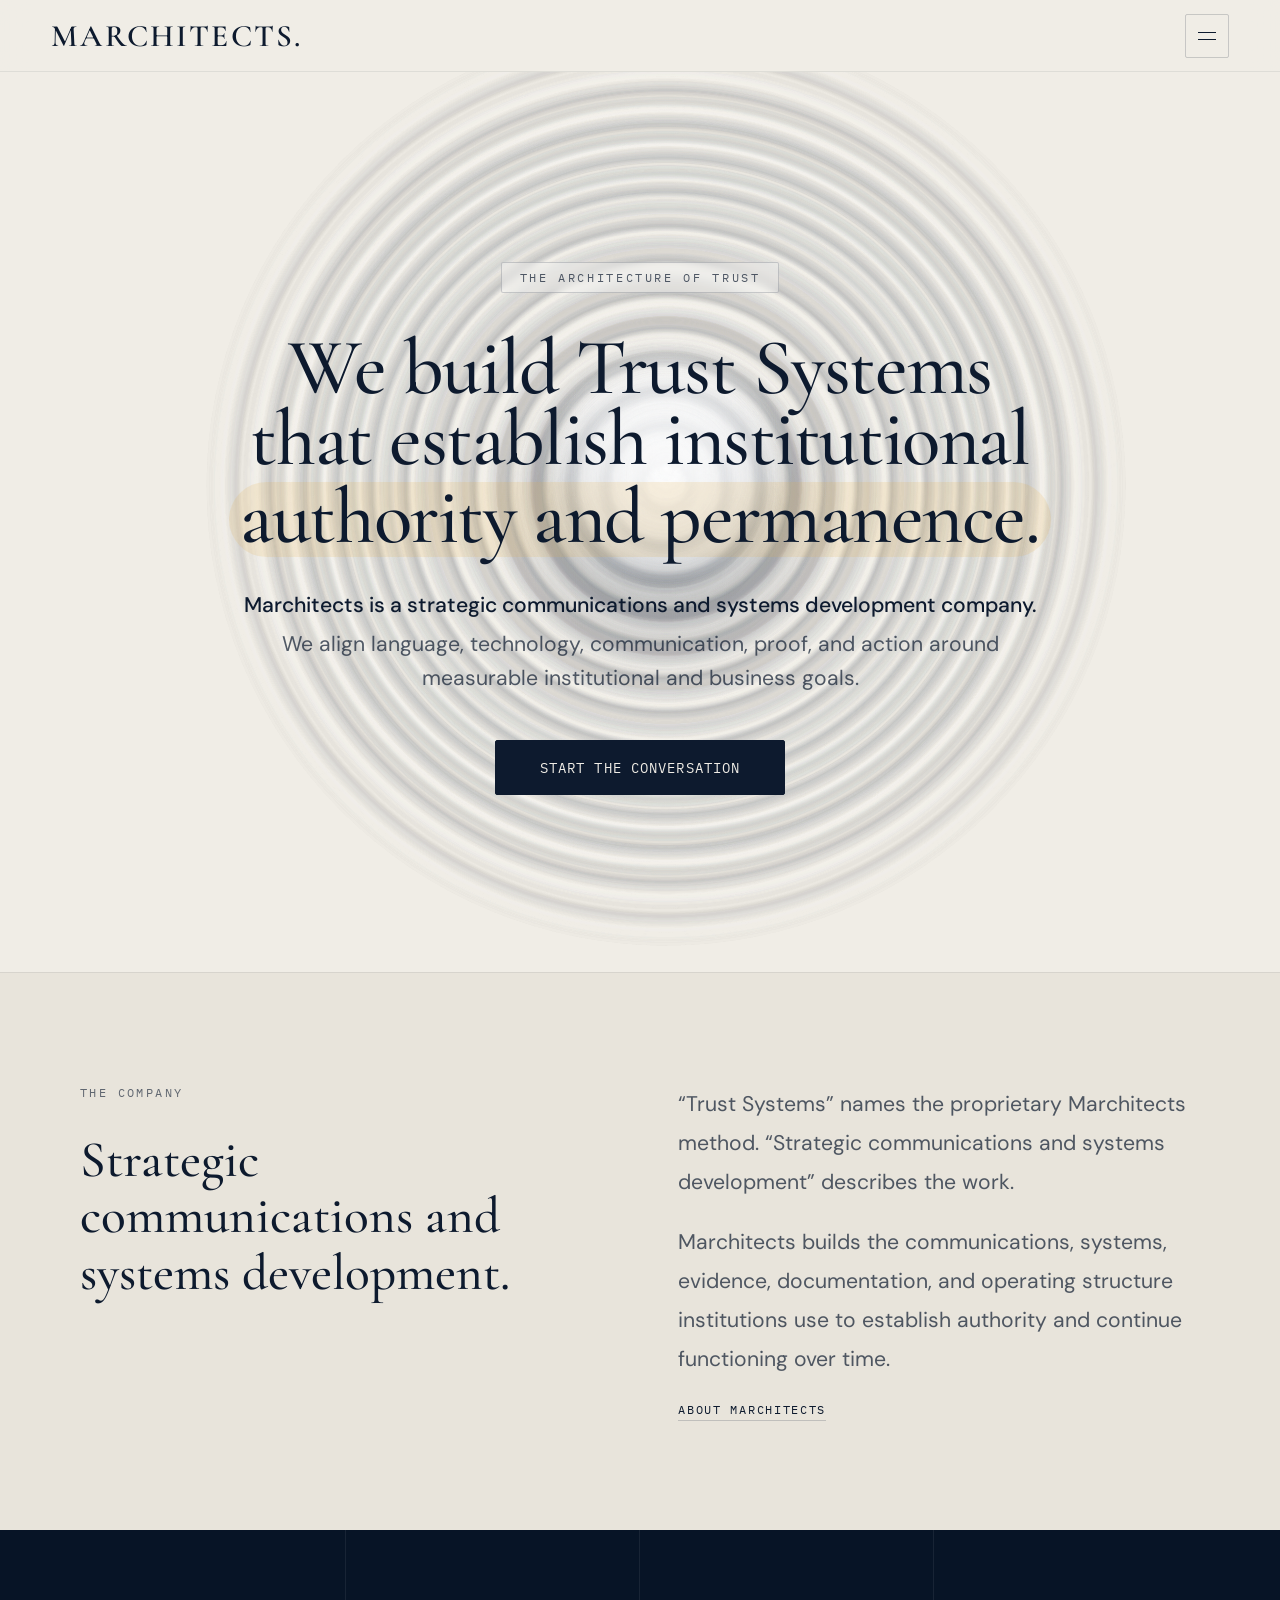
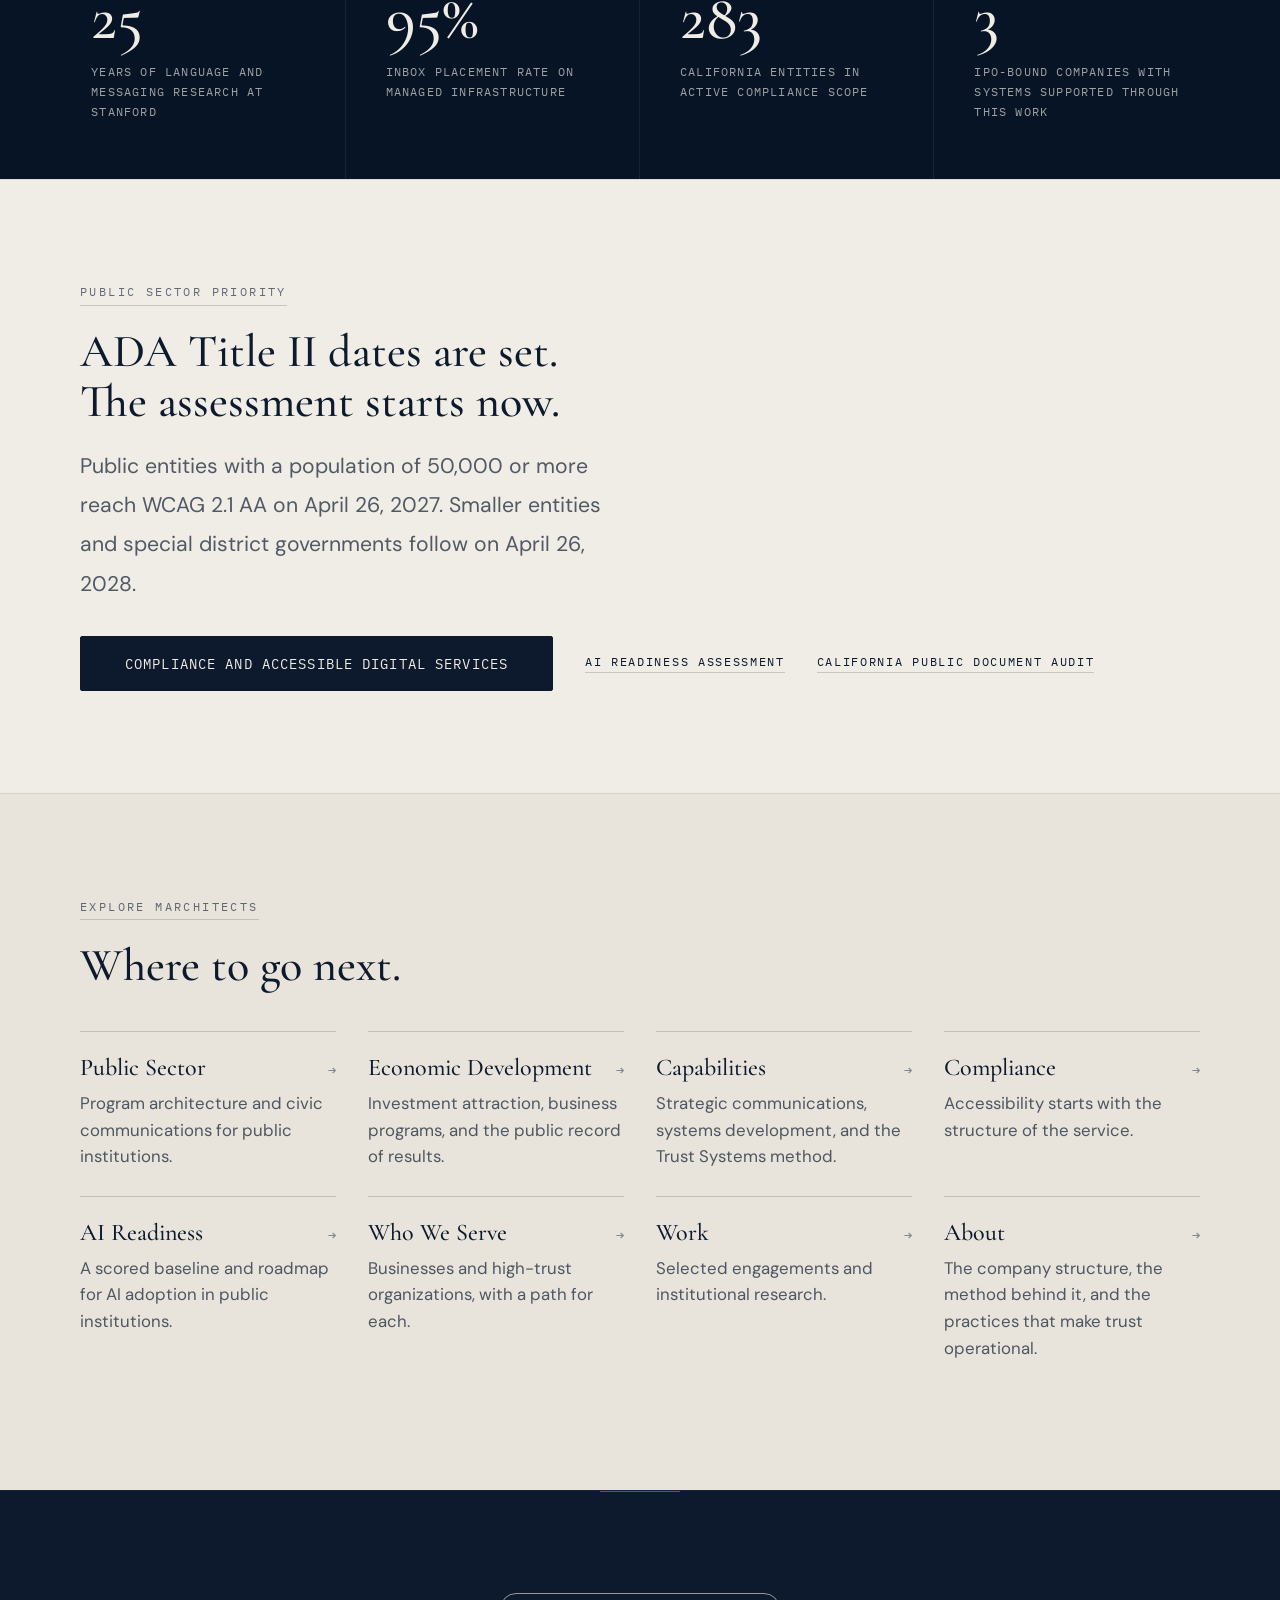
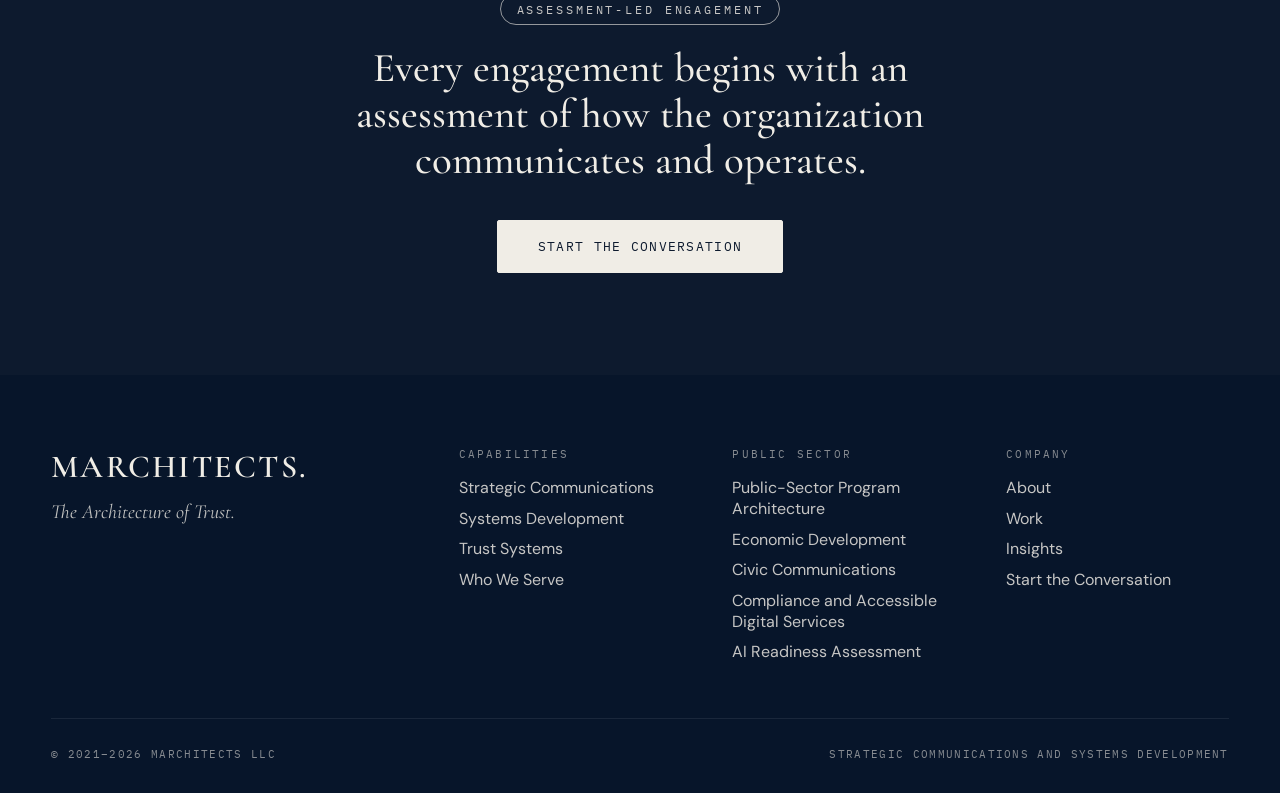
<file: index.html>
<!doctype html><html><head><meta charset=utf8><meta name=viewport content="width=device-width,initial-scale=1"><style>:root{color-scheme:light}body{margin:0;padding:0;font:14px -apple-system,BlinkMacSystemFont,sans-serif;background:#faf9f5;color:#141413}img{max-width:100%}[hidden]:not([hidden=until-found i]){display:none!important}</style></head><body>
<!DOCTYPE html>
<html lang="en" class="no-js">
<head>
<meta charset="UTF-8">
<meta name="viewport" content="width=device-width, initial-scale=1.0">
<title>Marchitects | The Architecture of Trust</title>
<meta name="description" content="We build Trust Systems that establish institutional authority and permanence. Marchitects is a strategic communications and systems development company.">
<link rel="canonical" href="https://www.marchitects.builders/">
<meta property="og:type" content="website">
<meta property="og:site_name" content="Marchitects">
<meta property="og:title" content="Marchitects | The Architecture of Trust">
<meta property="og:description" content="We build Trust Systems that establish institutional authority and permanence.">
<meta property="og:url" content="https://www.marchitects.builders/">
<link rel="icon" href="favicon.svg" type="image/svg+xml">
<link rel="icon" href="favicon.png" type="image/png">
<link rel="apple-touch-icon" href="apple-touch-icon.png">

<link rel="preconnect" href="https://fonts.googleapis.com">
<link rel="preconnect" href="https://fonts.gstatic.com" crossorigin>
<link href="https://fonts.googleapis.com/css2?family=Cormorant+Garamond:ital,wght@0,400;0,500;0,600;1,400;1,500&family=IBM+Plex+Mono:wght@400;500&family=DM+Sans:wght@300;400;500&display=swap" rel="stylesheet">
<link rel="stylesheet" href="assets/site.css">
<style>
/* ── Reset ─────────────────────────── */
*{box-sizing:border-box;margin:0;padding:0;}
html{scroll-behavior:smooth;font-size:16px;}
body{
  font-family:'DM Sans',sans-serif;
  background:#f0ede6;
  color:#0d1a2e;
  -webkit-font-smoothing:antialiased;
}

/* ── Design tokens ──────────────────── */
:root{
  --ink:       #0d1a2e;
  --ink-70:    rgba(13,26,46,.70);
  --ink-45:    rgba(13,26,46,.45);
  --ink-18:    rgba(13,26,46,.18);
  --ink-08:    rgba(13,26,46,.08);
  --paper:     #f0ede6;
  --paper-alt: #e8e4db;
  --white:     #ffffff;
  --gold:      #a8834a;
  --gold-lt:   rgba(168,131,74,.22);
  --max:       1120px;
  --pad:       clamp(1.25rem,4vw,4rem);

  /* ripple */
  --ripple-size:920px;
  --ripple-contrast:0.85;
  --ripple-soft:0.75;
}

/* ── Ripple ─────────────────────────── */
.water-ripple-css{
  position:absolute;
  top:46%;left:52%;
  width:var(--ripple-size);height:var(--ripple-size);
  transform:translate(-50%,-50%);
  border-radius:9999px;
  filter:blur(.2px);opacity:.9;
  pointer-events:none;z-index:0;
  will-change:transform,opacity;
  background:
    radial-gradient(circle at 50% 48%, rgba(255,255,255,.95) 0%, rgba(255,255,255,.55) 10%, transparent 18%),
    radial-gradient(circle at 50% 52%, rgba(13,26,46,.08) 0%, transparent 26%),
    repeating-radial-gradient(circle at 50% 50%,
      rgba(255,255,255,calc(.16*var(--ripple-contrast))) 0px, transparent 16px,
      rgba(13,26,46,calc(.10*var(--ripple-contrast))) 22px, transparent 34px);
  mask-image:radial-gradient(circle,#000 0%,#000 55%,transparent 78%);
  -webkit-mask-image:radial-gradient(circle,#000 0%,#000 55%,transparent 78%);
}
.water-ripple-css::before,.water-ripple-css::after{content:"";position:absolute;inset:0;border-radius:inherit;opacity:.9;}
.water-ripple-css::before{
  background:
    radial-gradient(circle at 50% 50%, rgba(255,255,255,.70) 0%, rgba(255,255,255,.10) 12%, transparent 22%),
    radial-gradient(circle at 50% 56%, rgba(13,26,46,.12) 0%, transparent 30%),
    repeating-radial-gradient(circle at 50% 50%,
      rgba(255,255,255,calc(.10*var(--ripple-contrast))) 0px, transparent 20px,
      rgba(13,26,46,calc(.07*var(--ripple-contrast))) 28px, transparent 42px);
  transform:scale(.86);opacity:calc(.72*var(--ripple-soft));filter:blur(.4px);
}
.water-ripple-css::after{transform:scale(1.06);opacity:calc(.40*var(--ripple-soft));filter:blur(.8px);background:inherit;}
@keyframes waterPulse{0%{transform:translate(-50%,-50%) scale(.84);opacity:0}18%{opacity:.95}60%{opacity:.55}100%{transform:translate(-50%,-50%) scale(1.06);opacity:0}}
@keyframes waterPulse2{0%{transform:translate(-50%,-50%) scale(.88);opacity:0}26%{opacity:.55}100%{transform:translate(-50%,-50%) scale(1.10);opacity:0}}
@keyframes waterPulse3{0%{transform:translate(-50%,-50%) scale(.92);opacity:0}34%{opacity:.35}100%{transform:translate(-50%,-50%) scale(1.14);opacity:0}}
.water-ripple-css.l1{animation:waterPulse  6.8s cubic-bezier(.16,1,.3,1) infinite;}
.water-ripple-css.l2{animation:waterPulse2 6.8s cubic-bezier(.16,1,.3,1) infinite;}
.water-ripple-css.l3{animation:waterPulse3 6.8s cubic-bezier(.16,1,.3,1) infinite;}

/* ── Hero ───────────────────────────── */
.hero{
  position:relative;overflow:hidden;
  min-height:100svh;
  display:flex;align-items:center;justify-content:center;
  text-align:center;
  padding:clamp(4.5rem,8vw,7rem) var(--pad) clamp(4rem,7vw,6rem);
  background:var(--paper);
}
.hero-inner{position:relative;z-index:1;max-width:var(--max);margin:0 auto;}
.hero-eyebrow{
  display:inline-block;
  font-family:'IBM Plex Mono',monospace;
  font-size:12px;letter-spacing:.22em;text-transform:uppercase;
  color:var(--ink-70);
  border:1px solid var(--ink-18);
  border-radius:2px;
  padding:.45rem 1.1rem;
  margin-bottom:2.5rem;
  background:rgba(255,255,255,.30);
  backdrop-filter:blur(4px);
  -webkit-backdrop-filter:blur(4px);
}
.hero-h1{
  font-family:'Cormorant Garamond',serif;
  font-size:clamp(4.9rem,7.1vw,8rem);
  font-weight:500;color:var(--ink);
  line-height:.84;margin-bottom:.25rem;
  letter-spacing:-.018em;
  text-align:center;
}
.hero-h1 span{display:block;}
.hero-highlight{
  display:inline-block;
  width:fit-content;
  margin-left:auto;
  margin-right:auto;
  padding:0 .14em .04em;
  border-radius:999px;
  background:rgba(227,172,69,.16);
}
.hero-subline{
  font-family:'Cormorant Garamond',serif;
  font-size:clamp(4.9rem,7.1vw,8rem);
  line-height:.84;
  margin-top:0;
  margin-bottom:.85rem;
  color:var(--ink);
  font-style:italic;
  font-weight:500;
  letter-spacing:-.018em;
  text-align:center;
}
.hero-sub{
  font-size:clamp(1.325rem,1.65vw,1.475rem);
  font-weight:400;color:var(--ink-70);
  line-height:1.6;max-width:52rem;
  margin:0 auto 2.75rem;
}
.hero-cta{
  display:inline-block;
  font-family:'IBM Plex Mono',monospace;
  font-size:.875rem;letter-spacing:.08em;text-transform:uppercase;
  background:var(--ink);color:var(--paper);
  padding:1.1rem 2.75rem;
  border:1px solid var(--ink);
  border-radius:2px;
  text-decoration:none;
  transition:background .22s,color .22s;
}
.hero-cta:hover{background:transparent;color:var(--ink);}


@media(max-width:900px){
  .hero{padding:7.5rem clamp(1rem,4vw,1.5rem) 4.5rem;}
  .hero-inner{max-width:960px;}
  .hero-h1{font-size:clamp(3rem,11.5vw,5.2rem);line-height:.9;}
  .hero-subline{font-size:clamp(3rem,11.5vw,5.2rem);line-height:.9;margin-bottom:.75rem;}
}
/* ── Is This You ────────────────────── */
.ity{
  background:var(--paper-alt);
  padding:7rem var(--pad);
  border-top:1px solid var(--ink-08);
}
.ity-inner{
  max-width:var(--max);margin:0 auto;
  display:grid;grid-template-columns:1fr 1fr;gap:clamp(3rem,6vw,6rem);
  align-items:start;text-align:left;
}
.ity-label{
  font-family:'IBM Plex Mono',monospace;
  font-size:12px;letter-spacing:.2em;text-transform:uppercase;
  color:rgba(13,26,46,.62);margin-bottom:2rem;
}
.ity-h{
  font-family:'Cormorant Garamond',serif;
  font-size:clamp(2.8rem,4vw,4.2rem);
  font-weight:500;color:var(--ink);line-height:1.1;
  margin-bottom:2.5rem;
}
.ity-body{
  font-size:1.325rem;font-weight:400;
  color:var(--ink-70);line-height:1.85;margin-bottom:1.25rem;
}
.ity-close{
  font-family:'Cormorant Garamond',serif;
  font-size:clamp(1.5rem,2vw,1.9rem);font-weight:500;font-style:italic;color:var(--ink);
  margin-top:2rem;display:block;
}

/* ── Proof Bar ──────────────────────── */
.proof-bar{
  display:grid;grid-template-columns:repeat(4,1fr);
  background:#071426;
  padding:0 var(--pad);
}
.proof-cell{
  padding:3.5rem 2.5rem;
  border-right:1px solid rgba(255,255,255,.07);
}
.proof-cell:last-child{border-right:none;}
.proof-num{
  font-family:'Cormorant Garamond',serif;
  font-size:clamp(3.6rem,5vw,5rem);font-weight:500;
  color:var(--paper);line-height:1;margin-bottom:.75rem;
}
.proof-label{
  font-family:'IBM Plex Mono',monospace;
  font-size:12px;letter-spacing:.1em;text-transform:uppercase;
  color:rgba(240,237,230,.65);line-height:1.7;
}

/* ── Section shell ──────────────────── */
.section{
  padding:clamp(4rem,8vw,7rem) var(--pad);
  border-top:1px solid var(--ink-08);
}
.section.alt{background:var(--paper-alt);}
.sec-inner{max-width:var(--max);margin:0 auto;}

.sec-tag{
  display:inline-block;
  font-family:'IBM Plex Mono',monospace;
  font-size:12px;letter-spacing:.2em;text-transform:uppercase;
  color:rgba(13,26,46,.62);
  padding-bottom:.35rem;
  border-bottom:1px solid var(--ink-18);
  margin-bottom:1.25rem;
}
.sec-h{
  font-family:'Cormorant Garamond',serif;
  font-size:clamp(2.4rem,3.6vw,3.6rem);
  font-weight:500;color:var(--ink);
  line-height:1.1;margin-bottom:1.25rem;max-width:680px;
}
.sec-b{
  font-size:1.325rem;font-weight:400;
  color:var(--ink-70);line-height:1.85;
  max-width:560px;margin-bottom:1.25rem;
}
.tm-mark{font-size:.48em;vertical-align:super;letter-spacing:0;font-style:normal;}

/* ── Two-col intro grid ─────────────── */
.intro-grid{
  display:grid;grid-template-columns:1fr 1fr;gap:4rem;align-items:center;
}
@media(max-width:860px){.intro-grid{grid-template-columns:1fr;gap:2.5rem;}}

/* ── Premium cards ──────────────────── */
/* Framework steps — full-width list */
.framework-list{margin-top:3.5rem;display:grid;grid-template-columns:repeat(3,1fr);gap:clamp(2.5rem,5vw,5rem);}
.framework-step{
  display:block;
  padding:0;
  border-top:1px solid var(--ink-08);
  transition:background .22s;
}
.framework-step:last-child{border-bottom:none;}
.step-num{
  font-family:'IBM Plex Mono',monospace;
  font-size:12px;letter-spacing:.1em;color:rgba(13,26,46,.62);
  margin-bottom:.75rem;
}
.step-title{
  font-family:'Cormorant Garamond',serif;
  font-size:clamp(1.6rem,2vw,2.1rem);font-weight:500;color:var(--ink);margin-bottom:.65rem;
}
.step-body{
  font-size:1.125rem;font-weight:400;
  color:var(--ink-70);line-height:1.75;
  margin-bottom:1.1rem;max-width:600px;
}
.outcome-row{
  display:inline-flex;align-items:baseline;gap:.75rem;
  padding:.55rem 1rem;
  background:var(--paper);
  border:1px solid var(--ink-08);
  border-radius:2px;
}
.section.alt .outcome-row{background:var(--white);}
.outcome-label{
  font-family:'IBM Plex Mono',monospace;
  font-size:12px;letter-spacing:.14em;text-transform:uppercase;
  color:rgba(13,26,46,.62);
}
.outcome-text{font-size:1.05rem;font-weight:500;color:var(--ink);}

/* Case cards — editorial, 3-col */
.cases-grid{
  display:grid;grid-template-columns:repeat(3,1fr);
  margin-top:3rem;
  border:1px solid var(--ink-18);
}
.case-card{
  padding:3rem 2.5rem;
  border-right:1px solid var(--ink-18);
  position:relative;
  background:var(--paper);
  transition:background .25s;
  /* Top gold accent — the McKinsey/consulting signal */
  border-top:2px solid var(--gold);
}
.case-card:last-child{border-right:none;}
.case-card:hover{background:var(--white);}
.case-industry{
  font-family:'IBM Plex Mono',monospace;
  font-size:12px;letter-spacing:.14em;text-transform:uppercase;
  color:rgba(13,26,46,.62);margin-bottom:.65rem;
}
.case-name{
  font-family:'Cormorant Garamond',serif;
  font-size:1.95rem;font-weight:500;color:var(--ink);
  line-height:1.15;margin-bottom:.7rem;white-space:nowrap;
}
.case-status{
  font-family:'IBM Plex Mono',monospace;
  font-size:12px;letter-spacing:.1em;text-transform:uppercase;
  color:rgba(13,26,46,.62);margin-bottom:1.1rem;
}
.case-body{
  font-size:1.105rem;font-weight:400;
  color:var(--ink-70);line-height:1.7;
}

/* Testimonial cards — white, left-rail accent */
.tgrid{
  display:grid;grid-template-columns:repeat(3,1fr);
  gap:1.5rem;margin-top:3rem;
}
#testimonials{background:#071426;}
#testimonials .sec-tag,#testimonials .sec-h{color:var(--paper);}
#testimonials .sec-tag{border-bottom-color:rgba(255,255,255,.24);}
.tcard{
  background:var(--white);
  border:1px solid var(--ink-08);
  /* Left navy rail — editorial signal */
  border-left:3px solid var(--ink);
  padding:2.25rem 2rem;
  display:flex;flex-direction:column;
  transition:box-shadow .25s,transform .25s;
}
.tcard:hover{
  box-shadow:0 12px 40px rgba(13,26,46,.08);
  transform:translateY(-3px);
}
.tquote{
  font-family:'Cormorant Garamond',serif;
  font-size:1.18rem;font-style:italic;
  color:var(--ink);line-height:1.7;
  flex:1;margin:1.2rem 0 1.35rem;
  padding-top:1rem;border-top:1px solid var(--ink-08);
}
.t-divider{height:1px;background:var(--ink-08);margin-bottom:1.25rem;}
.tattrib-name{font-size:1.05rem;font-weight:500;color:var(--ink);margin-bottom:.2rem;}
.tattrib-co{
  font-family:'IBM Plex Mono',monospace;
  font-size:12px;letter-spacing:.1em;text-transform:uppercase;color:rgba(13,26,46,.62);
}

/* FAQ */
.faq-list{margin-top:2.5rem;max-width:780px;}
.faq-item{
  border-top:1px solid var(--ink-08);
  padding:1.35rem 0;
}
.faq-item:last-child{border-bottom:1px solid var(--ink-08);}
.faq-question{
  list-style:none;
  cursor:pointer;
  display:flex;
  align-items:center;
  justify-content:space-between;
  gap:2rem;
}
.faq-question::-webkit-details-marker{display:none;}
.faq-question::marker{content:"";}
.faq-q{
  font-family:'Cormorant Garamond',serif;
  font-size:1.12rem;font-weight:500;color:var(--ink);
  line-height:1.45;
}
.faq-icon{
  font-size:1.5rem;
  line-height:1;
  color:var(--ink);
  transition:transform 180ms ease;
  flex-shrink:0;
}
.faq-item[open] .faq-icon{transform:rotate(45deg);}
.faq-answer{margin-top:1rem;max-width:52rem;}
.faq-a{font-size:1.125rem;font-weight:400;color:var(--ink-70);line-height:1.75;}


.faq-section .faq-header{
  text-align:center;
  margin-left:auto;
  margin-right:auto;
  max-width:56rem;
}
.faq-section .section-label,
.faq-label{
  display:block;
  text-align:center;
  color:rgba(10,20,35,.72);
  font-size:.78rem;
  letter-spacing:.32em;
  font-weight:500;
  text-transform:uppercase;
  margin-bottom:1.25rem;
}
.faq-section .section-h2,
.faq-title{
  text-align:center;
  margin-left:auto;
  margin-right:auto;
  margin-bottom:2.5rem;
}
.faq-list,
.faq-accordion{
  max-width:68rem;
  margin-left:auto;
  margin-right:auto;
  width:100%;
}
.faq-item{width:100%;}
.faq-question{
  display:flex;
  justify-content:space-between;
  align-items:center;
  text-align:left;
}
.faq-answer,
.faq-a{
  text-align:left;
  max-width:52rem;
}

/* ── Closing ────────────────────────── */
.closing{
  background:var(--ink);
  padding:clamp(4rem,8vw,7rem) var(--pad);
  text-align:center;
  border-top:1px solid rgba(255,255,255,.04);
  position:relative;overflow:hidden;
}
/* Subtle top gold line on closing */
.closing::before{
  content:"";
  position:absolute;top:0;left:50%;transform:translateX(-50%);
  width:80px;height:1px;
  background:var(--gold);
  opacity:.6;
}
.closing-inner{max-width:600px;margin:0 auto;position:relative;z-index:1;}
.closing-eyebrow{
  display:inline-block;
  font-family:'IBM Plex Mono',monospace;
  font-size:12px;letter-spacing:.24em;text-transform:uppercase;
  color:rgba(240,237,230,.82);margin-bottom:1.35rem;
  border:1px solid rgba(240,237,230,.6);
  border-radius:999px;
  padding:.45rem .95rem;
}
.closing-h{
  font-family:'Cormorant Garamond',serif;
  font-size:clamp(2rem,3.2vw,2.9rem);
  font-weight:500;color:var(--paper);
  line-height:1.12;margin-bottom:1rem;max-width:700px;margin-left:auto;margin-right:auto;
}
.closing-sub{
  font-size:1.325rem;font-weight:400;
  color:rgba(240,237,230,.70);
  line-height:1.85;margin-bottom:2.75rem;
}
.btn-light{
  display:inline-block;
  font-family:'IBM Plex Mono',monospace;
  font-size:.8rem;letter-spacing:.1em;text-transform:uppercase;
  background:var(--paper);color:var(--ink);
  padding:1.05rem 2.5rem;
  border:1px solid var(--paper);
  border-radius:2px;text-decoration:none;
  transition:background .22s,color .22s;
}
.btn-light:hover{background:transparent;color:var(--paper);}

/* ── Fade on scroll ──────────────────── */
.fade{opacity:0;transform:translateY(22px);transition:opacity .75s ease,transform .75s ease;}
.fade.up{opacity:1;transform:translateY(0);}
/* ensure grid parents don't clip the lift */
.ity-inner,.intro-grid,.framework-grid,.case-grid,.tcard-grid{overflow:visible;}

/* ── Mobile ──────────────────────────── */
@media(max-width:860px){
  .ity-inner,.intro-grid{grid-template-columns:1fr;gap:2.5rem;}
  .framework-list{grid-template-columns:1fr;}
  .proof-bar{grid-template-columns:1fr 1fr;}
  .cases-grid{grid-template-columns:1fr;border-right:none;}
  .case-card{border-right:none;border-bottom:1px solid var(--ink-18);}
  .case-card:last-child{border-bottom:none;}
  .tgrid{grid-template-columns:1fr;}
}
@media(max-width:600px){
  .proof-bar{grid-template-columns:1fr;}
}

/* ── Hero copy: approved headline sizing (text only; ripple rules above unchanged) ── */
.hero-h1{font-size:clamp(4.2rem,6.2vw,7rem);line-height:.9;margin-bottom:2rem;}
.hero-h1 .hero-highlight{margin-top:.08em;}
.hero-sub strong{display:block;text-wrap:balance;font-weight:500;color:var(--ink);margin-bottom:.35rem;}
@media(max-width:900px){
  .hero-h1{font-size:clamp(2.6rem,9.6vw,4.4rem);line-height:.95;margin-bottom:1.5rem;}
}
@media(max-width:600px){
  .hero-h1{text-wrap:balance;}
  .hero-h1 span{display:inline;}
  .hero-h1 .hero-highlight{display:inline-block;margin-top:.12em;}
}

/* ── Home closing spacing ─────────────── */
.closing-inner{max-width:720px;}
.closing-h{margin-bottom:2.25rem;}

/* ── Home site index ─────────────────── */
.site-index{list-style:none;display:grid;grid-template-columns:repeat(4,minmax(0,1fr));column-gap:clamp(1.5rem,3vw,3rem);margin-top:2.5rem;}
.site-index li{border-top:1px solid var(--ink-18);}
.site-index a{display:block;padding:1.35rem 0 1.6rem;text-decoration:none;color:inherit;}
.site-index .si-title{display:flex;justify-content:space-between;align-items:baseline;gap:1rem;font-family:'Cormorant Garamond',serif;font-size:clamp(1.6rem,2vw,1.95rem);font-weight:500;color:var(--ink);line-height:1.2;}
.site-index .si-title::after{content:"\2192";font-family:'IBM Plex Mono',monospace;font-size:.9rem;color:var(--ink-45);transition:transform .25s ease,color .25s ease;}
.site-index a:hover .si-title{font-style:italic;}
.site-index a:hover .si-title::after{transform:translateX(4px);color:var(--ink);}
.site-index .si-desc{display:block;margin-top:.45rem;font-size:1.05rem;color:var(--ink-70);line-height:1.6;max-width:22rem;}
@media(min-width:1280px){.site-index{column-gap:2rem;}.site-index .si-title{font-size:1.5rem;white-space:nowrap;}}
@media(max-width:1279px){.site-index{grid-template-columns:repeat(2,minmax(0,1fr));}.site-index .si-desc{max-width:28rem;}}
@media(max-width:600px){.site-index{grid-template-columns:1fr;}.site-index a{padding:1.1rem 0 1.25rem;}.site-index .si-desc{font-size:1rem;}}
</style>
</head>
<body>

<!-- ── Navigation ─────────────────────────────────────── -->
<a class="skip-link" href="#main">Skip to content</a>
<header class="site-nav" id="navbar">
  <a href="index.html" class="nav-brand" aria-label="Marchitects home">Marchitects.</a>
  <nav aria-label="Primary">
  <ul class="nav-links">
    <li><a href="capabilities/index.html">Capabilities</a></li>
    <li><a href="who-we-serve/index.html">Who We Serve</a></li>
    <li><a href="public-sector/index.html">Public Sector</a></li>
    <li><a href="compliance/index.html">Compliance</a></li>
    <li><a href="ai-readiness/index.html">AI Readiness</a></li>
    <li><a href="work/index.html">Work</a></li>
    <li><a href="insights/index.html">Insights</a></li>
    <li><a href="about/index.html">About</a></li>
  </ul>
  </nav>
  <a href="contact/index.html" class="nav-cta">Start the Conversation</a>
  <button class="nav-toggle" type="button" aria-expanded="false" aria-controls="mobile-menu" aria-label="Open menu"><span></span><span></span></button>
</header>
<div class="mobile-menu" id="mobile-menu">
  <nav aria-label="Mobile">
  <ul>
    <li><a href="capabilities/index.html">Capabilities<span class="mm-num">01</span></a></li>
    <li><a href="who-we-serve/index.html">Who We Serve<span class="mm-num">02</span></a></li>
    <li><a href="public-sector/index.html">Public Sector<span class="mm-num">03</span></a></li>
    <li><a href="compliance/index.html">Compliance<span class="mm-num">04</span></a></li>
    <li><a href="ai-readiness/index.html">AI Readiness<span class="mm-num">05</span></a></li>
    <li><a href="work/index.html">Work<span class="mm-num">06</span></a></li>
    <li><a href="insights/index.html">Insights<span class="mm-num">07</span></a></li>
    <li><a href="about/index.html">About<span class="mm-num">08</span></a></li>
  </ul>
  <a class="mm-cta" href="contact/index.html">Start the Conversation</a>
  </nav>
</div>

<main id="main">
<!-- ── Hero ───────────────────────────────────────────── -->
<section class="hero">
  <div class="water-ripple-css l1" aria-hidden="true"></div>
  <div class="water-ripple-css l2" style="animation-delay:1.7s" aria-hidden="true"></div>
  <div class="water-ripple-css l3" style="animation-delay:3.4s" aria-hidden="true"></div>
  <div class="hero-inner">
    <span class="hero-eyebrow">The Architecture of Trust</span>
    <h1 class="hero-h1">
      <span>We build Trust Systems</span>
      <span>that establish institutional</span>
      <span class="hero-highlight">authority and permanence.</span>
    </h1>
    <p class="hero-sub"><strong>Marchitects is a strategic communications and systems development company.</strong> We align language, technology, communication, proof, and action around measurable institutional and business goals.</p>
    <a href="contact/index.html" class="hero-cta">Start the Conversation</a>
  </div>
</section>

<!-- ── Company definition ───────────────────────────────── -->
<section class="ity">
  <div class="ity-inner" style="overflow:visible">
    <div class="fade" style="overflow:visible">
      <p class="ity-label">The company</p>
      <h2 class="ity-h">Strategic communications and systems development.</h2>
    </div>
    <div class="fade" style="overflow:visible;transition-delay:.18s">
      <p class="ity-body">&ldquo;Trust Systems&rdquo; names the proprietary Marchitects method. &ldquo;Strategic communications and systems development&rdquo; describes the work.</p>
      <p class="ity-body">Marchitects builds the communications, systems, evidence, documentation, and operating structure institutions use to establish authority and continue functioning over time.</p>
      <a class="text-link ity-link" href="about/index.html">About Marchitects</a>
    </div>
  </div>
</section>

<!-- ── Proof Bar ───────────────────────────────────────── -->
<div class="proof-bar">
  <div class="proof-cell fade">
    <div class="proof-num">25</div>
    <div class="proof-label">Years of language and messaging research at Stanford</div>
  </div>
  <div class="proof-cell fade">
    <div class="proof-num">95%</div>
    <div class="proof-label">Inbox placement rate on managed infrastructure</div>
  </div>
  <div class="proof-cell fade">
    <div class="proof-num">283</div>
    <div class="proof-label">California entities in active compliance scope</div>
  </div>
  <div class="proof-cell fade">
    <div class="proof-num">3</div>
    <div class="proof-label">IPO-bound companies with systems supported through this work</div>
  </div>
</div>

<!-- ── Public sector priority ───────────────────────────── -->
<section class="section" id="public-sector-priority">
  <div class="sec-inner">
    <span class="sec-tag fade">Public sector priority</span>
    <h2 class="sec-h fade">ADA Title II dates are set. The assessment starts now.</h2>
    <p class="sec-b fade">Public entities with a population of 50,000 or more reach WCAG 2.1 AA on April 26, 2027. Smaller entities and special district governments follow on April 26, 2028.</p>
    <div class="fade" style="display:flex;flex-wrap:wrap;gap:1.25rem 2rem;align-items:center;margin-top:2rem">
      <a class="hero-cta" href="compliance/index.html">Compliance and Accessible Digital Services</a>
      <a class="text-link" href="ai-readiness/index.html">AI Readiness Assessment</a>
      <a class="text-link" href="work/index.html#public-sector">California Public Document Audit</a>
    </div>
  </div>
</section>

<!-- ── Site index ───────────────────────────────────────── -->
<section class="section alt site-index-section" id="explore">
  <div class="sec-inner">
    <span class="sec-tag fade">Explore Marchitects</span>
    <h2 class="sec-h fade">Where to go next.</h2>
    <ul class="site-index fade">
      <li><a href="public-sector/index.html"><span class="si-title">Public Sector</span><span class="si-desc">Program architecture and civic communications for public institutions.</span></a></li>
      <li><a href="economic-development/index.html"><span class="si-title">Economic Development</span><span class="si-desc">Investment attraction, business programs, and the public record of results.</span></a></li>
      <li><a href="capabilities/index.html"><span class="si-title">Capabilities</span><span class="si-desc">Strategic communications, systems development, and the Trust Systems method.</span></a></li>
      <li><a href="compliance/index.html"><span class="si-title">Compliance</span><span class="si-desc">Accessibility starts with the structure of the service.</span></a></li>
      <li><a href="ai-readiness/index.html"><span class="si-title">AI Readiness</span><span class="si-desc">A scored baseline and roadmap for AI adoption in public institutions.</span></a></li>
      <li><a href="who-we-serve/index.html"><span class="si-title">Who We Serve</span><span class="si-desc">Businesses and high-trust organizations, with a path for each.</span></a></li>
      <li><a href="work/index.html"><span class="si-title">Work</span><span class="si-desc">Selected engagements and institutional research.</span></a></li>
      <li><a href="about/index.html"><span class="si-title">About</span><span class="si-desc">The company structure, the method behind it, and the practices that make trust operational.</span></a></li>
    </ul>
  </div>
</section>

<!-- ── Closing CTA ─────────────────────────────────────── -->
<section class="closing">
  <div class="closing-inner fade">
    <span class="closing-eyebrow">Assessment-led engagement</span>
    <h2 class="closing-h">Every engagement begins with an assessment of how the organization communicates and operates.</h2>
    <a href="contact/index.html" class="btn-light">Start the Conversation</a>
  </div>
</section>

</main>

<!-- ── Footer ──────────────────────────────────────────── -->
<footer class="site-footer">
  <div class="footer-inner">
    <div class="footer-grid">
      <div>
        <a href="index.html" class="footer-mark">Marchitects.</a>
        <p class="footer-tag">The Architecture of Trust.</p>
      </div>
      <div class="footer-col">
        <h2>Capabilities</h2>
        <ul>
          <li><a href="capabilities/index.html#strategic-communications">Strategic Communications</a></li>
          <li><a href="capabilities/index.html#systems-development">Systems Development</a></li>
          <li><a href="capabilities/index.html#trust-systems">Trust Systems</a></li>
          <li><a href="who-we-serve/index.html">Who We Serve</a></li>
        </ul>
      </div>
      <div class="footer-col">
        <h2>Public Sector</h2>
        <ul>
          <li><a href="public-sector/index.html">Public-Sector Program Architecture</a></li>
          <li><a href="economic-development/index.html">Economic Development</a></li>
          <li><a href="public-sector/index.html#civic-communications">Civic Communications</a></li>
          <li><a href="compliance/index.html">Compliance and Accessible Digital Services</a></li>
          <li><a href="ai-readiness/index.html">AI Readiness Assessment</a></li>
        </ul>
      </div>
      <div class="footer-col">
        <h2>Company</h2>
        <ul>
          <li><a href="about/index.html">About</a></li>
          <li><a href="work/index.html">Work</a></li>
          <li><a href="insights/index.html">Insights</a></li>
          <li><a href="contact/index.html">Start the Conversation</a></li>
        </ul>
      </div>
    </div>
    <div class="footer-base">
      <span>&copy; 2021&ndash;2026 Marchitects LLC</span>
      <span>Strategic communications and systems development</span>
    </div>
  </div>
</footer>
<script src="assets/site.js" defer></script>
</body>
</html>

</body></html>
</file>
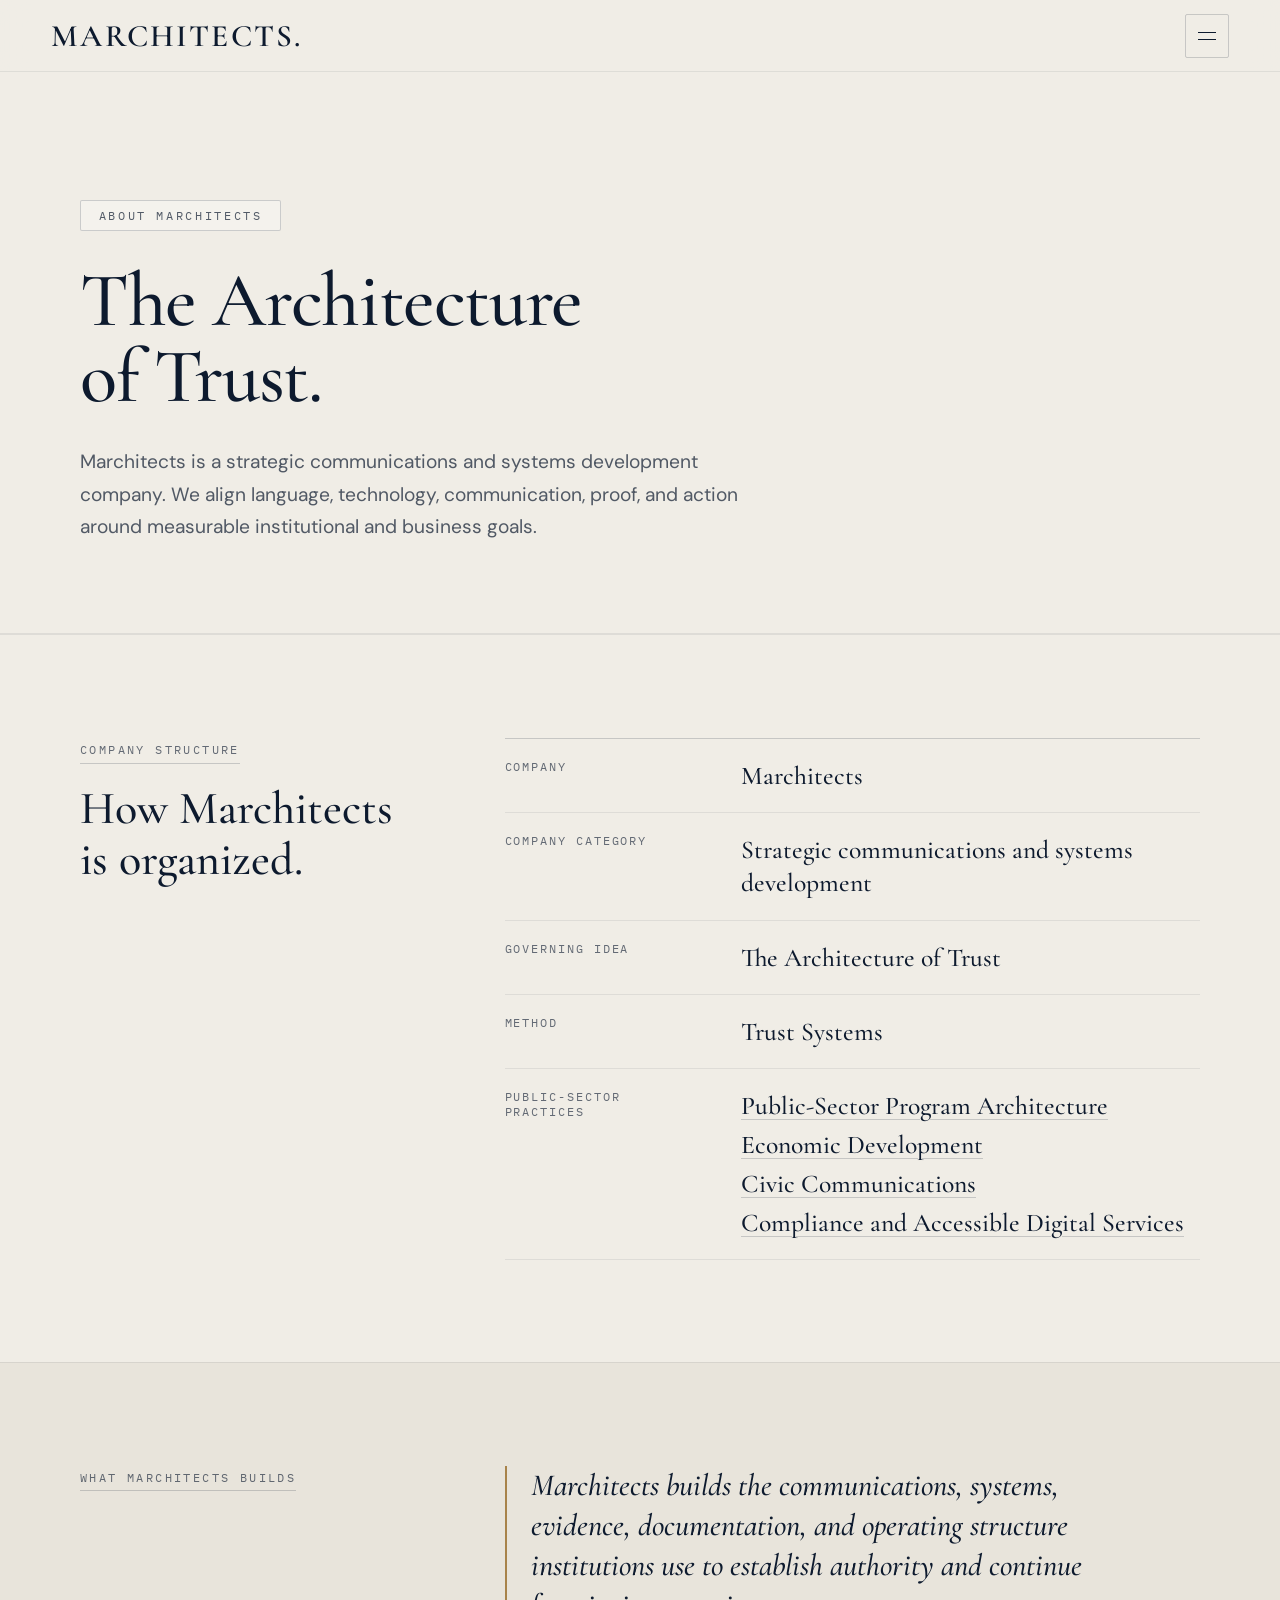
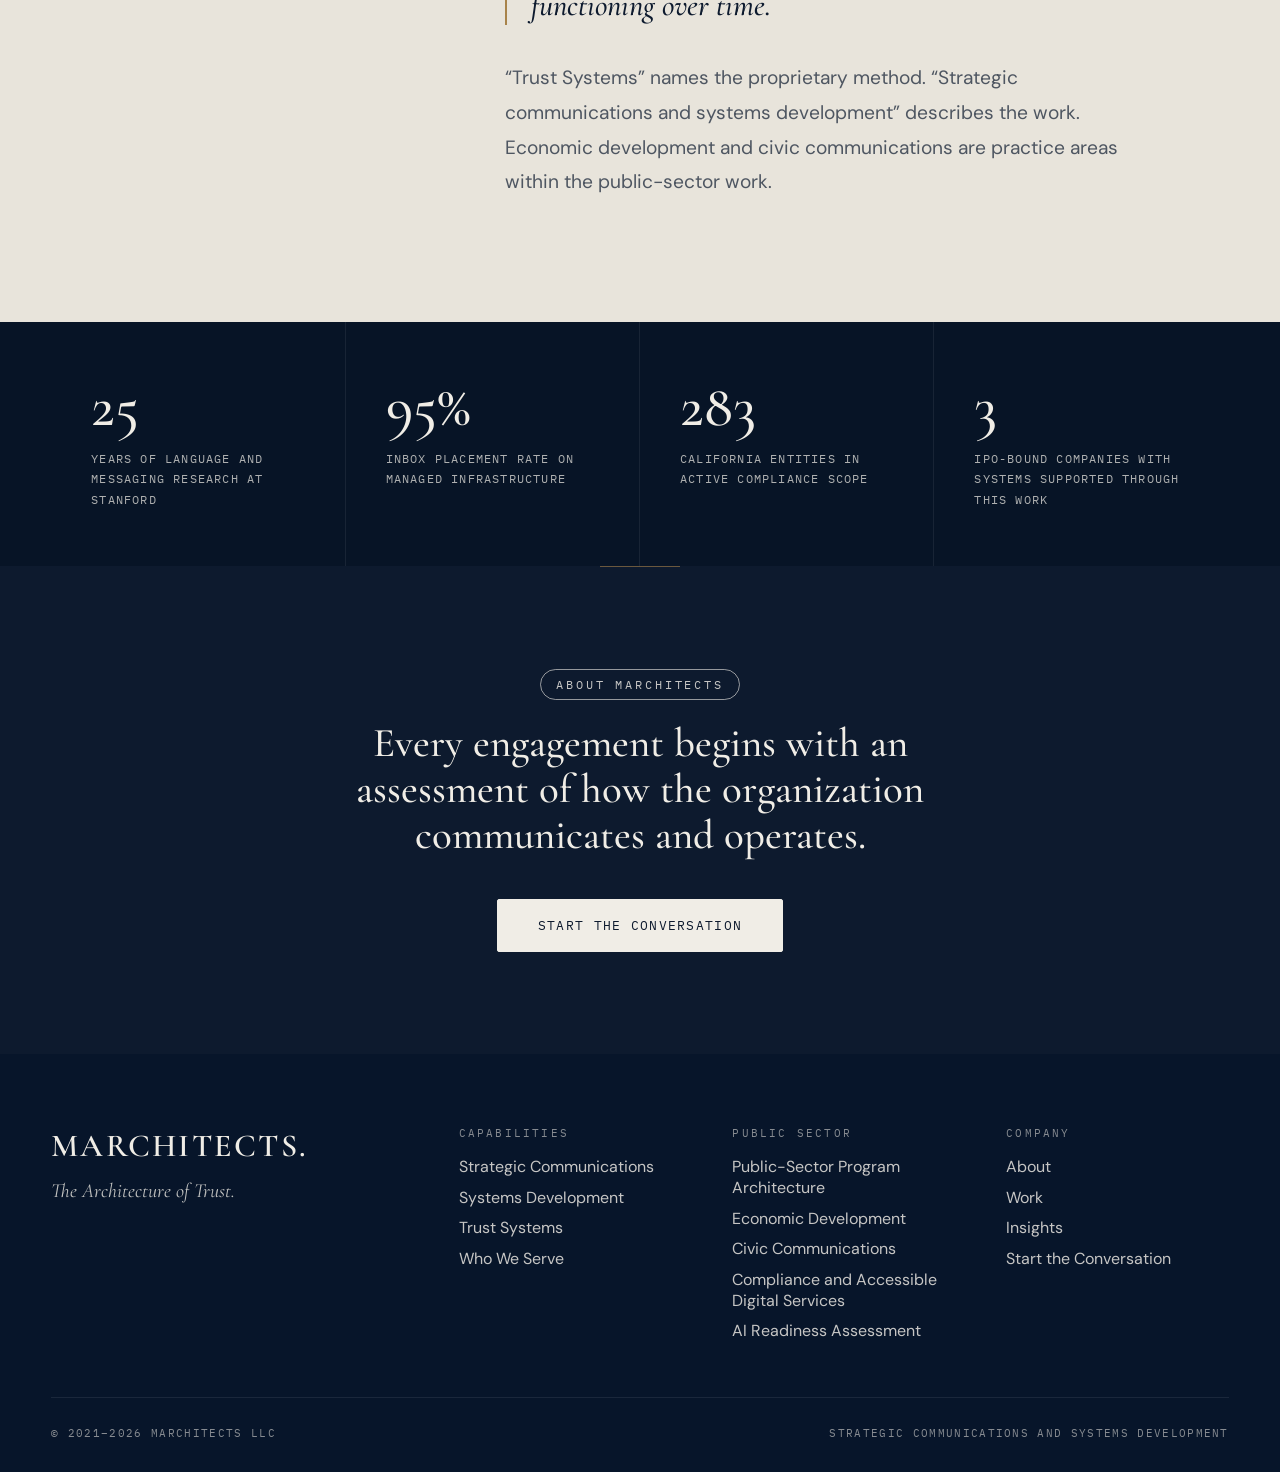
<file: about/index.html>
<!DOCTYPE html>
<html lang="en" class="no-js">
<head>
<meta charset="UTF-8">
<meta name="viewport" content="width=device-width, initial-scale=1.0">
<title>About | Marchitects</title>
<meta name="description" content="Marchitects is a strategic communications and systems development company. The governing idea is the Architecture of Trust. The method is Trust Systems.">
<meta name="robots" content="index,follow">
<link rel="canonical" href="https://www.marchitects.builders/about/">
<meta property="og:type" content="website">
<meta property="og:site_name" content="Marchitects">
<meta property="og:title" content="About | Marchitects">
<meta property="og:description" content="Marchitects is a strategic communications and systems development company. The governing idea is the Architecture of Trust. The method is Trust Systems.">
<meta property="og:url" content="https://www.marchitects.builders/about/">
<link rel="icon" href="../favicon.svg" type="image/svg+xml">
<link rel="icon" href="../favicon.png" type="image/png">
<link rel="apple-touch-icon" href="../apple-touch-icon.png">

<link rel="preconnect" href="https://fonts.googleapis.com">
<link rel="preconnect" href="https://fonts.gstatic.com" crossorigin>
<link href="https://fonts.googleapis.com/css2?family=Cormorant+Garamond:ital,wght@0,400;0,500;0,600;1,400;1,500&family=IBM+Plex+Mono:wght@400;500&family=DM+Sans:wght@300;400;500&display=swap" rel="stylesheet">
<link rel="stylesheet" href="../assets/site.css">
</head>
<body>
<a class="skip-link" href="#main">Skip to content</a>
<header class="site-nav" id="navbar">
  <a href="../index.html" class="nav-brand" aria-label="Marchitects home">Marchitects.</a>
  <nav aria-label="Primary">
  <ul class="nav-links">
    <li><a href="../capabilities/index.html">Capabilities</a></li>
    <li><a href="../who-we-serve/index.html">Who We Serve</a></li>
    <li><a href="../public-sector/index.html">Public Sector</a></li>
    <li><a href="../compliance/index.html">Compliance</a></li>
    <li><a href="../ai-readiness/index.html">AI Readiness</a></li>
    <li><a href="../work/index.html">Work</a></li>
    <li><a href="../insights/index.html">Insights</a></li>
    <li><a href="../about/index.html" aria-current="page">About</a></li>
  </ul>
  </nav>
  <a href="../contact/index.html" class="nav-cta">Start the Conversation</a>
  <button class="nav-toggle" type="button" aria-expanded="false" aria-controls="mobile-menu" aria-label="Open menu"><span></span><span></span></button>
</header>
<div class="mobile-menu" id="mobile-menu">
  <nav aria-label="Mobile">
  <ul>
    <li><a href="../capabilities/index.html">Capabilities<span class="mm-num">01</span></a></li>
    <li><a href="../who-we-serve/index.html">Who We Serve<span class="mm-num">02</span></a></li>
    <li><a href="../public-sector/index.html">Public Sector<span class="mm-num">03</span></a></li>
    <li><a href="../compliance/index.html">Compliance<span class="mm-num">04</span></a></li>
    <li><a href="../ai-readiness/index.html">AI Readiness<span class="mm-num">05</span></a></li>
    <li><a href="../work/index.html">Work<span class="mm-num">06</span></a></li>
    <li><a href="../insights/index.html">Insights<span class="mm-num">07</span></a></li>
    <li><a href="../about/index.html" aria-current="page">About<span class="mm-num">08</span></a></li>
  </ul>
  <a class="mm-cta" href="../contact/index.html">Start the Conversation</a>
  </nav>
</div>
<main id="main">
<section class="page-hero">
  <div class="page-hero-inner">
    <div class="fade">
      <span class="eyebrow">About Marchitects</span>
      <h1 class="page-h1">The Architecture of Trust.</h1>
      <p class="page-lede">Marchitects is a strategic communications and systems development company. We align language, technology, communication, proof, and action around measurable institutional and business goals.</p>
    </div>
  </div>
</section>

<section class="section">
  <div class="sec-inner split">
    <div class="split-head fade">
      <span class="sec-tag">Company structure</span>
      <h2 class="sec-h">How Marchitects is organized.</h2>
    </div>
    <div class="fade">
      <table class="def-table">
        <tr><th scope="row">Company</th><td>Marchitects</td></tr>
        <tr><th scope="row">Company category</th><td>Strategic communications and systems development</td></tr>
        <tr><th scope="row">Governing idea</th><td>The Architecture of Trust</td></tr>
        <tr><th scope="row">Method</th><td>Trust Systems</td></tr>
        <tr><th scope="row">Public-sector practices</th><td><ul>
          <li><a class="def-link" href="../public-sector/index.html#program-architecture">Public-Sector Program Architecture</a></li>
          <li><a class="def-link" href="../economic-development/index.html">Economic Development</a></li>
          <li><a class="def-link" href="../public-sector/index.html#civic-communications">Civic Communications</a></li>
          <li><a class="def-link" href="../compliance/index.html">Compliance and Accessible Digital Services</a></li>
        </ul></td></tr>
      </table>
    </div>
  </div>
</section>

<section class="section alt">
  <div class="sec-inner split">
    <div class="split-head fade">
      <span class="sec-tag">What Marchitects builds</span>
    </div>
    <div class="fade">
      <p class="pull" style="margin-top:0">Marchitects builds the communications, systems, evidence, documentation, and operating structure institutions use to establish authority and continue functioning over time.</p>
      <div class="prose">
        <p>&ldquo;Trust Systems&rdquo; names the proprietary method. &ldquo;Strategic communications and systems development&rdquo; describes the work. Economic development and civic communications are practice areas within the public-sector work.</p>
      </div>
    </div>
  </div>
</section>

<div class="proof-bar">
  <div class="proof-cell fade">
    <div class="proof-num">25</div>
    <div class="proof-label">Years of language and messaging research at Stanford</div>
  </div>
  <div class="proof-cell fade">
    <div class="proof-num">95%</div>
    <div class="proof-label">Inbox placement rate on managed infrastructure</div>
  </div>
  <div class="proof-cell fade">
    <div class="proof-num">283</div>
    <div class="proof-label">California entities in active compliance scope</div>
  </div>
  <div class="proof-cell fade">
    <div class="proof-num">3</div>
    <div class="proof-label">IPO-bound companies with systems supported through this work</div>
  </div>
</div>
<section class="closing">
  <div class="closing-inner fade">
    <span class="closing-eyebrow">About Marchitects</span>
    <h2 class="closing-h">Every engagement begins with an assessment of how the organization communicates and operates.</h2>
    <a href="../contact/index.html" class="btn-light">Start the Conversation</a>
  </div>
</section>
</main>
<footer class="site-footer">
  <div class="footer-inner">
    <div class="footer-grid">
      <div>
        <a href="../index.html" class="footer-mark">Marchitects.</a>
        <p class="footer-tag">The Architecture of Trust.</p>
      </div>
      <div class="footer-col">
        <h2>Capabilities</h2>
        <ul>
          <li><a href="../capabilities/index.html#strategic-communications">Strategic Communications</a></li>
          <li><a href="../capabilities/index.html#systems-development">Systems Development</a></li>
          <li><a href="../capabilities/index.html#trust-systems">Trust Systems</a></li>
          <li><a href="../who-we-serve/index.html">Who We Serve</a></li>
        </ul>
      </div>
      <div class="footer-col">
        <h2>Public Sector</h2>
        <ul>
          <li><a href="../public-sector/index.html">Public-Sector Program Architecture</a></li>
          <li><a href="../economic-development/index.html">Economic Development</a></li>
          <li><a href="../public-sector/index.html#civic-communications">Civic Communications</a></li>
          <li><a href="../compliance/index.html">Compliance and Accessible Digital Services</a></li>
          <li><a href="../ai-readiness/index.html">AI Readiness Assessment</a></li>
        </ul>
      </div>
      <div class="footer-col">
        <h2>Company</h2>
        <ul>
          <li><a href="../about/index.html">About</a></li>
          <li><a href="../work/index.html">Work</a></li>
          <li><a href="../insights/index.html">Insights</a></li>
          <li><a href="../contact/index.html">Start the Conversation</a></li>
        </ul>
      </div>
    </div>
    <div class="footer-base">
      <span>&copy; 2021&ndash;2026 Marchitects LLC</span>
      <span>Strategic communications and systems development</span>
    </div>
  </div>
</footer>
<script src="../assets/site.js" defer></script>
</body>
</html>
</file>
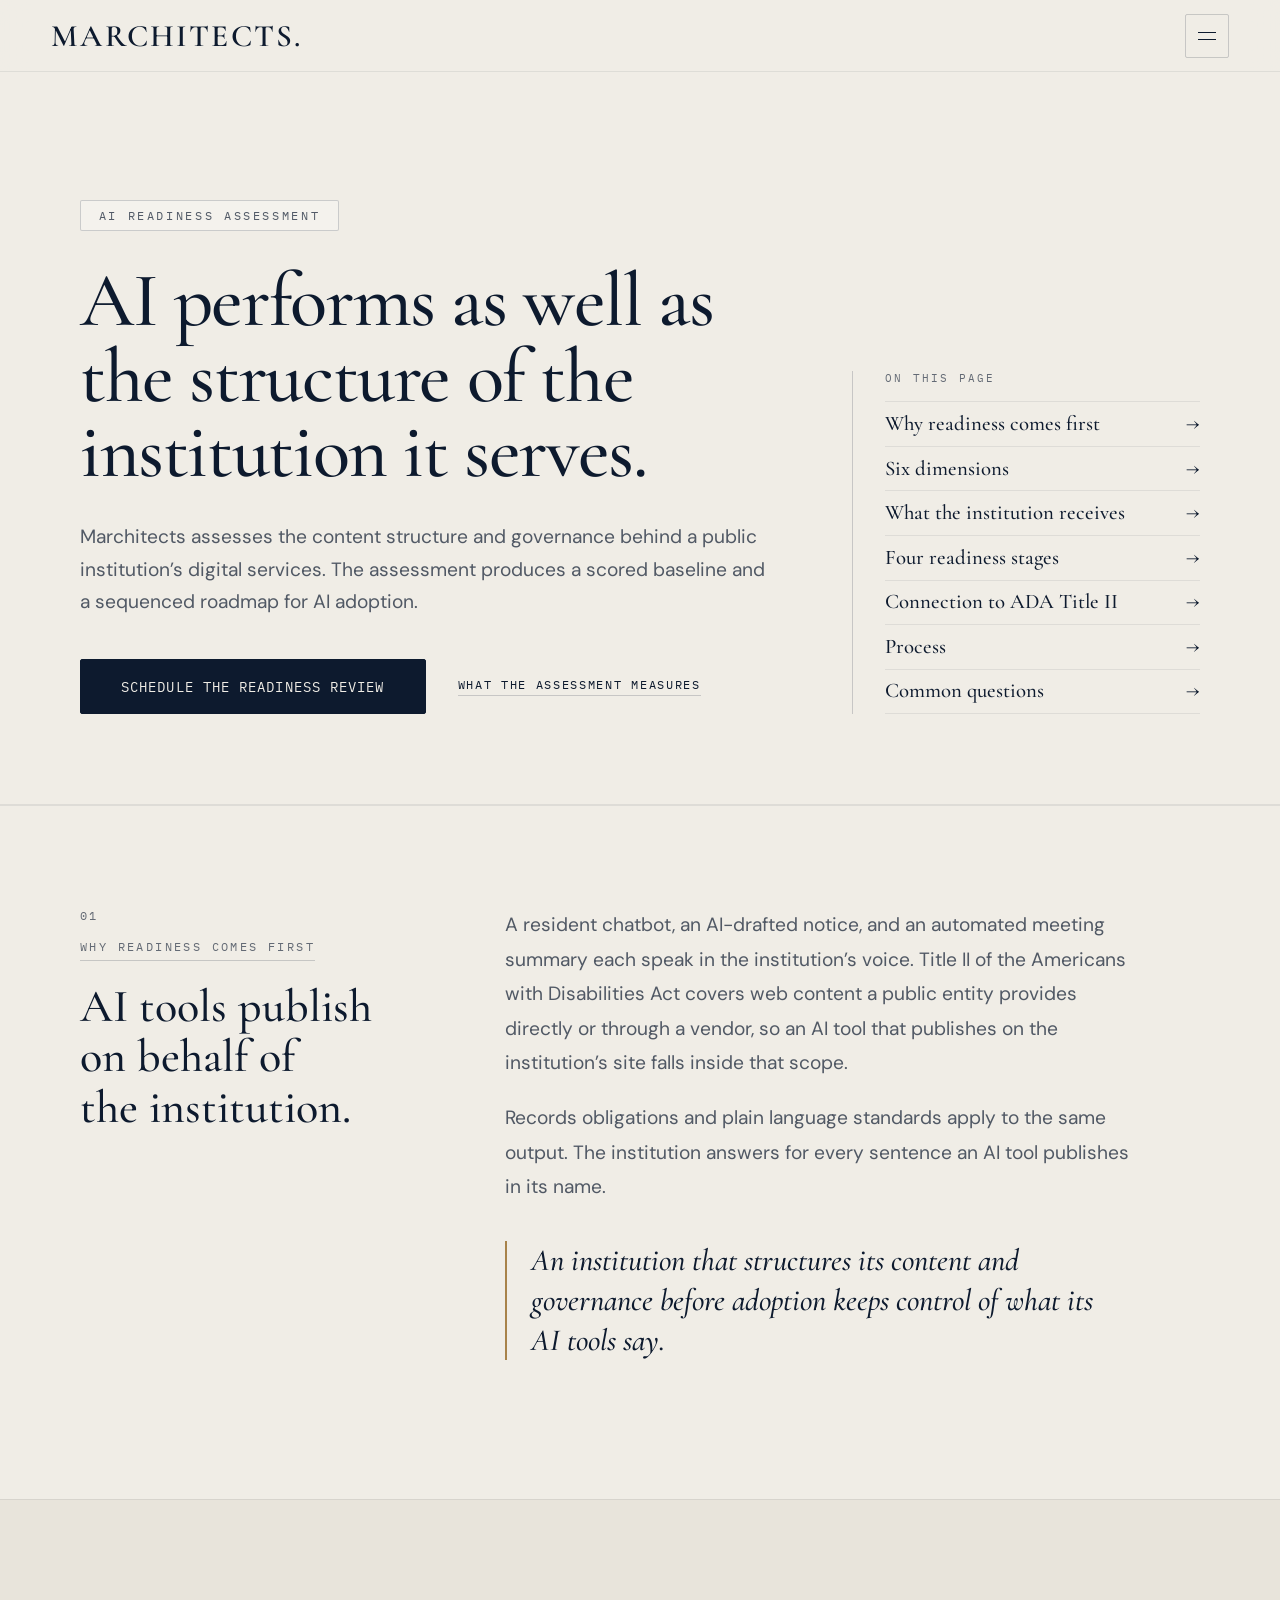
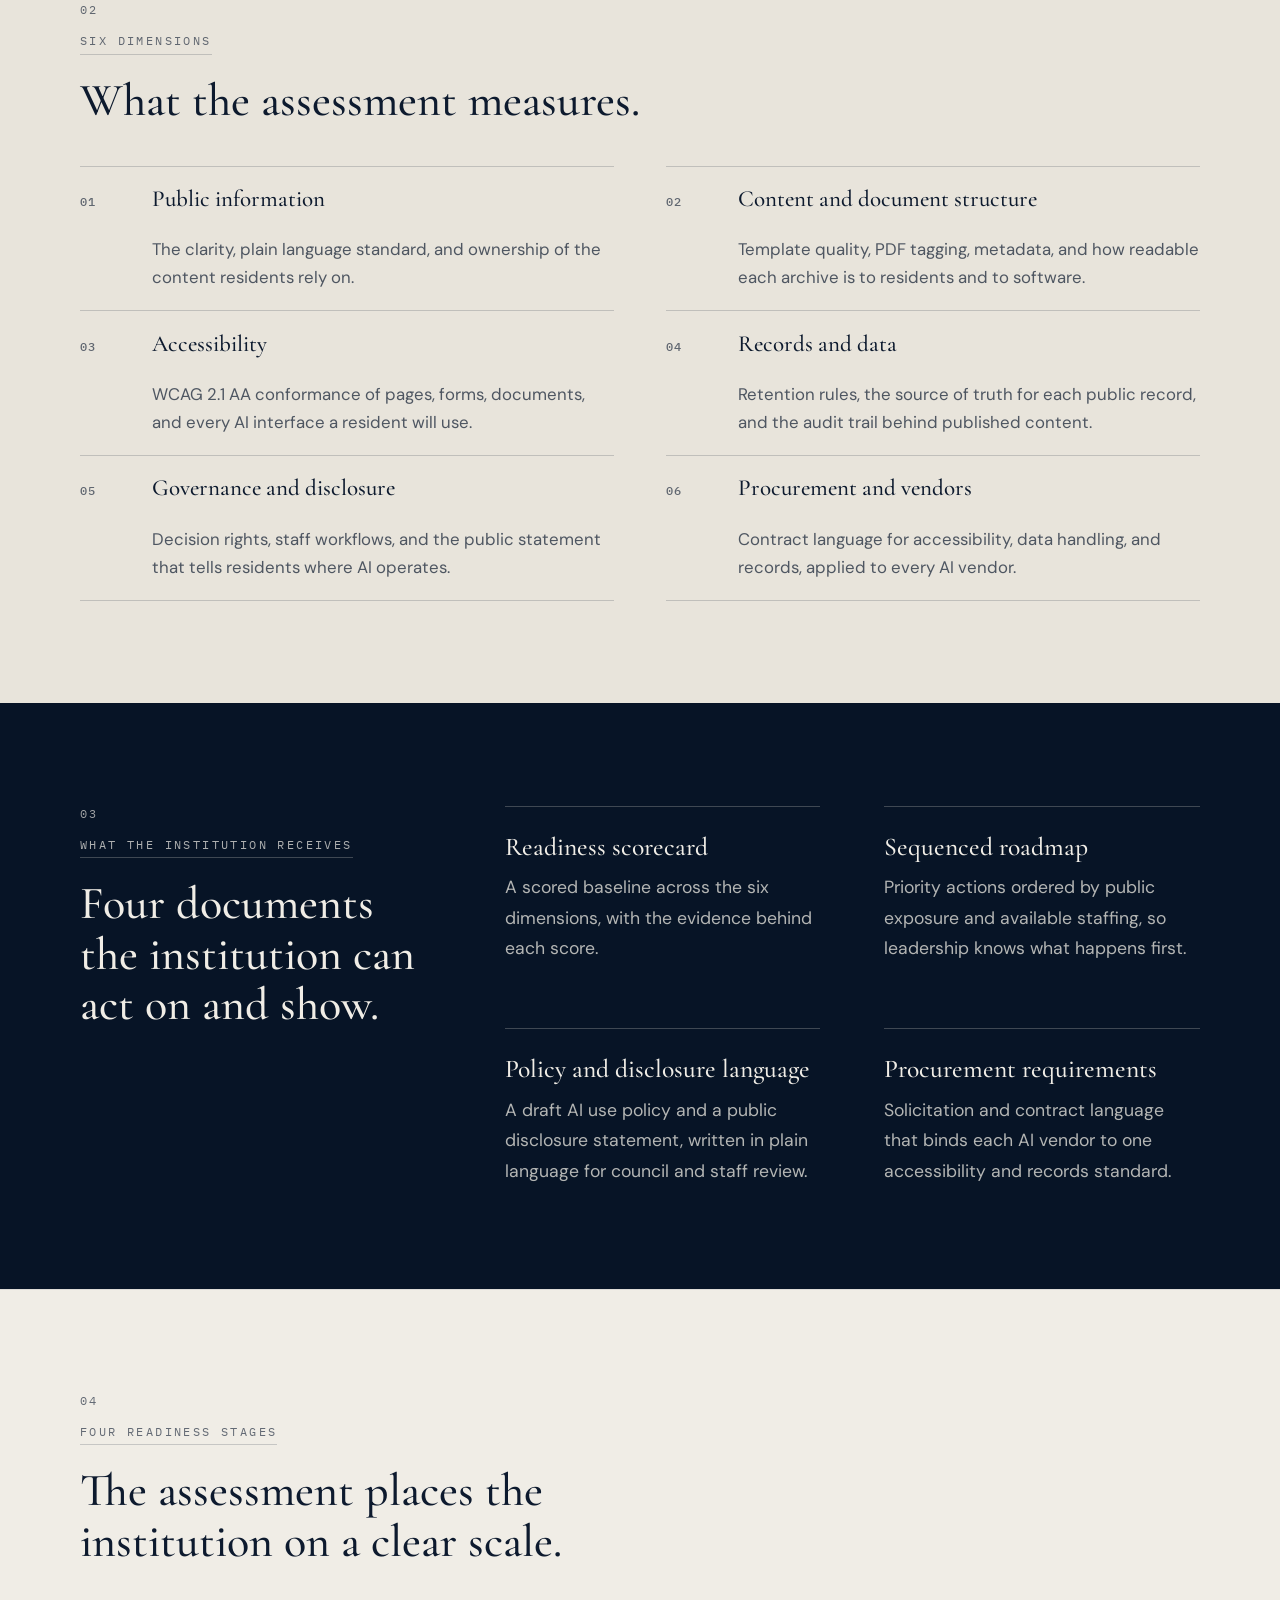
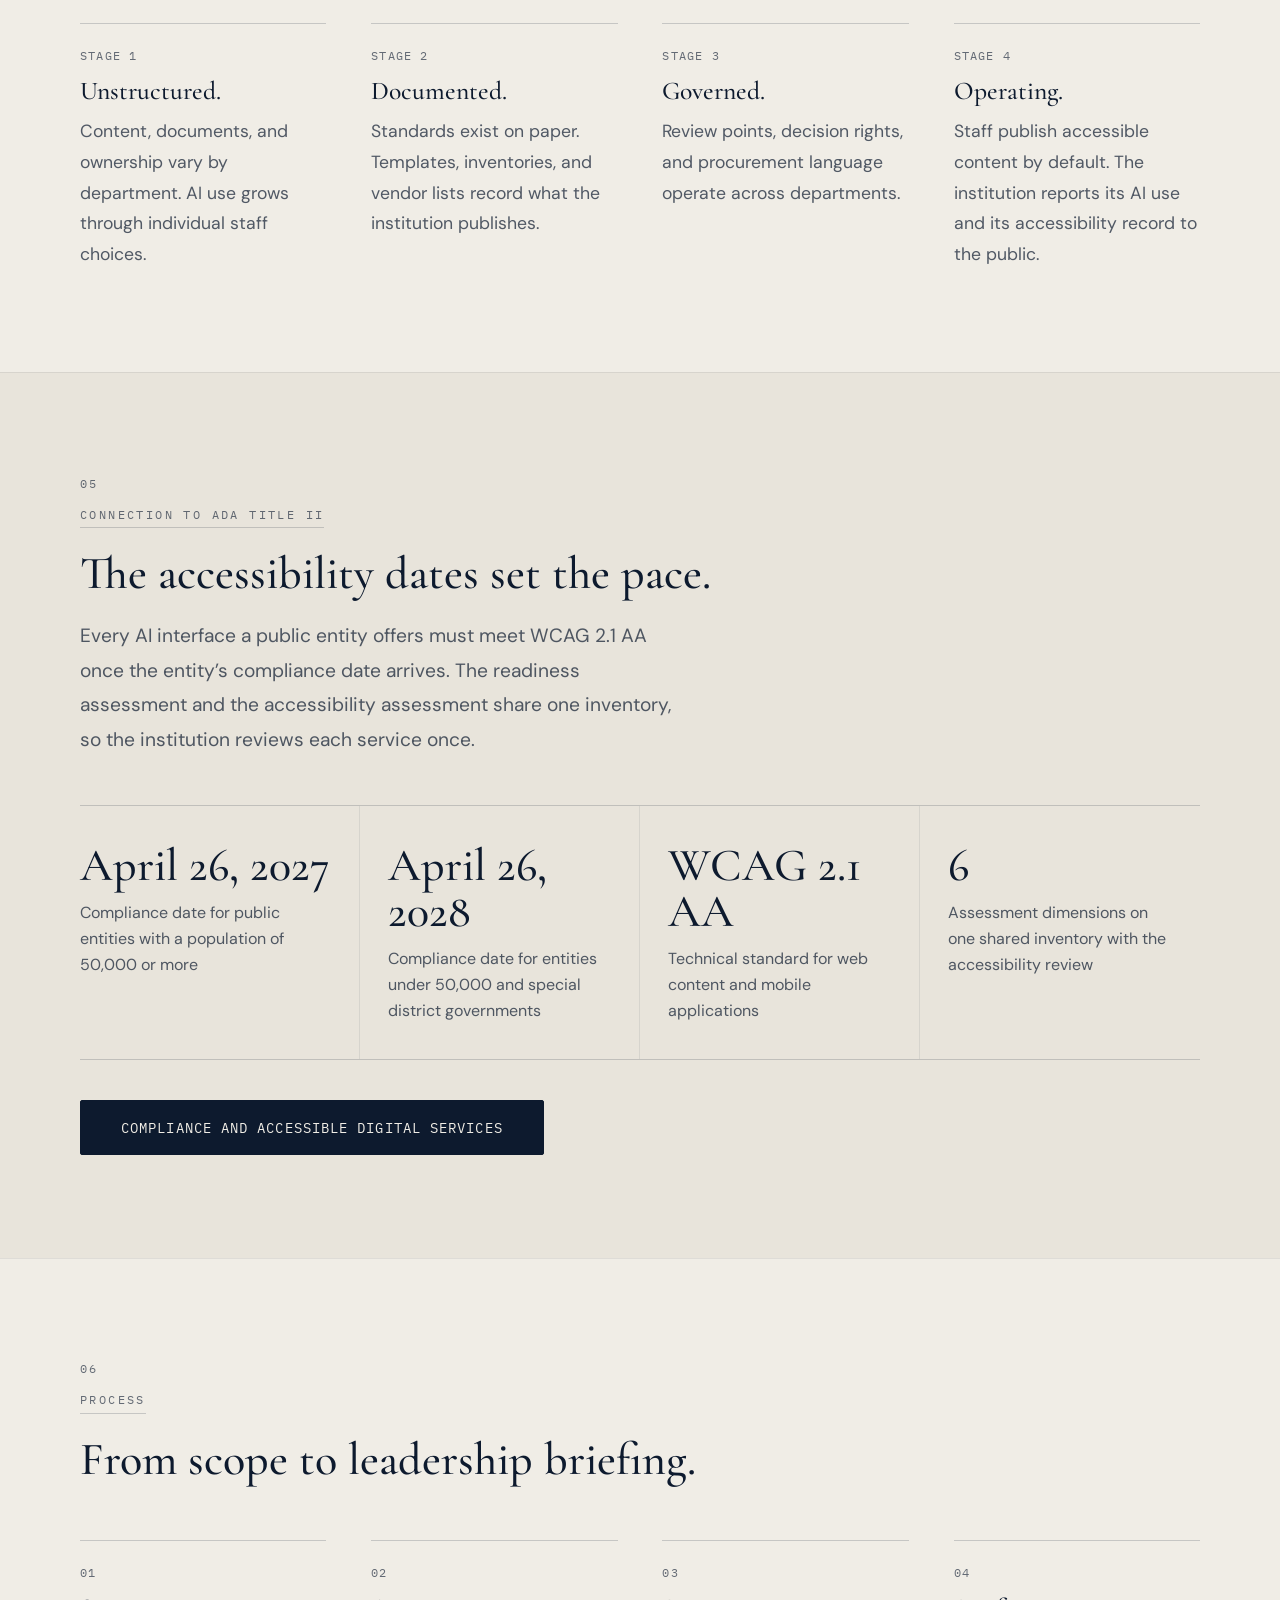
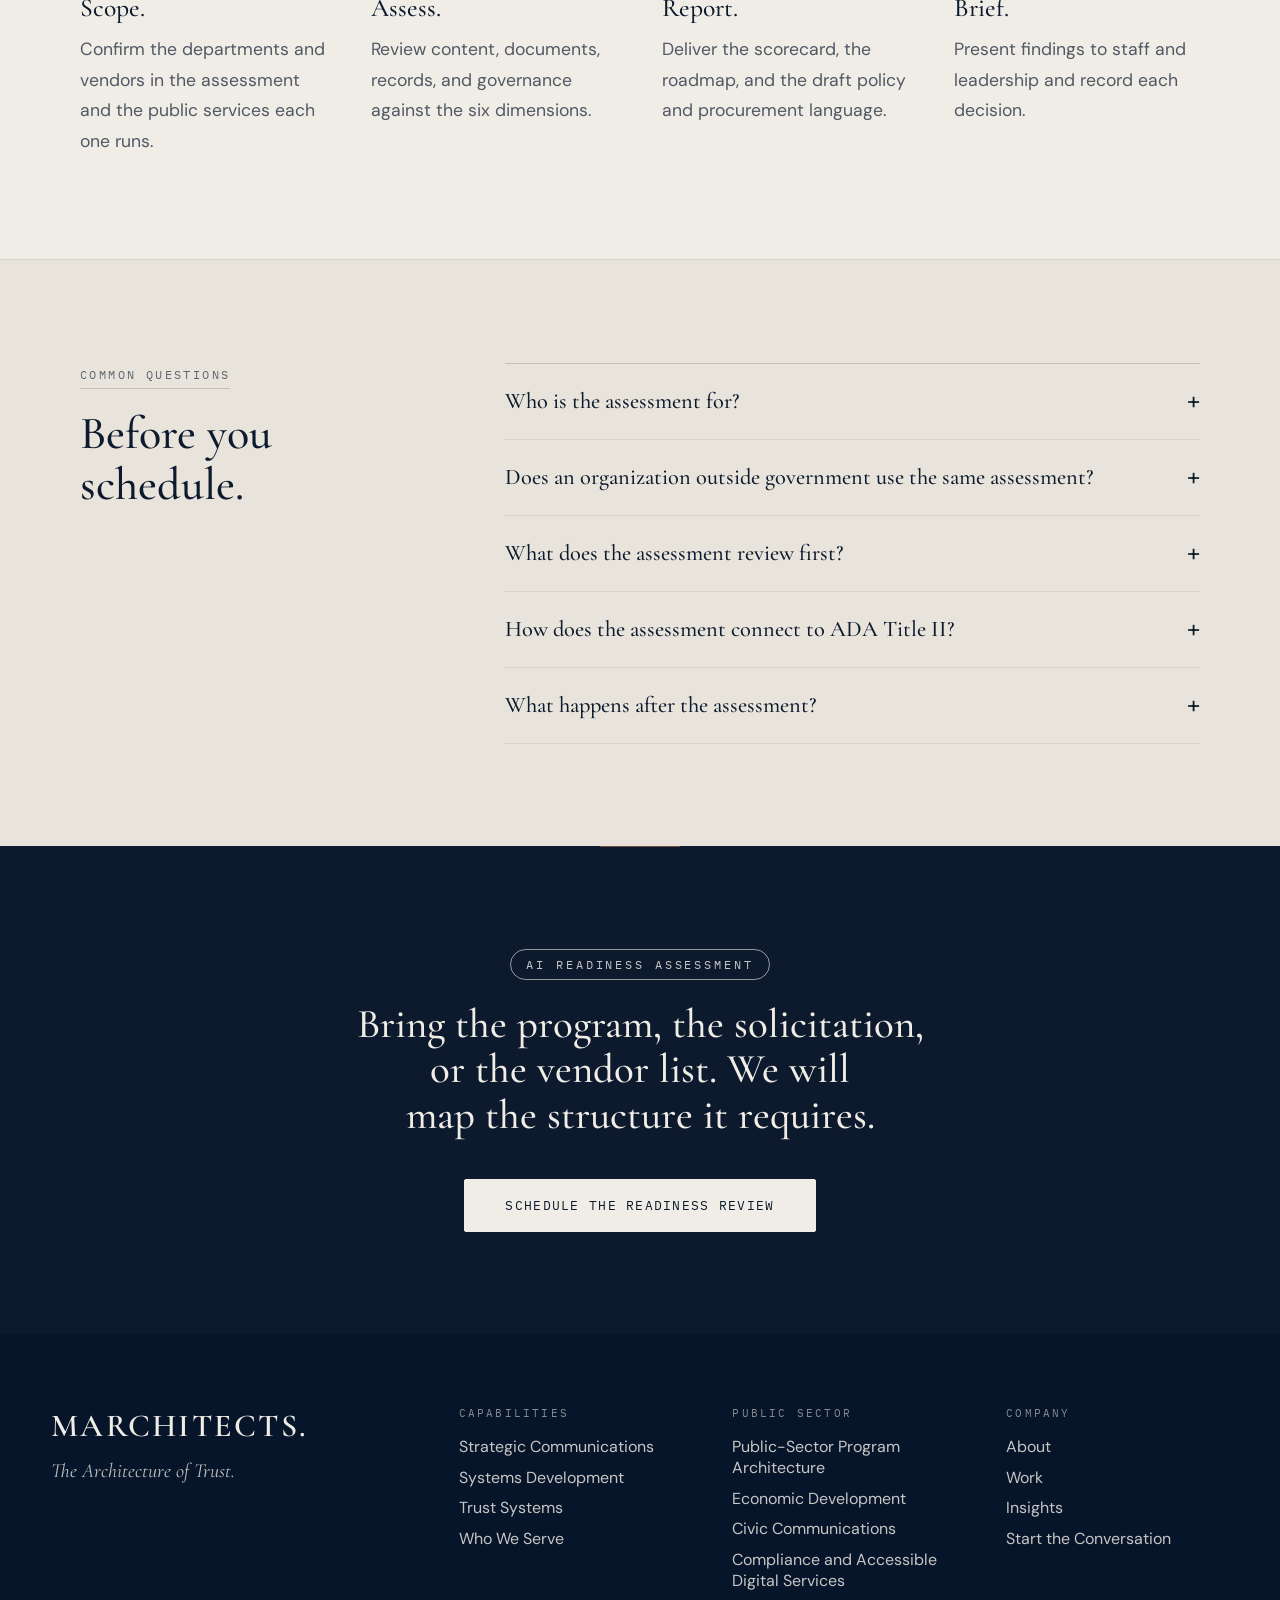
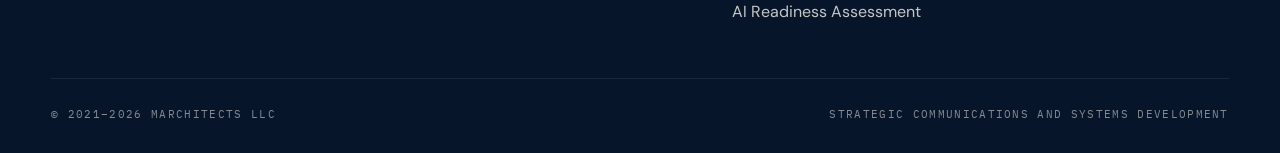
<file: ai-readiness/index.html>
<!DOCTYPE html>
<html lang="en" class="no-js">
<head>
<meta charset="UTF-8">
<meta name="viewport" content="width=device-width, initial-scale=1.0">
<title>AI Readiness Assessment for Public Institutions | Marchitects</title>
<meta name="description" content="Marchitects assesses the content structure, records, accessibility, and governance behind a public institution's digital services, then delivers a scored baseline and a sequenced roadmap for AI adoption.">
<meta name="robots" content="index,follow">
<link rel="canonical" href="https://www.marchitects.builders/ai-readiness/">
<meta property="og:type" content="website">
<meta property="og:site_name" content="Marchitects">
<meta property="og:title" content="AI Readiness Assessment for Public Institutions | Marchitects">
<meta property="og:description" content="A scored baseline and a sequenced roadmap for AI adoption, built on content structure, records, accessibility, and governance.">
<meta property="og:url" content="https://www.marchitects.builders/ai-readiness/">
<link rel="icon" href="../favicon.svg" type="image/svg+xml">
<link rel="icon" href="../favicon.png" type="image/png">
<link rel="apple-touch-icon" href="../apple-touch-icon.png">

<link rel="preconnect" href="https://fonts.googleapis.com">
<link rel="preconnect" href="https://fonts.gstatic.com" crossorigin>
<link href="https://fonts.googleapis.com/css2?family=Cormorant+Garamond:ital,wght@0,400;0,500;0,600;1,400;1,500&family=IBM+Plex+Mono:wght@400;500&family=DM+Sans:wght@300;400;500&display=swap" rel="stylesheet">
<link rel="stylesheet" href="../assets/site.css">
<script type="application/ld+json">
{
  "@context": "https://schema.org",
  "@type": "Service",
  "name": "AI Readiness Assessment for Public Institutions",
  "provider": {"@type": "Organization", "name": "Marchitects LLC", "url": "https://www.marchitects.builders/"},
  "serviceType": "AI readiness assessment",
  "audience": {"@type": "Audience", "audienceType": "Local governments, special districts, public agencies, and organizations with public contracts"},
  "url": "https://www.marchitects.builders/ai-readiness/"
}
</script>
</head>
<body>
<a class="skip-link" href="#main">Skip to content</a>
<header class="site-nav" id="navbar">
  <a href="../index.html" class="nav-brand" aria-label="Marchitects home">Marchitects.</a>
  <nav aria-label="Primary">
  <ul class="nav-links">
    <li><a href="../capabilities/index.html">Capabilities</a></li>
    <li><a href="../who-we-serve/index.html">Who We Serve</a></li>
    <li><a href="../public-sector/index.html">Public Sector</a></li>
    <li><a href="../compliance/index.html">Compliance</a></li>
    <li><a href="../ai-readiness/index.html" aria-current="page">AI Readiness</a></li>
    <li><a href="../work/index.html">Work</a></li>
    <li><a href="../insights/index.html">Insights</a></li>
    <li><a href="../about/index.html">About</a></li>
  </ul>
  </nav>
  <a href="../contact/index.html" class="nav-cta">Start the Conversation</a>
  <button class="nav-toggle" type="button" aria-expanded="false" aria-controls="mobile-menu" aria-label="Open menu"><span></span><span></span></button>
</header>
<div class="mobile-menu" id="mobile-menu">
  <nav aria-label="Mobile">
  <ul>
    <li><a href="../capabilities/index.html">Capabilities<span class="mm-num">01</span></a></li>
    <li><a href="../who-we-serve/index.html">Who We Serve<span class="mm-num">02</span></a></li>
    <li><a href="../public-sector/index.html">Public Sector<span class="mm-num">03</span></a></li>
    <li><a href="../compliance/index.html">Compliance<span class="mm-num">04</span></a></li>
    <li><a href="../ai-readiness/index.html" aria-current="page">AI Readiness<span class="mm-num">05</span></a></li>
    <li><a href="../work/index.html">Work<span class="mm-num">06</span></a></li>
    <li><a href="../insights/index.html">Insights<span class="mm-num">07</span></a></li>
    <li><a href="../about/index.html">About<span class="mm-num">08</span></a></li>
  </ul>
  <a class="mm-cta" href="../contact/index.html">Start the Conversation</a>
  </nav>
</div>
<main id="main">
<section class="page-hero">
  <div class="page-hero-inner">
    <div class="fade">
      <span class="eyebrow">AI Readiness Assessment</span>
      <h1 class="page-h1">AI performs as well as the structure of the institution it serves.</h1>
      <p class="page-lede">Marchitects assesses the content structure and governance behind a public institution&rsquo;s digital services. The assessment produces a scored baseline and a sequenced roadmap for AI adoption.</p>
      <div class="page-hero-actions">
        <a class="btn-dark" href="https://cal.com/marchitectsbuilders/comp">Schedule the Readiness Review</a>
        <a class="text-link" href="#dimensions">What the assessment measures</a>
      </div>
    </div>
    <div class="page-hero-aside fade">
      <span class="aside-label">On this page</span>
      <ul class="aside-list">
        <li><a href="#why"><span>Why readiness comes first</span><span aria-hidden="true">&rarr;</span></a></li>
        <li><a href="#dimensions"><span>Six dimensions</span><span aria-hidden="true">&rarr;</span></a></li>
        <li><a href="#deliverables"><span>What the institution receives</span><span aria-hidden="true">&rarr;</span></a></li>
        <li><a href="#stages"><span>Four readiness stages</span><span aria-hidden="true">&rarr;</span></a></li>
        <li><a href="#ada"><span>Connection to ADA Title II</span><span aria-hidden="true">&rarr;</span></a></li>
        <li><a href="#process"><span>Process</span><span aria-hidden="true">&rarr;</span></a></li>
        <li><a href="#questions"><span>Common questions</span><span aria-hidden="true">&rarr;</span></a></li>
      </ul>
    </div>
  </div>
</section>

<section class="section" id="why">
  <div class="sec-inner split">
    <div class="split-head fade">
      <span class="split-num">01</span>
      <span class="sec-tag">Why readiness comes first</span>
      <h2 class="sec-h">AI tools publish on behalf of the institution.</h2>
    </div>
    <div class="fade">
      <div class="prose">
        <p>A resident chatbot, an AI-drafted notice, and an automated meeting summary each speak in the institution&rsquo;s voice. Title II of the Americans with Disabilities Act covers web content a public entity provides directly or through a vendor, so an AI tool that publishes on the institution&rsquo;s site falls inside that scope.</p>
        <p>Records obligations and plain language standards apply to the same output. The institution answers for every sentence an AI tool publishes in its name.</p>
      </div>
      <p class="pull">An institution that structures its content and governance before adoption keeps control of what its AI tools say.</p>
    </div>
  </div>
</section>

<section class="section alt" id="dimensions">
  <div class="sec-inner">
    <span class="split-num fade">02</span>
    <span class="sec-tag fade">Six dimensions</span>
    <h2 class="sec-h fade">What the assessment measures.</h2>
    <ul class="ledger two-col fade" style="margin-top:2.5rem">
      <li>Public information<span>The clarity, plain language standard, and ownership of the content residents rely on.</span></li>
      <li>Content and document structure<span>Template quality, PDF tagging, metadata, and how readable each archive is to residents and to software.</span></li>
      <li>Accessibility<span>WCAG 2.1 AA conformance of pages, forms, documents, and every AI interface a resident will use.</span></li>
      <li>Records and data<span>Retention rules, the source of truth for each public record, and the audit trail behind published content.</span></li>
      <li>Governance and disclosure<span>Decision rights, staff workflows, and the public statement that tells residents where AI operates.</span></li>
      <li>Procurement and vendors<span>Contract language for accessibility, data handling, and records, applied to every AI vendor.</span></li>
    </ul>
  </div>
</section>

<section class="section dark on-dark" id="deliverables">
  <div class="sec-inner split">
    <div class="split-head fade">
      <span class="split-num" style="color:rgba(240,237,230,.66)">03</span>
      <span class="sec-tag">What the institution receives</span>
      <h2 class="sec-h">Four documents the institution can act on and show.</h2>
    </div>
    <div class="fade">
      <div class="steps" style="margin-top:0;grid-template-columns:1fr 1fr">
        <div class="step">
          <div class="step-title">Readiness scorecard</div>
          <p class="step-body">A scored baseline across the six dimensions, with the evidence behind each score.</p>
        </div>
        <div class="step">
          <div class="step-title">Sequenced roadmap</div>
          <p class="step-body">Priority actions ordered by public exposure and available staffing, so leadership knows what happens first.</p>
        </div>
        <div class="step">
          <div class="step-title">Policy and disclosure language</div>
          <p class="step-body">A draft AI use policy and a public disclosure statement, written in plain language for council and staff review.</p>
        </div>
        <div class="step">
          <div class="step-title">Procurement requirements</div>
          <p class="step-body">Solicitation and contract language that binds each AI vendor to one accessibility and records standard.</p>
        </div>
      </div>
    </div>
  </div>
</section>

<section class="section" id="stages">
  <div class="sec-inner">
    <span class="split-num fade">04</span>
    <span class="sec-tag fade">Four readiness stages</span>
    <h2 class="sec-h fade">The assessment places the institution on a clear scale.</h2>
    <div class="steps cols-4">
      <div class="step fade">
        <div class="step-num">STAGE 1</div>
        <div class="step-title">Unstructured.</div>
        <p class="step-body">Content, documents, and ownership vary by department. AI use grows through individual staff choices.</p>
      </div>
      <div class="step fade">
        <div class="step-num">STAGE 2</div>
        <div class="step-title">Documented.</div>
        <p class="step-body">Standards exist on paper. Templates, inventories, and vendor lists record what the institution publishes.</p>
      </div>
      <div class="step fade">
        <div class="step-num">STAGE 3</div>
        <div class="step-title">Governed.</div>
        <p class="step-body">Review points, decision rights, and procurement language operate across departments.</p>
      </div>
      <div class="step fade">
        <div class="step-num">STAGE 4</div>
        <div class="step-title">Operating.</div>
        <p class="step-body">Staff publish accessible content by default. The institution reports its AI use and its accessibility record to the public.</p>
      </div>
    </div>
  </div>
</section>

<section class="section alt" id="ada">
  <div class="sec-inner">
    <span class="split-num fade">05</span>
    <span class="sec-tag fade">Connection to ADA Title II</span>
    <h2 class="sec-h fade">The accessibility dates set the pace.</h2>
    <p class="sec-b fade">Every AI interface a public entity offers must meet WCAG 2.1 AA once the entity&rsquo;s compliance date arrives. The readiness assessment and the accessibility assessment share one inventory, so the institution reviews each service once.</p>
    <div class="stat-strip fade">
      <div class="stat"><span class="stat-num">April 26, 2027</span><span class="stat-label">Compliance date for public entities with a population of 50,000 or more</span></div>
      <div class="stat"><span class="stat-num">April 26, 2028</span><span class="stat-label">Compliance date for entities under 50,000 and special district governments</span></div>
      <div class="stat"><span class="stat-num">WCAG 2.1 AA</span><span class="stat-label">Technical standard for web content and mobile applications</span></div>
      <div class="stat"><span class="stat-num">6</span><span class="stat-label">Assessment dimensions on one shared inventory with the accessibility review</span></div>
    </div>
    <div class="page-hero-actions" style="margin-top:2.5rem">
      <a class="btn-dark" href="../compliance/index.html">Compliance and Accessible Digital Services</a>
    </div>
  </div>
</section>

<section class="section" id="process">
  <div class="sec-inner">
    <span class="split-num fade">06</span>
    <span class="sec-tag fade">Process</span>
    <h2 class="sec-h fade">From scope to leadership briefing.</h2>
    <div class="steps cols-4">
      <div class="step fade">
        <div class="step-num">01</div>
        <div class="step-title">Scope.</div>
        <p class="step-body">Confirm the departments and vendors in the assessment and the public services each one runs.</p>
      </div>
      <div class="step fade">
        <div class="step-num">02</div>
        <div class="step-title">Assess.</div>
        <p class="step-body">Review content, documents, records, and governance against the six dimensions.</p>
      </div>
      <div class="step fade">
        <div class="step-num">03</div>
        <div class="step-title">Report.</div>
        <p class="step-body">Deliver the scorecard, the roadmap, and the draft policy and procurement language.</p>
      </div>
      <div class="step fade">
        <div class="step-num">04</div>
        <div class="step-title">Brief.</div>
        <p class="step-body">Present findings to staff and leadership and record each decision.</p>
      </div>
    </div>
  </div>
</section>

<section class="section alt" id="questions">
  <div class="sec-inner split">
    <div class="split-head fade">
      <span class="sec-tag">Common questions</span>
      <h2 class="sec-h">Before you schedule.</h2>
    </div>
    <div class="faq-list fade">
      <details class="faq-item">
        <summary class="faq-question"><span class="faq-q">Who is the assessment for?</span><span class="faq-icon" aria-hidden="true">+</span></summary>
        <p class="faq-a">Local governments, special districts, public agencies, and nonprofit service providers that carry public contracts. Any institution that publishes content residents rely on fits the scope.</p>
      </details>
      <details class="faq-item">
        <summary class="faq-question"><span class="faq-q">Does an organization outside government use the same assessment?</span><span class="faq-icon" aria-hidden="true">+</span></summary>
        <p class="faq-a">Yes. Healthcare providers, associations, regulated businesses, and universities run the same six dimensions. The procurement dimension covers customer contracts for those organizations, and the disclosure dimension covers customer notices.</p>
      </details>
      <details class="faq-item">
        <summary class="faq-question"><span class="faq-q">What does the assessment review first?</span><span class="faq-icon" aria-hidden="true">+</span></summary>
        <p class="faq-a">Public content and published documents come first. Internal records and vendor contracts follow in a scope the institution approves.</p>
      </details>
      <details class="faq-item">
        <summary class="faq-question"><span class="faq-q">How does the assessment connect to ADA Title II?</span><span class="faq-icon" aria-hidden="true">+</span></summary>
        <p class="faq-a">Title II requires state and local government web content and mobile applications to meet WCAG 2.1 AA. The accessibility dimension of the assessment measures that standard, and the roadmap sequences remediation against the institution&rsquo;s compliance date.</p>
      </details>
      <details class="faq-item">
        <summary class="faq-question"><span class="faq-q">What happens after the assessment?</span><span class="faq-icon" aria-hidden="true">+</span></summary>
        <p class="faq-a">The institution owns the scorecard, the roadmap, and the draft language. Marchitects builds the roadmap through the Assess, Architect, Build, and Commission process on the Compliance page when the institution commissions that work.</p>
      </details>
    </div>
  </div>
</section>

<section class="closing">
  <div class="closing-inner fade">
    <span class="closing-eyebrow">AI Readiness Assessment</span>
    <h2 class="closing-h">Bring the program, the solicitation, or the vendor list. We will map the structure it requires.</h2>
    <a href="https://cal.com/marchitectsbuilders/comp" class="btn-light">Schedule the Readiness Review</a>
  </div>
</section>
</main>
<footer class="site-footer">
  <div class="footer-inner">
    <div class="footer-grid">
      <div>
        <a href="../index.html" class="footer-mark">Marchitects.</a>
        <p class="footer-tag">The Architecture of Trust.</p>
      </div>
      <div class="footer-col">
        <h2>Capabilities</h2>
        <ul>
          <li><a href="../capabilities/index.html#strategic-communications">Strategic Communications</a></li>
          <li><a href="../capabilities/index.html#systems-development">Systems Development</a></li>
          <li><a href="../capabilities/index.html#trust-systems">Trust Systems</a></li>
          <li><a href="../who-we-serve/index.html">Who We Serve</a></li>
        </ul>
      </div>
      <div class="footer-col">
        <h2>Public Sector</h2>
        <ul>
          <li><a href="../public-sector/index.html">Public-Sector Program Architecture</a></li>
          <li><a href="../economic-development/index.html">Economic Development</a></li>
          <li><a href="../public-sector/index.html#civic-communications">Civic Communications</a></li>
          <li><a href="../compliance/index.html">Compliance and Accessible Digital Services</a></li>
          <li><a href="../ai-readiness/index.html">AI Readiness Assessment</a></li>
        </ul>
      </div>
      <div class="footer-col">
        <h2>Company</h2>
        <ul>
          <li><a href="../about/index.html">About</a></li>
          <li><a href="../work/index.html">Work</a></li>
          <li><a href="../insights/index.html">Insights</a></li>
          <li><a href="../contact/index.html">Start the Conversation</a></li>
        </ul>
      </div>
    </div>
    <div class="footer-base">
      <span>&copy; 2021&ndash;2026 Marchitects LLC</span>
      <span>Strategic communications and systems development</span>
    </div>
  </div>
</footer>
<script src="../assets/site.js" defer></script>
</body>
</html>
</file>
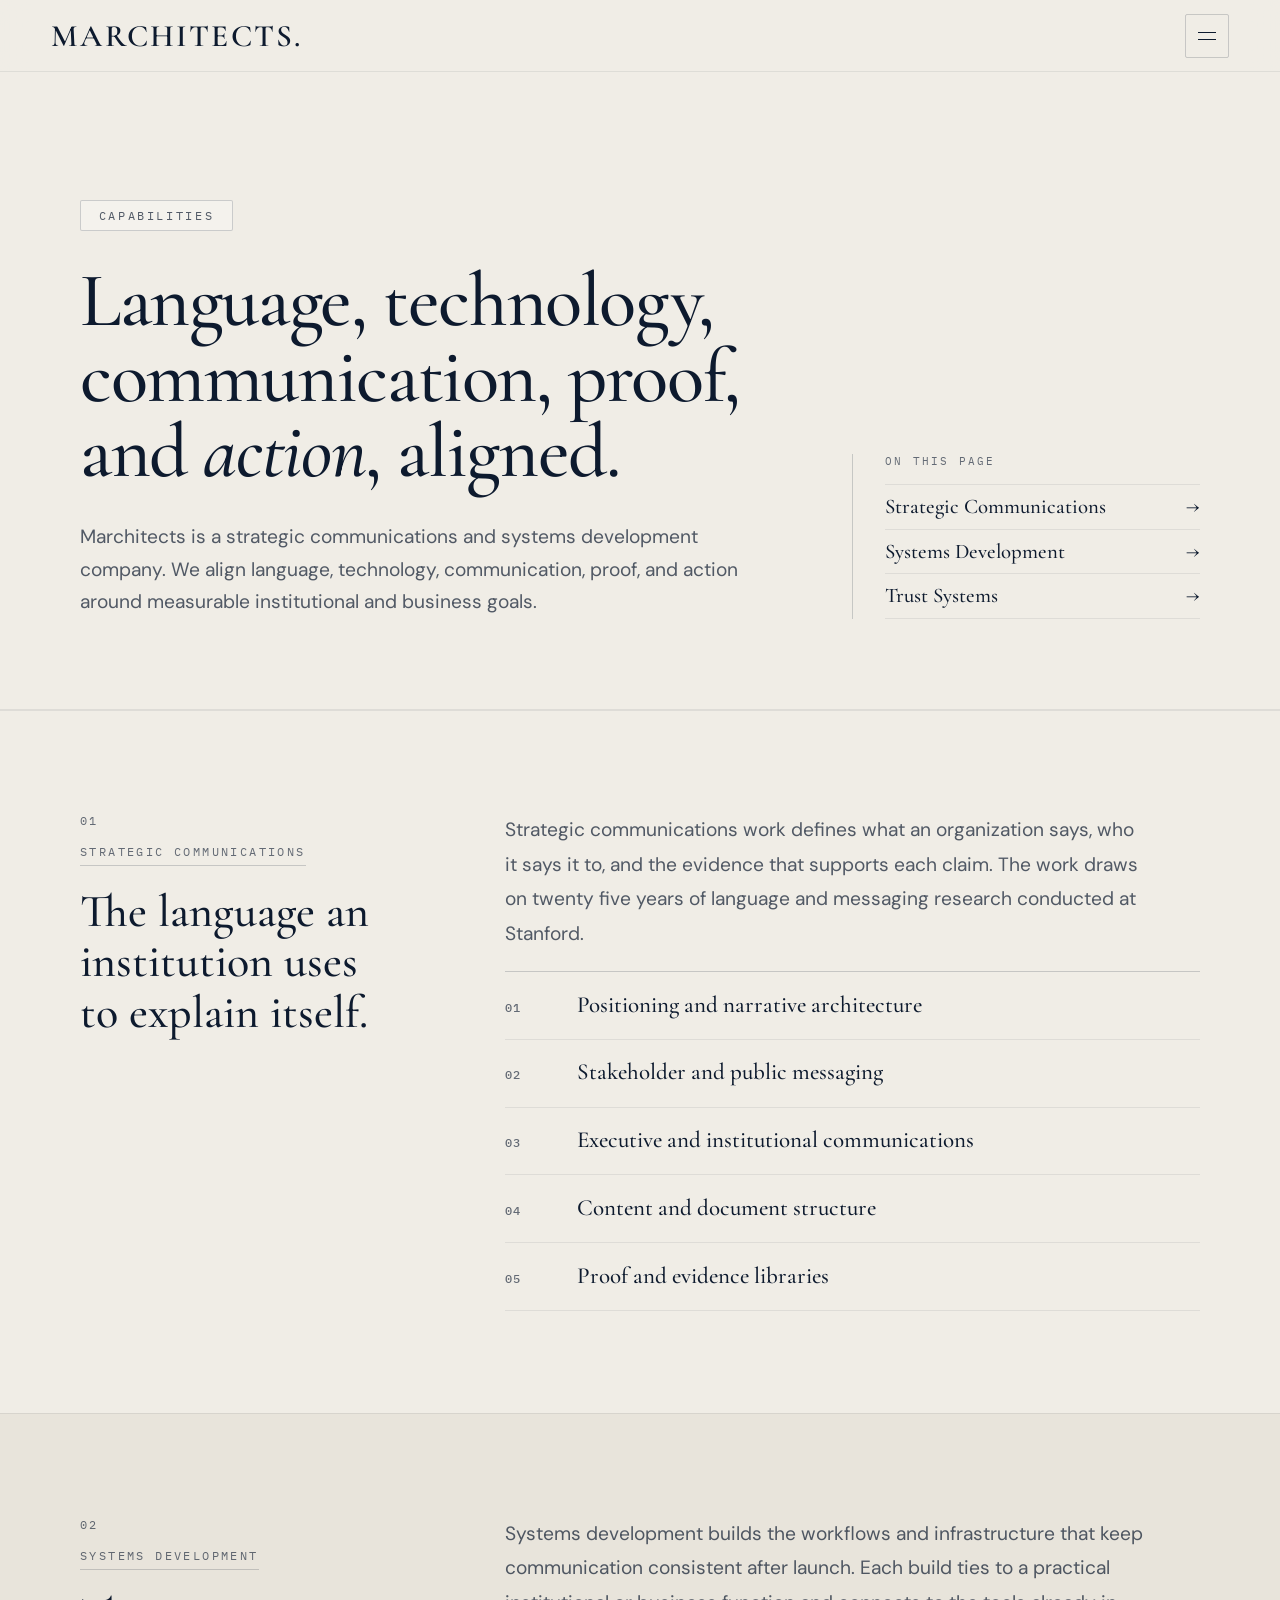
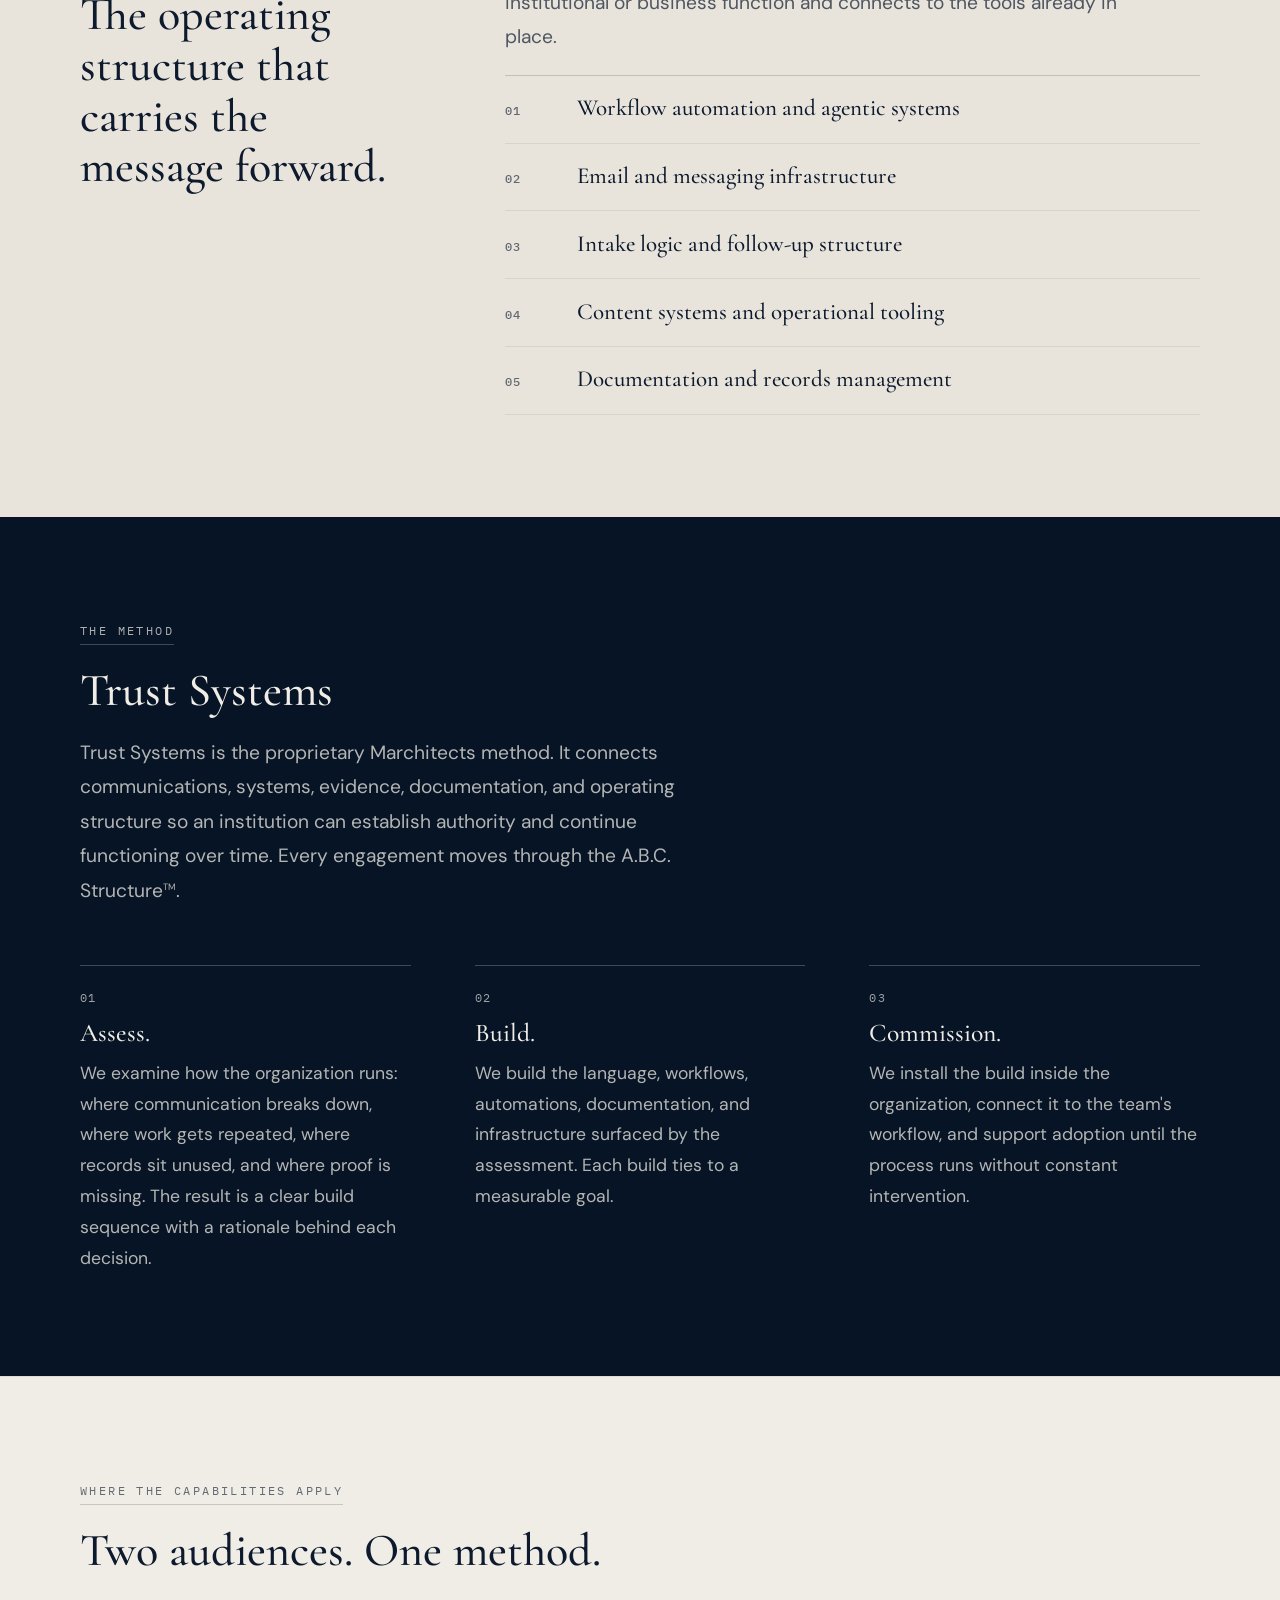
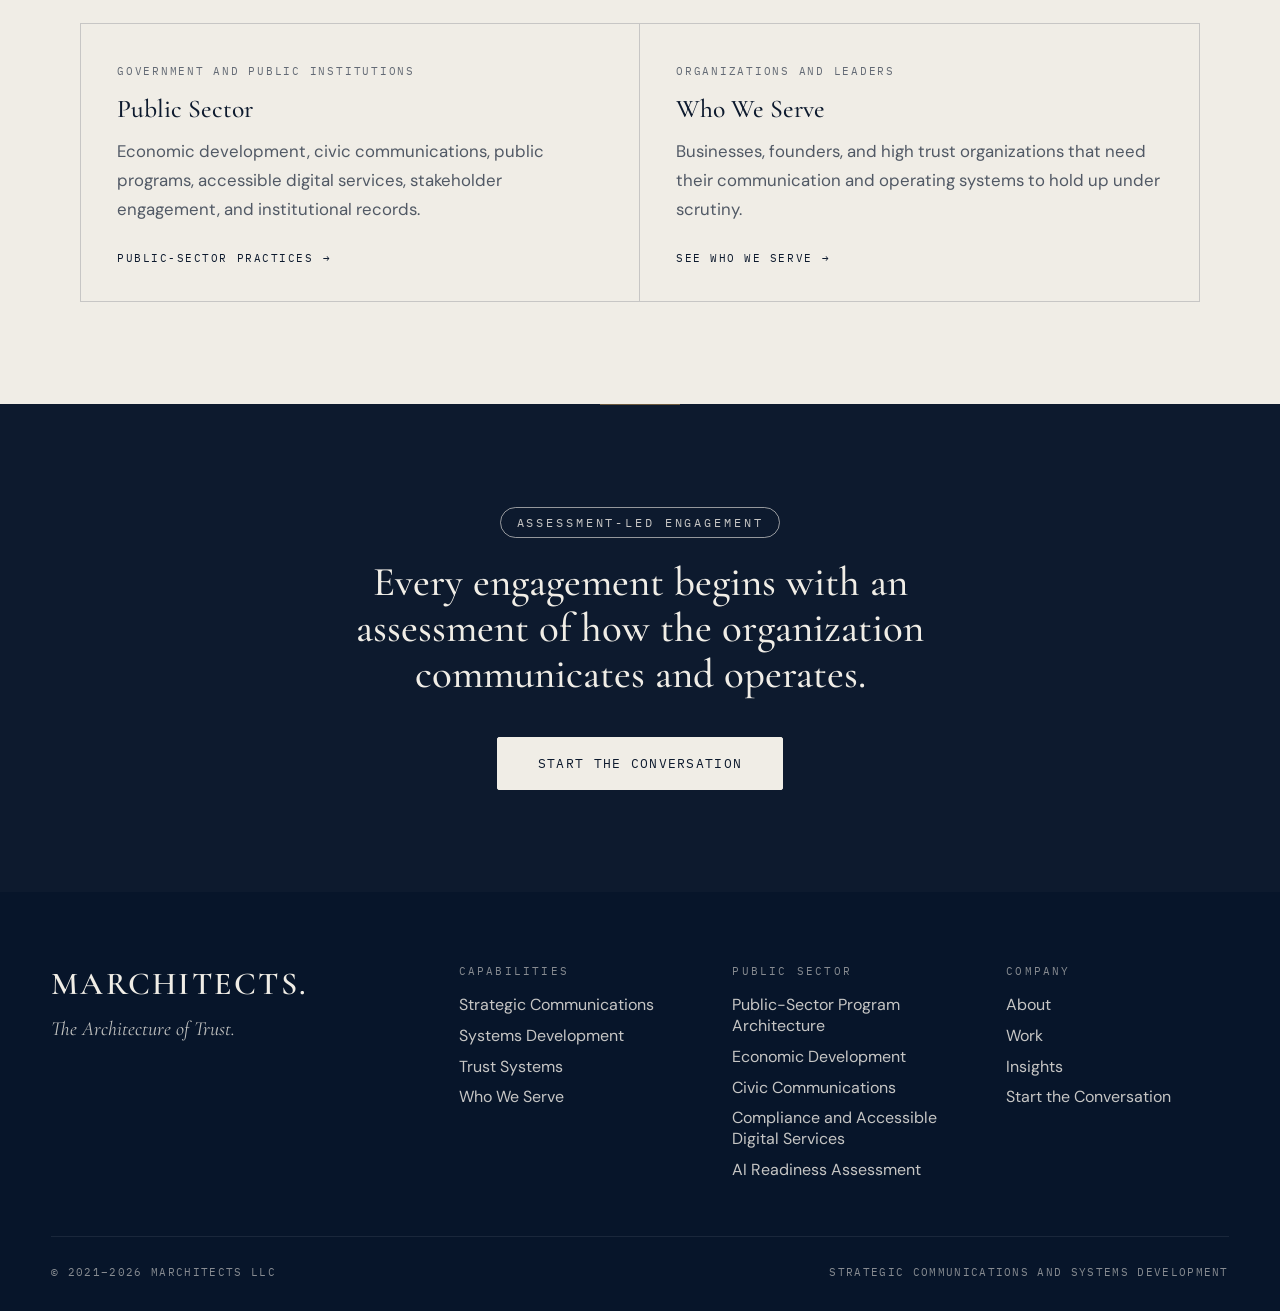
<file: capabilities/index.html>
<!DOCTYPE html>
<html lang="en" class="no-js">
<head>
<meta charset="UTF-8">
<meta name="viewport" content="width=device-width, initial-scale=1.0">
<title>Capabilities | Marchitects</title>
<meta name="description" content="Strategic communications, systems development, and the Trust Systems method. Marchitects aligns language, technology, communication, proof, and action around measurable goals.">
<meta name="robots" content="index,follow">
<link rel="canonical" href="https://www.marchitects.builders/capabilities/">
<meta property="og:type" content="website">
<meta property="og:site_name" content="Marchitects">
<meta property="og:title" content="Capabilities | Marchitects">
<meta property="og:description" content="Strategic communications, systems development, and the Trust Systems method. Marchitects aligns language, technology, communication, proof, and action around measurable goals.">
<meta property="og:url" content="https://www.marchitects.builders/capabilities/">
<link rel="icon" href="../favicon.svg" type="image/svg+xml">
<link rel="icon" href="../favicon.png" type="image/png">
<link rel="apple-touch-icon" href="../apple-touch-icon.png">

<link rel="preconnect" href="https://fonts.googleapis.com">
<link rel="preconnect" href="https://fonts.gstatic.com" crossorigin>
<link href="https://fonts.googleapis.com/css2?family=Cormorant+Garamond:ital,wght@0,400;0,500;0,600;1,400;1,500&family=IBM+Plex+Mono:wght@400;500&family=DM+Sans:wght@300;400;500&display=swap" rel="stylesheet">
<link rel="stylesheet" href="../assets/site.css">
</head>
<body>
<a class="skip-link" href="#main">Skip to content</a>
<header class="site-nav" id="navbar">
  <a href="../index.html" class="nav-brand" aria-label="Marchitects home">Marchitects.</a>
  <nav aria-label="Primary">
  <ul class="nav-links">
    <li><a href="../capabilities/index.html" aria-current="page">Capabilities</a></li>
    <li><a href="../who-we-serve/index.html">Who We Serve</a></li>
    <li><a href="../public-sector/index.html">Public Sector</a></li>
    <li><a href="../compliance/index.html">Compliance</a></li>
    <li><a href="../ai-readiness/index.html">AI Readiness</a></li>
    <li><a href="../work/index.html">Work</a></li>
    <li><a href="../insights/index.html">Insights</a></li>
    <li><a href="../about/index.html">About</a></li>
  </ul>
  </nav>
  <a href="../contact/index.html" class="nav-cta">Start the Conversation</a>
  <button class="nav-toggle" type="button" aria-expanded="false" aria-controls="mobile-menu" aria-label="Open menu"><span></span><span></span></button>
</header>
<div class="mobile-menu" id="mobile-menu">
  <nav aria-label="Mobile">
  <ul>
    <li><a href="../capabilities/index.html" aria-current="page">Capabilities<span class="mm-num">01</span></a></li>
    <li><a href="../who-we-serve/index.html">Who We Serve<span class="mm-num">02</span></a></li>
    <li><a href="../public-sector/index.html">Public Sector<span class="mm-num">03</span></a></li>
    <li><a href="../compliance/index.html">Compliance<span class="mm-num">04</span></a></li>
    <li><a href="../ai-readiness/index.html">AI Readiness<span class="mm-num">05</span></a></li>
    <li><a href="../work/index.html">Work<span class="mm-num">06</span></a></li>
    <li><a href="../insights/index.html">Insights<span class="mm-num">07</span></a></li>
    <li><a href="../about/index.html">About<span class="mm-num">08</span></a></li>
  </ul>
  <a class="mm-cta" href="../contact/index.html">Start the Conversation</a>
  </nav>
</div>
<main id="main">
<section class="page-hero">
  <div class="page-hero-inner">
    <div class="fade">
      <span class="eyebrow">Capabilities</span>
      <h1 class="page-h1">Language, technology, communication, proof, and <em>action</em>, aligned.</h1>
      <p class="page-lede">Marchitects is a strategic communications and systems development company. We align language, technology, communication, proof, and action around measurable institutional and business goals.</p>
    </div>
    <div class="page-hero-aside fade">
      <span class="aside-label">On this page</span>
      <ul class="aside-list">
        <li><a href="#strategic-communications"><span>Strategic Communications</span><span aria-hidden="true">&rarr;</span></a></li>
        <li><a href="#systems-development"><span>Systems Development</span><span aria-hidden="true">&rarr;</span></a></li>
        <li><a href="#trust-systems"><span>Trust Systems</span><span aria-hidden="true">&rarr;</span></a></li>
      </ul>
    </div>
  </div>
</section>

<section class="section" id="strategic-communications">
  <div class="sec-inner split">
    <div class="split-head fade">
      <span class="split-num">01</span>
      <span class="sec-tag">Strategic Communications</span>
      <h2 class="sec-h">The language an institution uses to explain itself.</h2>
    </div>
    <div class="fade">
      <div class="prose">
        <p>Strategic communications work defines what an organization says, who it says it to, and the evidence that supports each claim. The work draws on twenty five years of language and messaging research conducted at Stanford.</p>
      </div>
      <ul class="ledger">
        <li>Positioning and narrative architecture</li>
        <li>Stakeholder and public messaging</li>
        <li>Executive and institutional communications</li>
        <li>Content and document structure</li>
        <li>Proof and evidence libraries</li>
      </ul>
    </div>
  </div>
</section>

<section class="section alt" id="systems-development">
  <div class="sec-inner split">
    <div class="split-head fade">
      <span class="split-num">02</span>
      <span class="sec-tag">Systems Development</span>
      <h2 class="sec-h">The operating structure that carries the message forward.</h2>
    </div>
    <div class="fade">
      <div class="prose">
        <p>Systems development builds the workflows and infrastructure that keep communication consistent after launch. Each build ties to a practical institutional or business function and connects to the tools already in place.</p>
      </div>
      <ul class="ledger">
        <li>Workflow automation and agentic systems</li>
        <li>Email and messaging infrastructure</li>
        <li>Intake logic and follow&#8209;up structure</li>
        <li>Content systems and operational tooling</li>
        <li>Documentation and records management</li>
      </ul>
    </div>
  </div>
</section>

<section class="section dark on-dark" id="trust-systems">
  <div class="sec-inner">
    <span class="sec-tag fade">The Method</span>
    <h2 class="sec-h fade">Trust Systems</h2>
    <p class="sec-b fade">Trust Systems is the proprietary Marchitects method. It connects communications, systems, evidence, documentation, and operating structure so an institution can establish authority and continue functioning over time. Every engagement moves through the A.B.C. Structure<span class="tm-mark">TM</span>.</p>
    <div class="steps">
      <div class="step fade">
        <div class="step-num">01</div>
        <div class="step-title">Assess.</div>
        <p class="step-body">We examine how the organization runs: where communication breaks down, where work gets repeated, where records sit unused, and where proof is missing. The result is a clear build sequence with a rationale behind each decision.</p>
      </div>
      <div class="step fade">
        <div class="step-num">02</div>
        <div class="step-title">Build.</div>
        <p class="step-body">We build the language, workflows, automations, documentation, and infrastructure surfaced by the assessment. Each build ties to a measurable goal.</p>
      </div>
      <div class="step fade">
        <div class="step-num">03</div>
        <div class="step-title">Commission.</div>
        <p class="step-body">We install the build inside the organization, connect it to the team's workflow, and support adoption until the process runs without constant intervention.</p>
      </div>
    </div>
  </div>
</section>

<section class="section">
  <div class="sec-inner">
    <span class="sec-tag fade">Where the capabilities apply</span>
    <h2 class="sec-h fade">Two audiences. One method.</h2>
    <div class="card-grid cols-2">
      <a class="link-card fade" href="../public-sector/index.html">
        <span class="card-kicker">Government and Public Institutions</span>
        <span class="card-title">Public Sector</span>
        <span class="card-body">Economic development, civic communications, public programs, accessible digital services, stakeholder engagement, and institutional records.</span>
        <span class="card-more">Public-sector practices</span>
      </a>
      <a class="link-card fade" href="../who-we-serve/index.html">
        <span class="card-kicker">Organizations and leaders</span>
        <span class="card-title">Who We Serve</span>
        <span class="card-body">Businesses, founders, and high trust organizations that need their communication and operating systems to hold up under scrutiny.</span>
        <span class="card-more">See who we serve</span>
      </a>
    </div>
  </div>
</section>
<section class="closing">
  <div class="closing-inner fade">
    <span class="closing-eyebrow">Assessment-led engagement</span>
    <h2 class="closing-h">Every engagement begins with an assessment of how the organization communicates and operates.</h2>
    <a href="../contact/index.html" class="btn-light">Start the Conversation</a>
  </div>
</section>
</main>
<footer class="site-footer">
  <div class="footer-inner">
    <div class="footer-grid">
      <div>
        <a href="../index.html" class="footer-mark">Marchitects.</a>
        <p class="footer-tag">The Architecture of Trust.</p>
      </div>
      <div class="footer-col">
        <h2>Capabilities</h2>
        <ul>
          <li><a href="../capabilities/index.html#strategic-communications">Strategic Communications</a></li>
          <li><a href="../capabilities/index.html#systems-development">Systems Development</a></li>
          <li><a href="../capabilities/index.html#trust-systems">Trust Systems</a></li>
          <li><a href="../who-we-serve/index.html">Who We Serve</a></li>
        </ul>
      </div>
      <div class="footer-col">
        <h2>Public Sector</h2>
        <ul>
          <li><a href="../public-sector/index.html">Public-Sector Program Architecture</a></li>
          <li><a href="../economic-development/index.html">Economic Development</a></li>
          <li><a href="../public-sector/index.html#civic-communications">Civic Communications</a></li>
          <li><a href="../compliance/index.html">Compliance and Accessible Digital Services</a></li>
          <li><a href="../ai-readiness/index.html">AI Readiness Assessment</a></li>
        </ul>
      </div>
      <div class="footer-col">
        <h2>Company</h2>
        <ul>
          <li><a href="../about/index.html">About</a></li>
          <li><a href="../work/index.html">Work</a></li>
          <li><a href="../insights/index.html">Insights</a></li>
          <li><a href="../contact/index.html">Start the Conversation</a></li>
        </ul>
      </div>
    </div>
    <div class="footer-base">
      <span>&copy; 2021&ndash;2026 Marchitects LLC</span>
      <span>Strategic communications and systems development</span>
    </div>
  </div>
</footer>
<script src="../assets/site.js" defer></script>
</body>
</html>
</file>
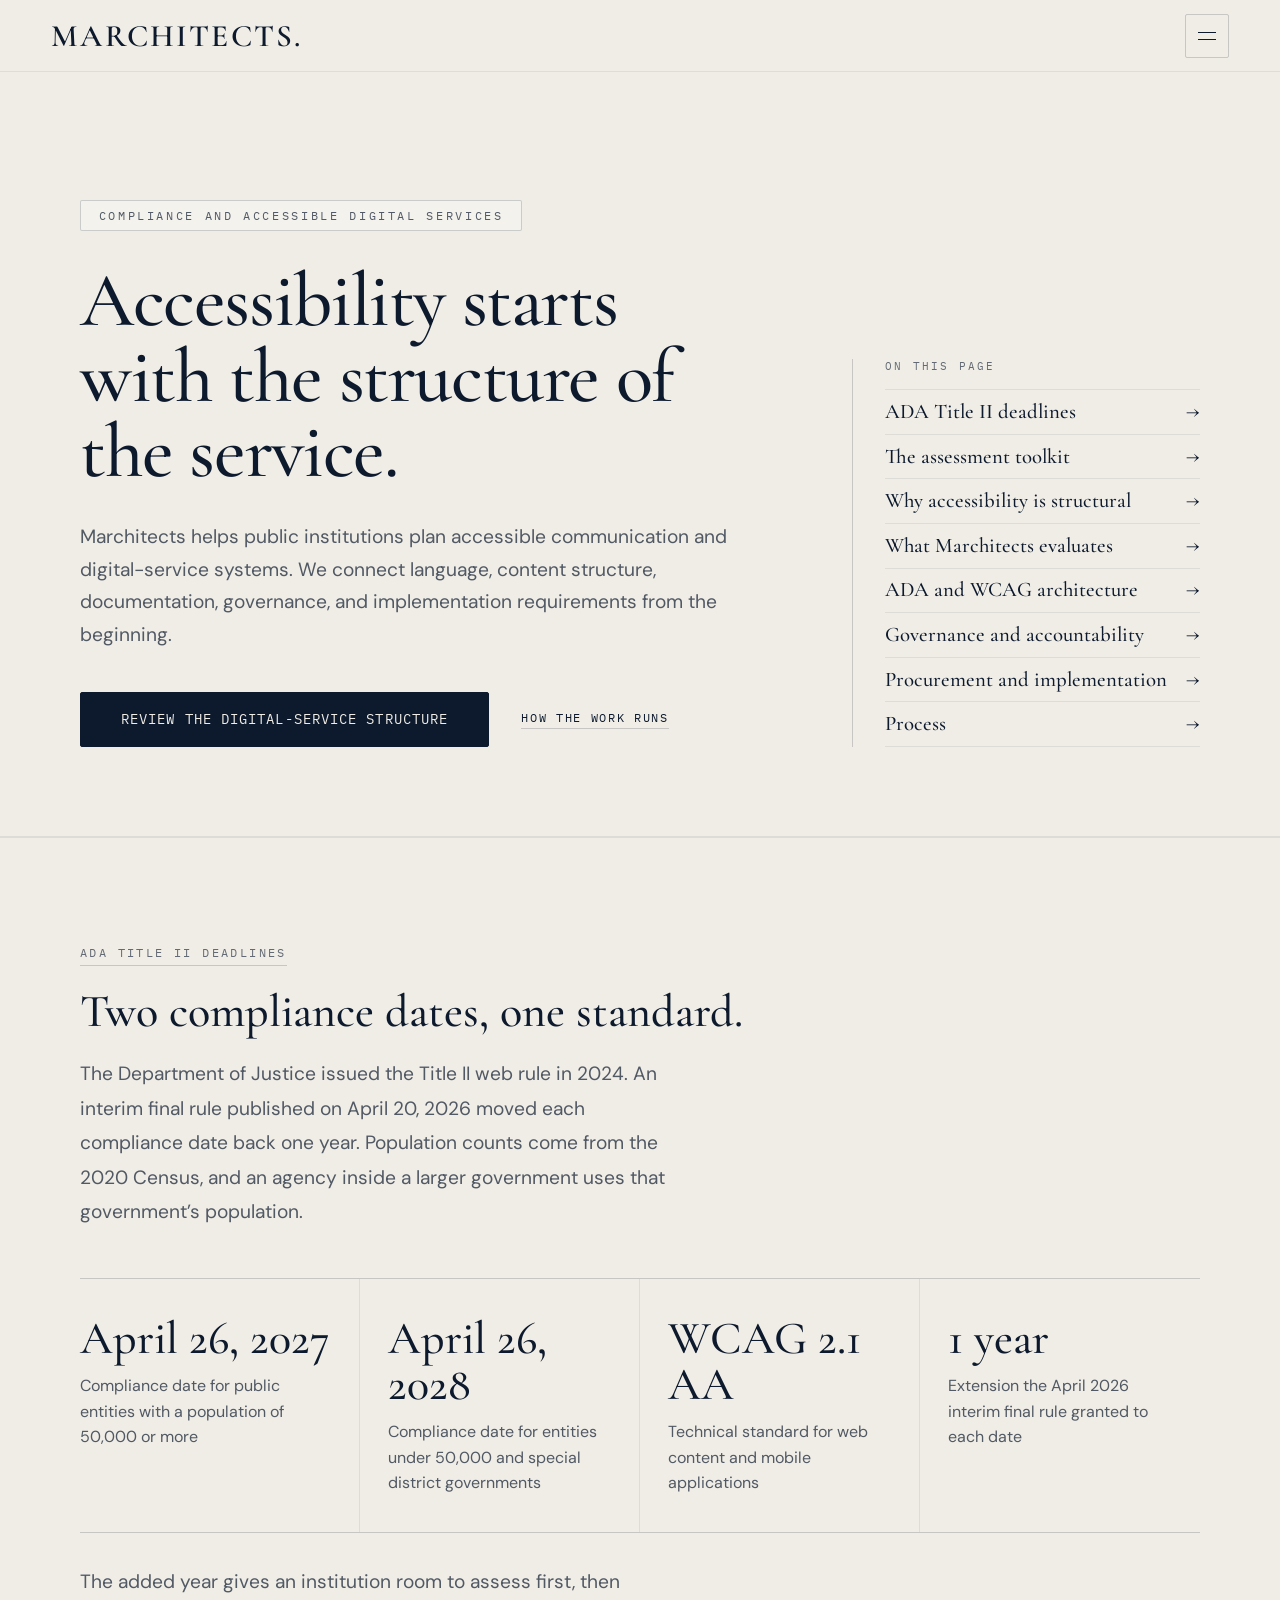
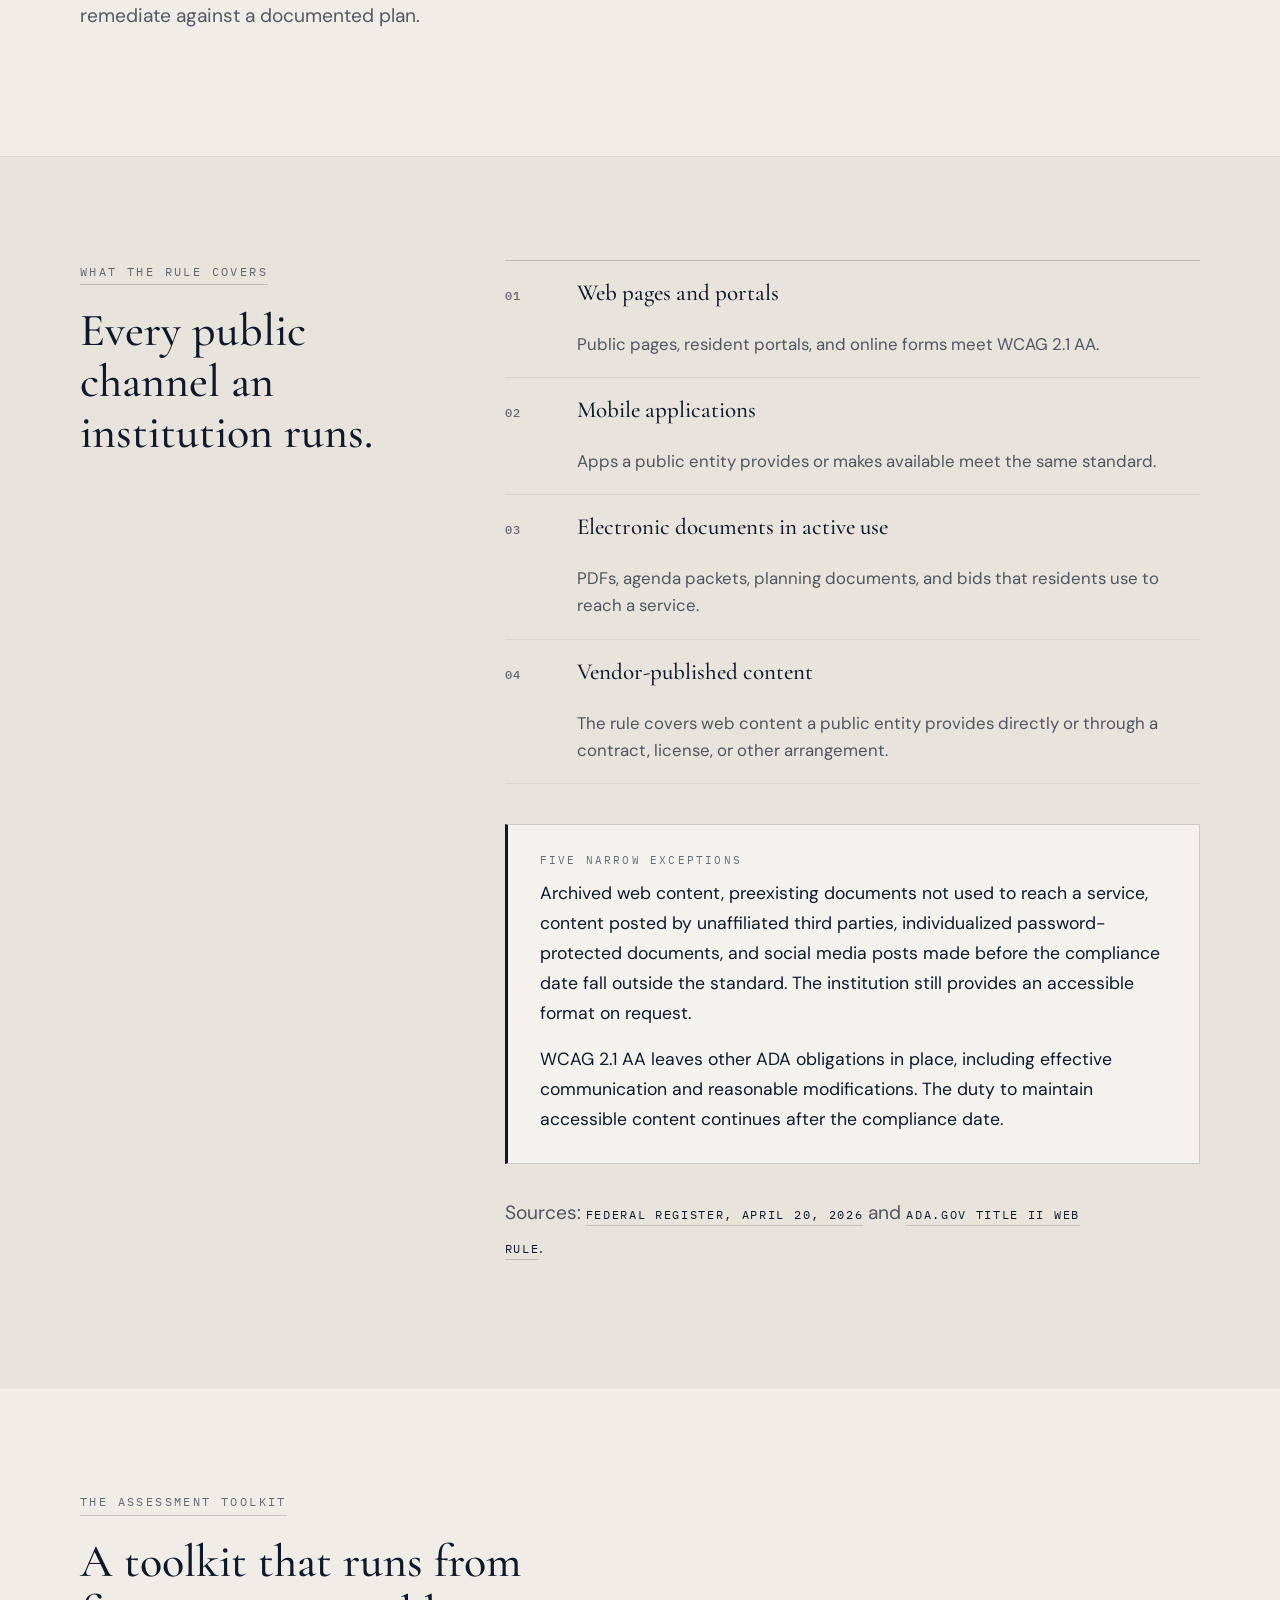
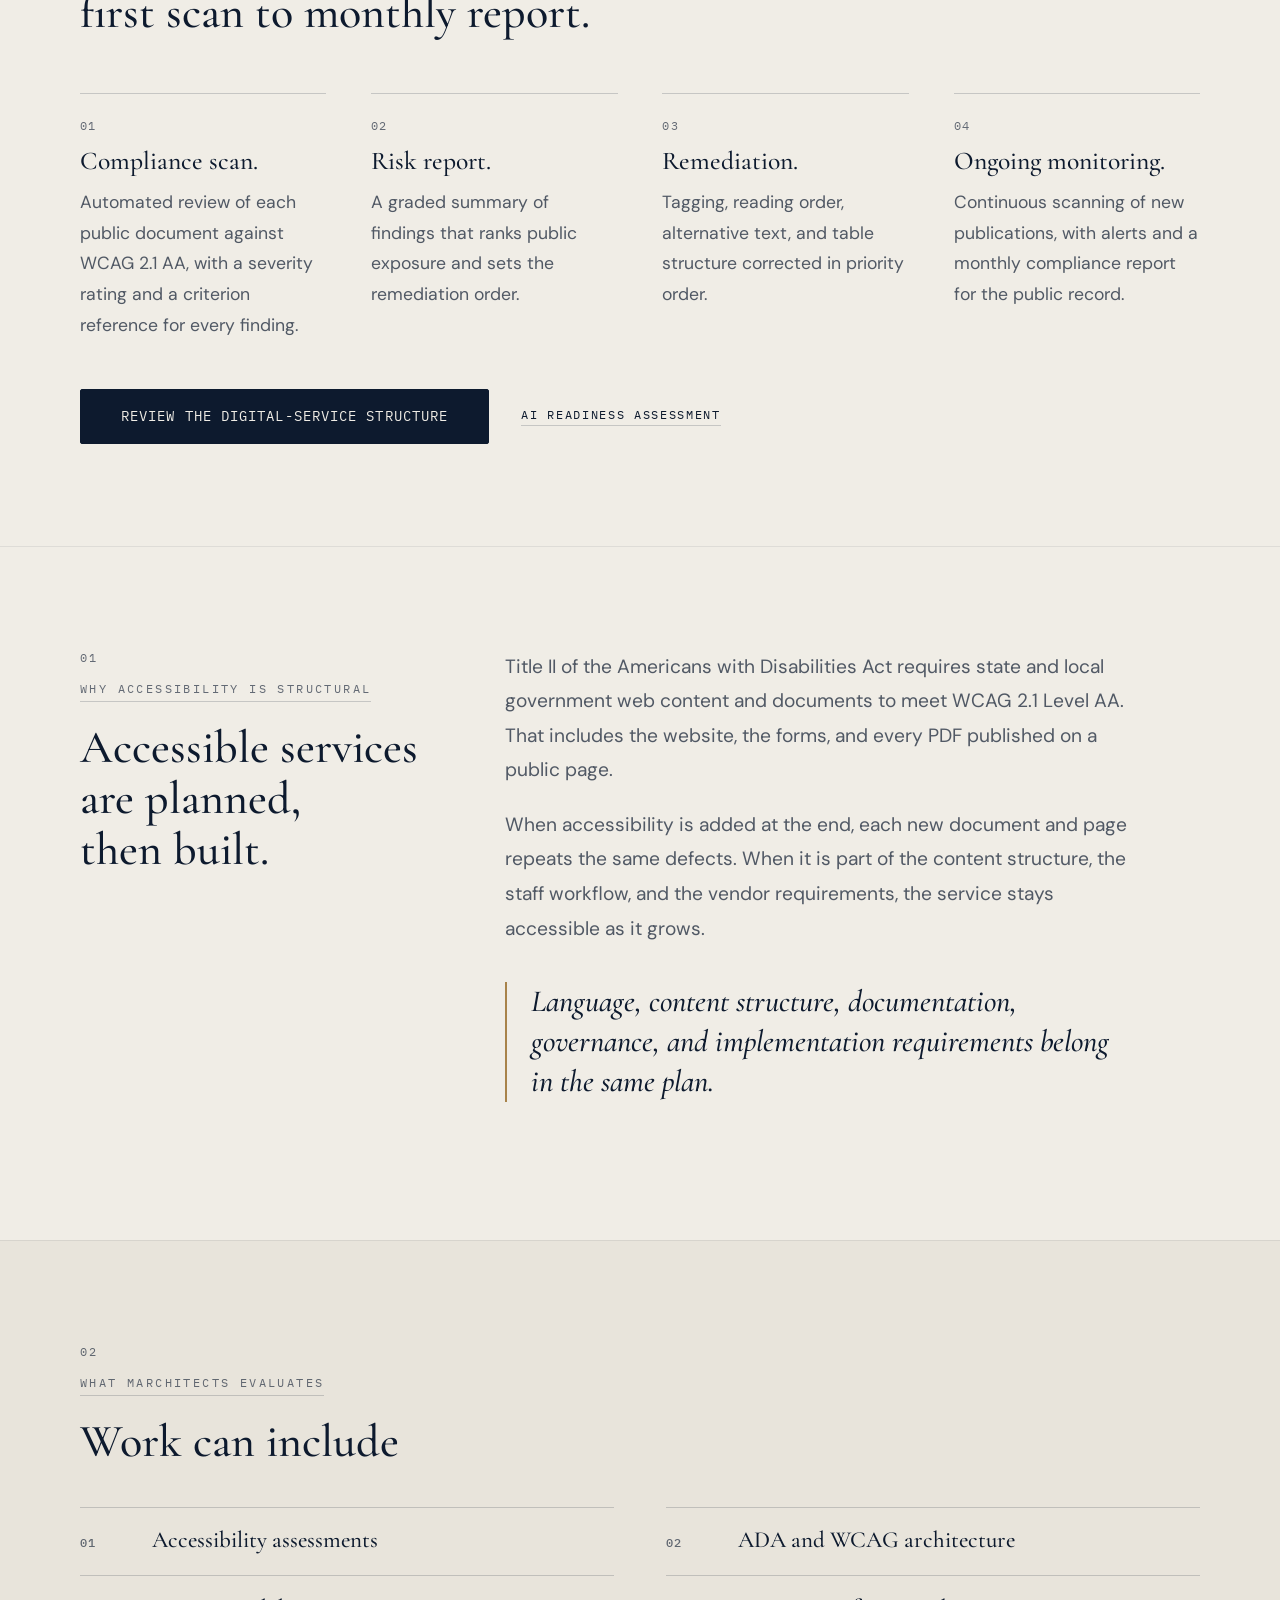
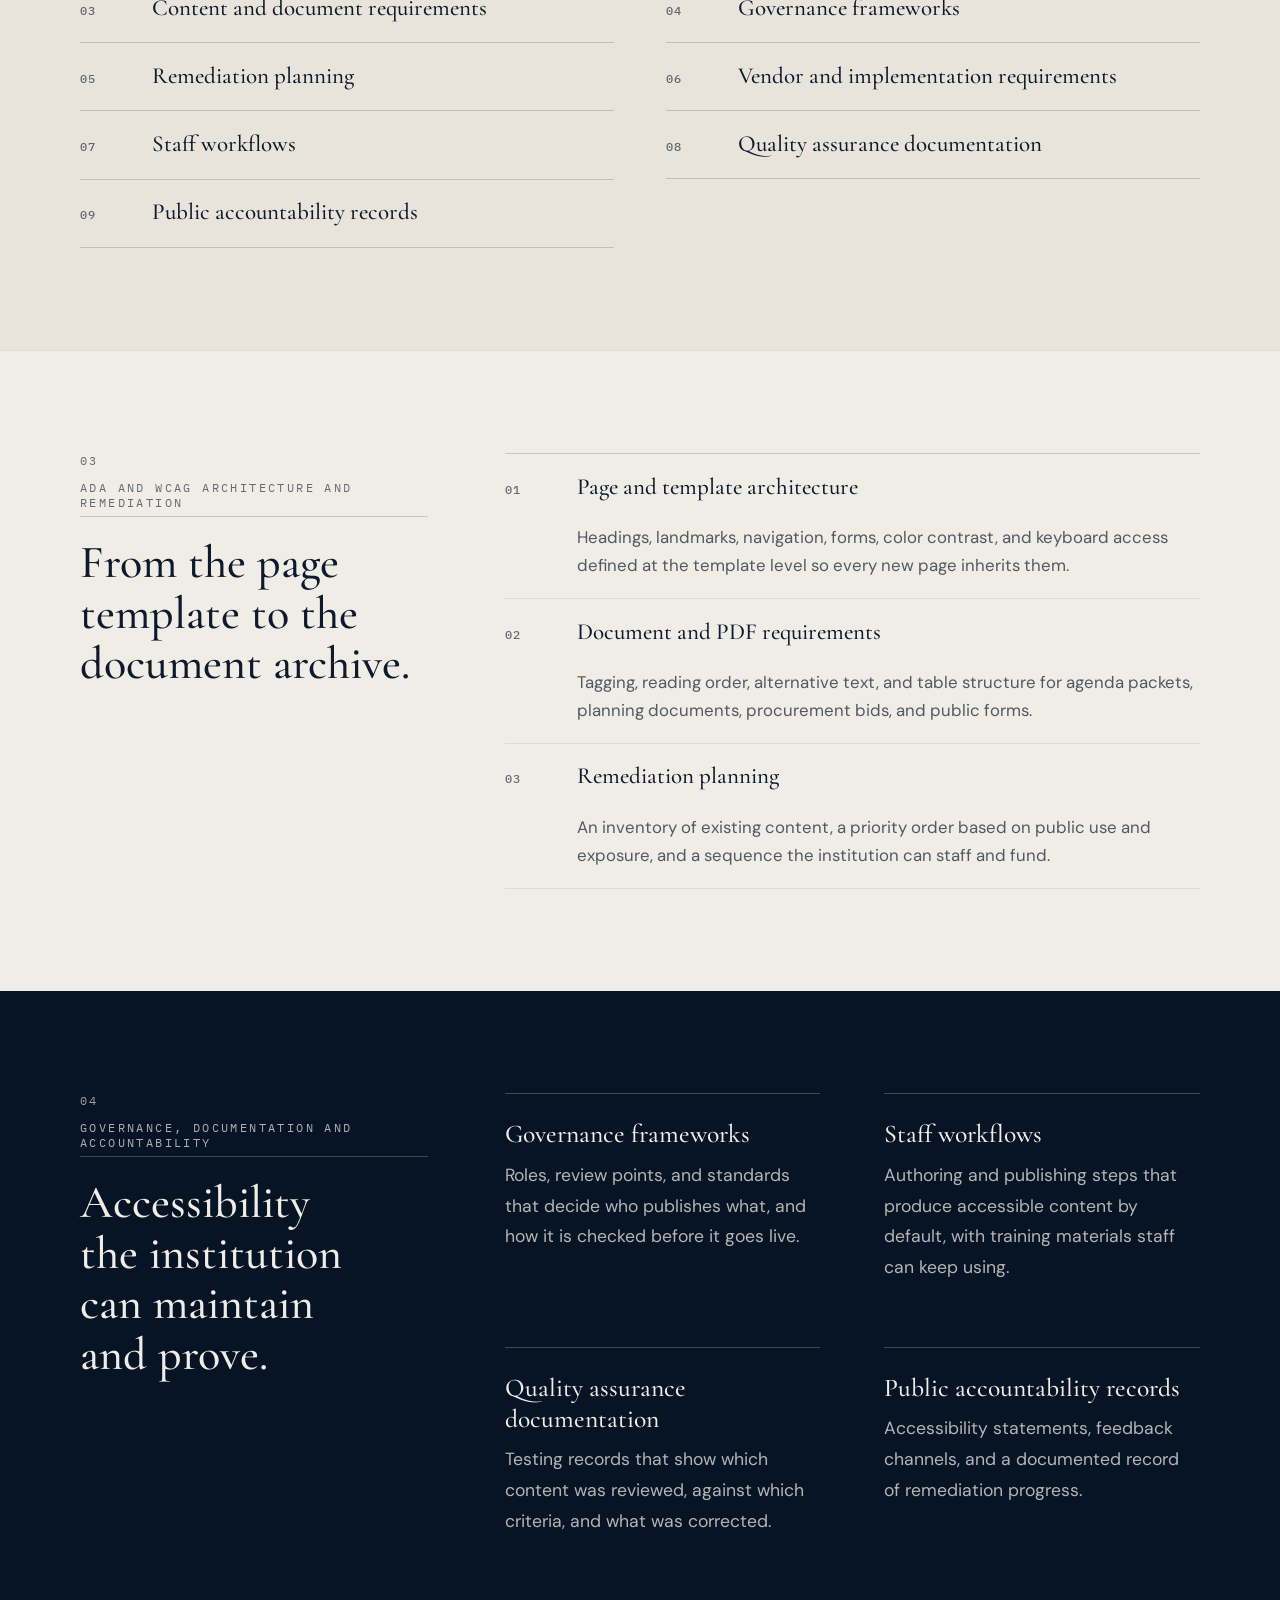
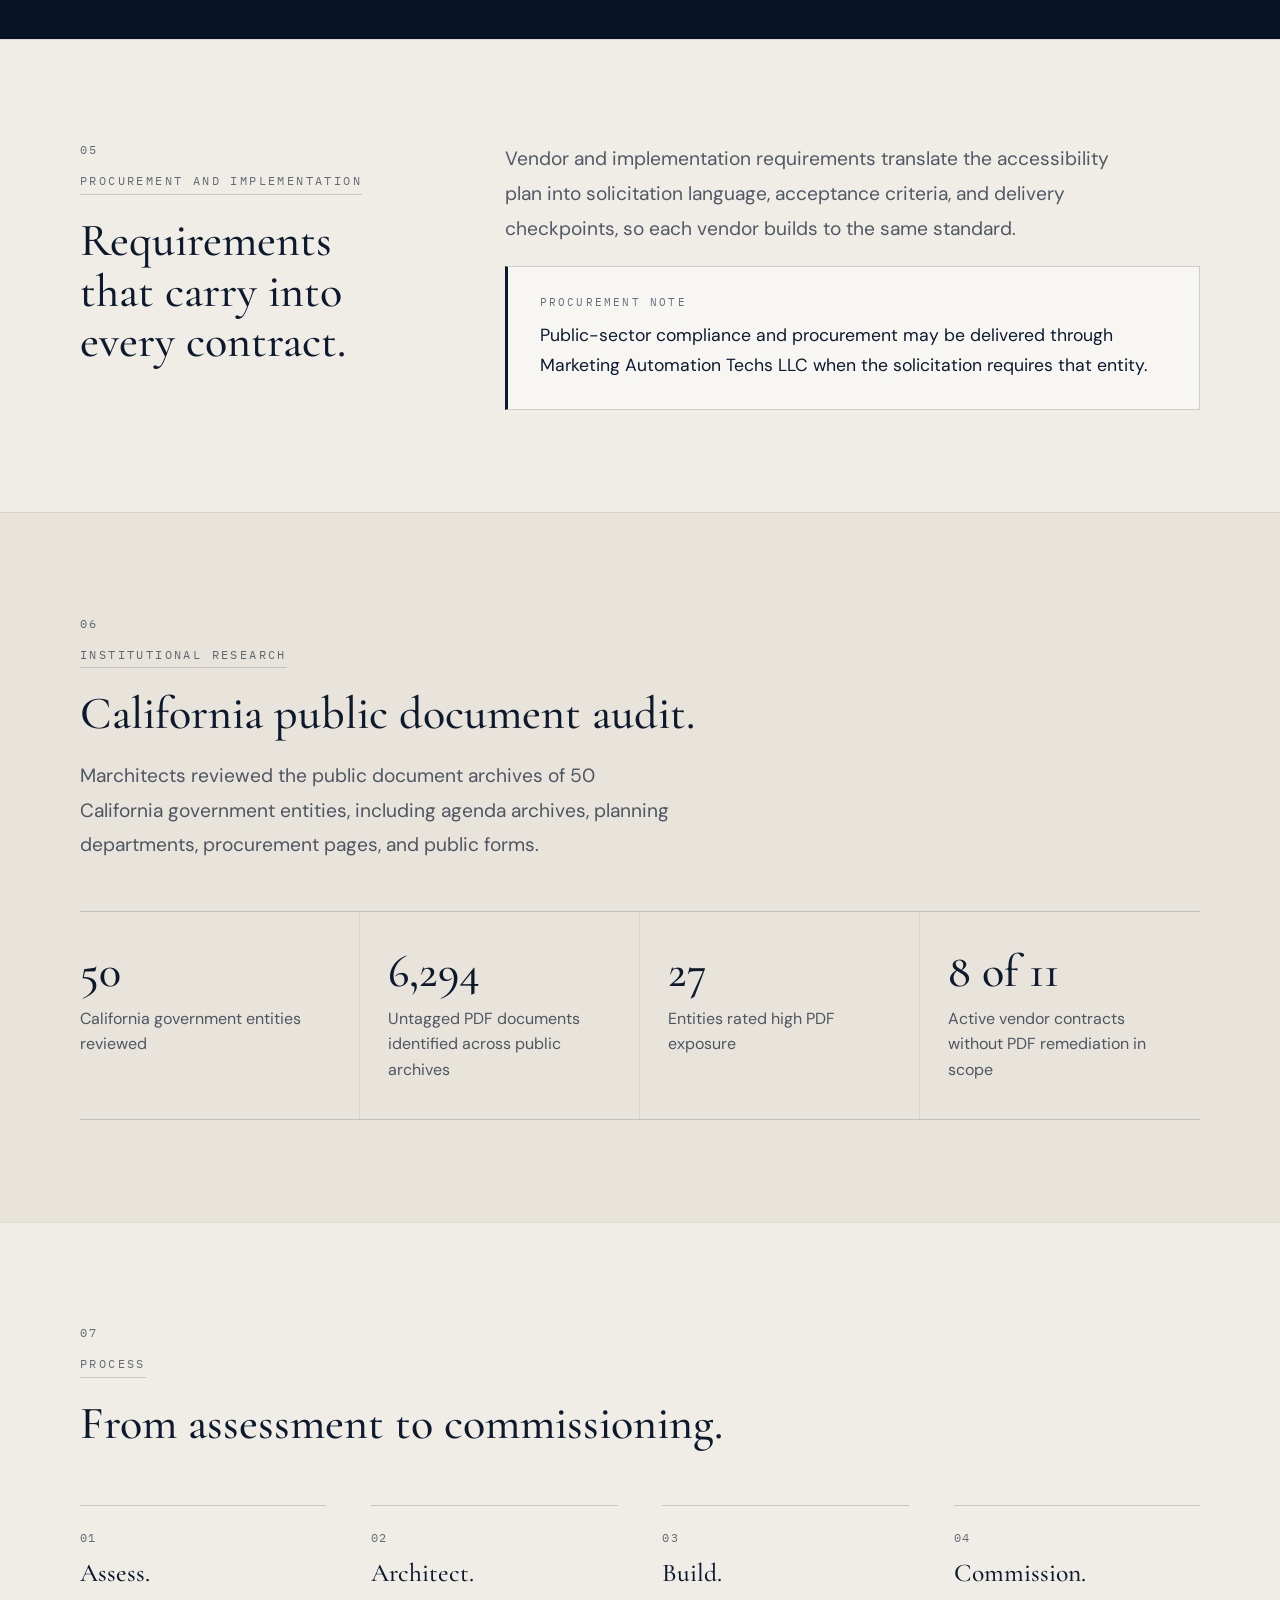
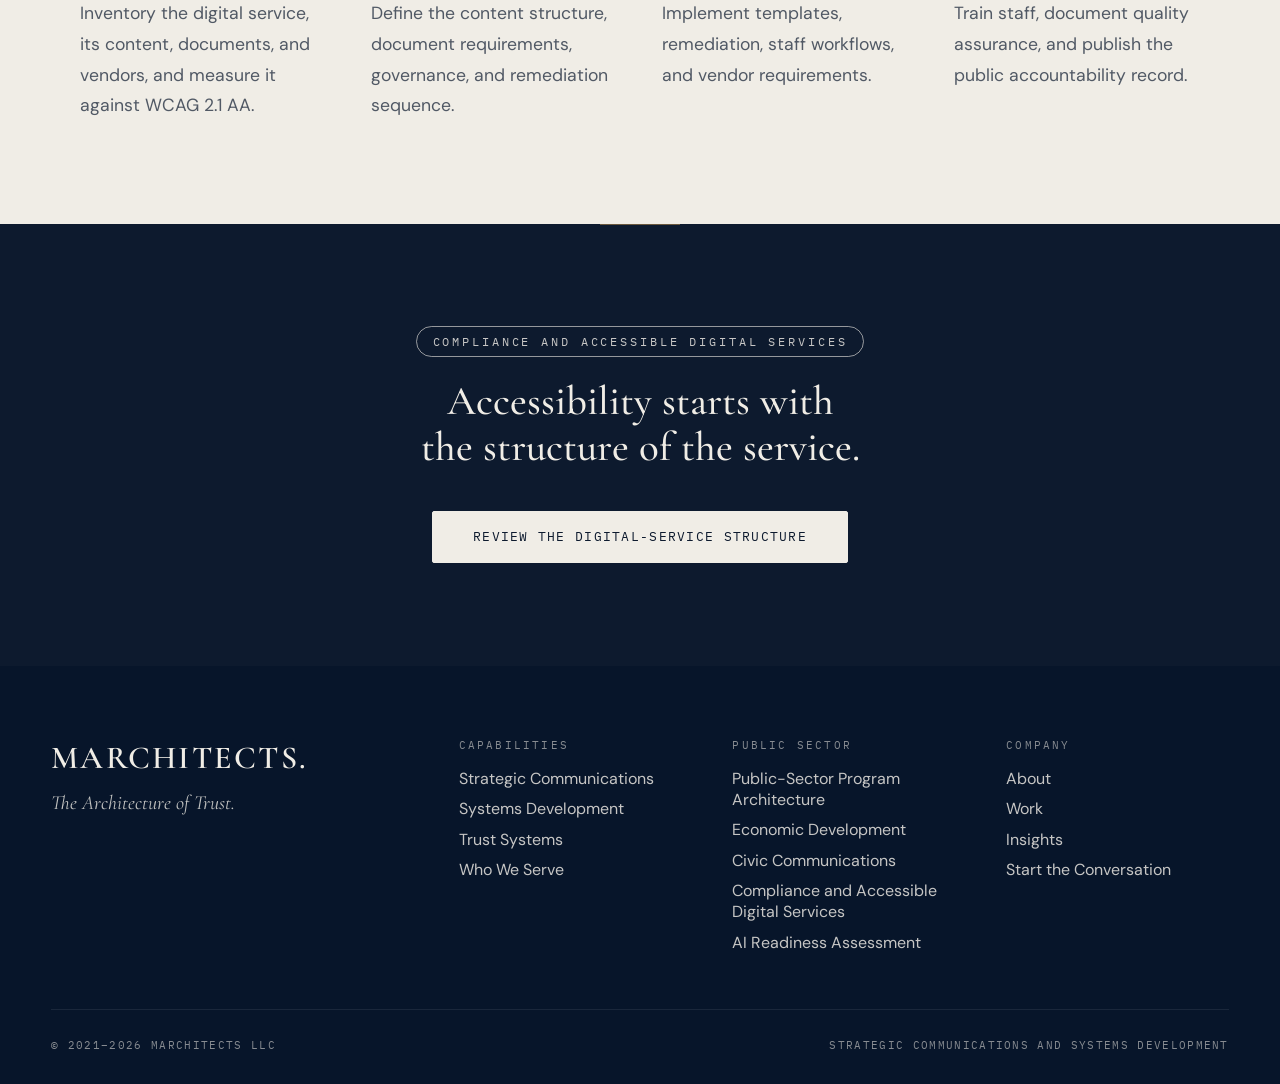
<file: compliance/index.html>
<!DOCTYPE html>
<html lang="en" class="no-js">
<head>
<meta charset="UTF-8">
<meta name="viewport" content="width=device-width, initial-scale=1.0">
<title>Compliance and Accessible Digital Services | Marchitects</title>
<meta name="description" content="Accessibility starts with the structure of the service. Marchitects helps public institutions plan accessible communication and digital-service systems, from ADA and WCAG architecture to governance and accountability records.">
<meta name="robots" content="index,follow">
<link rel="canonical" href="https://www.marchitects.builders/compliance/">
<meta property="og:type" content="website">
<meta property="og:site_name" content="Marchitects">
<meta property="og:title" content="Compliance and Accessible Digital Services | Marchitects">
<meta property="og:description" content="Accessibility starts with the structure of the service. Marchitects helps public institutions plan accessible communication and digital-service systems, from ADA and WCAG architecture to governance and accountability records.">
<meta property="og:url" content="https://www.marchitects.builders/compliance/">
<link rel="icon" href="../favicon.svg" type="image/svg+xml">
<link rel="icon" href="../favicon.png" type="image/png">
<link rel="apple-touch-icon" href="../apple-touch-icon.png">

<link rel="preconnect" href="https://fonts.googleapis.com">
<link rel="preconnect" href="https://fonts.gstatic.com" crossorigin>
<link href="https://fonts.googleapis.com/css2?family=Cormorant+Garamond:ital,wght@0,400;0,500;0,600;1,400;1,500&family=IBM+Plex+Mono:wght@400;500&family=DM+Sans:wght@300;400;500&display=swap" rel="stylesheet">
<link rel="stylesheet" href="../assets/site.css">
</head>
<body>
<a class="skip-link" href="#main">Skip to content</a>
<header class="site-nav" id="navbar">
  <a href="../index.html" class="nav-brand" aria-label="Marchitects home">Marchitects.</a>
  <nav aria-label="Primary">
  <ul class="nav-links">
    <li><a href="../capabilities/index.html">Capabilities</a></li>
    <li><a href="../who-we-serve/index.html">Who We Serve</a></li>
    <li><a href="../public-sector/index.html">Public Sector</a></li>
    <li><a href="../compliance/index.html" aria-current="page">Compliance</a></li>
    <li><a href="../ai-readiness/index.html">AI Readiness</a></li>
    <li><a href="../work/index.html">Work</a></li>
    <li><a href="../insights/index.html">Insights</a></li>
    <li><a href="../about/index.html">About</a></li>
  </ul>
  </nav>
  <a href="../contact/index.html" class="nav-cta">Start the Conversation</a>
  <button class="nav-toggle" type="button" aria-expanded="false" aria-controls="mobile-menu" aria-label="Open menu"><span></span><span></span></button>
</header>
<div class="mobile-menu" id="mobile-menu">
  <nav aria-label="Mobile">
  <ul>
    <li><a href="../capabilities/index.html">Capabilities<span class="mm-num">01</span></a></li>
    <li><a href="../who-we-serve/index.html">Who We Serve<span class="mm-num">02</span></a></li>
    <li><a href="../public-sector/index.html">Public Sector<span class="mm-num">03</span></a></li>
    <li><a href="../compliance/index.html" aria-current="page">Compliance<span class="mm-num">04</span></a></li>
    <li><a href="../ai-readiness/index.html">AI Readiness<span class="mm-num">05</span></a></li>
    <li><a href="../work/index.html">Work<span class="mm-num">06</span></a></li>
    <li><a href="../insights/index.html">Insights<span class="mm-num">07</span></a></li>
    <li><a href="../about/index.html">About<span class="mm-num">08</span></a></li>
  </ul>
  <a class="mm-cta" href="../contact/index.html">Start the Conversation</a>
  </nav>
</div>
<main id="main">
<section class="page-hero">
  <div class="page-hero-inner">
    <div class="fade">
      <span class="eyebrow">Compliance and Accessible Digital Services</span>
      <h1 class="page-h1">Accessibility starts with the structure of the service.</h1>
      <p class="page-lede">Marchitects helps public institutions plan accessible communication and digital-service systems. We connect language, content structure, documentation, governance, and implementation requirements from the beginning.</p>
      <div class="page-hero-actions">
        <a class="btn-dark" href="https://cal.com/marchitectsbuilders/comp">Review the Digital-Service Structure</a>
        <a class="text-link" href="#process">How the work runs</a>
      </div>
    </div>
    <div class="page-hero-aside fade">
      <span class="aside-label">On this page</span>
      <ul class="aside-list">
        <li><a href="#deadlines"><span>ADA Title II deadlines</span><span aria-hidden="true">&rarr;</span></a></li>
        <li><a href="#toolkit"><span>The assessment toolkit</span><span aria-hidden="true">&rarr;</span></a></li>
        <li><a href="#structural"><span>Why accessibility is structural</span><span aria-hidden="true">&rarr;</span></a></li>
        <li><a href="#evaluates"><span>What Marchitects evaluates</span><span aria-hidden="true">&rarr;</span></a></li>
        <li><a href="#architecture"><span>ADA and WCAG architecture</span><span aria-hidden="true">&rarr;</span></a></li>
        <li><a href="#governance"><span>Governance and accountability</span><span aria-hidden="true">&rarr;</span></a></li>
        <li><a href="#procurement"><span>Procurement and implementation</span><span aria-hidden="true">&rarr;</span></a></li>
        <li><a href="#process"><span>Process</span><span aria-hidden="true">&rarr;</span></a></li>
      </ul>
    </div>
  </div>
</section>

<section class="section" id="deadlines">
  <div class="sec-inner">
    <span class="sec-tag fade">ADA Title II deadlines</span>
    <h2 class="sec-h fade">Two compliance dates, one standard.</h2>
    <p class="sec-b fade">The Department of Justice issued the Title II web rule in 2024. An interim final rule published on April 20, 2026 moved each compliance date back one year. Population counts come from the 2020 Census, and an agency inside a larger government uses that government&rsquo;s population.</p>
    <div class="stat-strip fade">
      <div class="stat"><span class="stat-num">April 26, 2027</span><span class="stat-label">Compliance date for public entities with a population of 50,000 or more</span></div>
      <div class="stat"><span class="stat-num">April 26, 2028</span><span class="stat-label">Compliance date for entities under 50,000 and special district governments</span></div>
      <div class="stat"><span class="stat-num">WCAG 2.1 AA</span><span class="stat-label">Technical standard for web content and mobile applications</span></div>
      <div class="stat"><span class="stat-num">1 year</span><span class="stat-label">Extension the April 2026 interim final rule granted to each date</span></div>
    </div>
    <p class="sec-b fade" style="margin-top:2rem">The added year gives an institution room to assess first, then remediate against a documented plan.</p>
  </div>
</section>

<section class="section alt" id="coverage">
  <div class="sec-inner split">
    <div class="split-head fade">
      <span class="sec-tag">What the rule covers</span>
      <h2 class="sec-h">Every public channel an institution runs.</h2>
    </div>
    <div class="fade">
      <ul class="ledger">
        <li>Web pages and portals<span>Public pages, resident portals, and online forms meet WCAG 2.1 AA.</span></li>
        <li>Mobile applications<span>Apps a public entity provides or makes available meet the same standard.</span></li>
        <li>Electronic documents in active use<span>PDFs, agenda packets, planning documents, and bids that residents use to reach a service.</span></li>
        <li>Vendor-published content<span>The rule covers web content a public entity provides directly or through a contract, license, or other arrangement.</span></li>
      </ul>
      <div class="note" style="margin-top:2.5rem">
        <span class="note-label">Five narrow exceptions</span>
        <p>Archived web content, preexisting documents not used to reach a service, content posted by unaffiliated third parties, individualized password-protected documents, and social media posts made before the compliance date fall outside the standard. The institution still provides an accessible format on request.</p>
        <p style="margin-top:1rem">WCAG 2.1 AA leaves other ADA obligations in place, including effective communication and reasonable modifications. The duty to maintain accessible content continues after the compliance date.</p>
      </div>
      <p class="sec-b" style="margin-top:2rem">Sources: <a class="text-link" href="https://www.federalregister.gov/documents/2026/04/20/2026-07663/extension-of-compliance-dates-for-nondiscrimination-on-the-basis-of-disability-accessibility-of-web">Federal Register, April 20, 2026</a> and <a class="text-link" href="https://www.ada.gov/title-ii-web-rule/">ADA.gov Title II web rule</a>.</p>
    </div>
  </div>
</section>

<section class="section" id="toolkit">
  <div class="sec-inner">
    <span class="sec-tag fade">The assessment toolkit</span>
    <h2 class="sec-h fade">A toolkit that runs from first scan to monthly report.</h2>
    <div class="steps cols-4">
      <div class="step fade">
        <div class="step-num">01</div>
        <div class="step-title">Compliance scan.</div>
        <p class="step-body">Automated review of each public document against WCAG 2.1 AA, with a severity rating and a criterion reference for every finding.</p>
      </div>
      <div class="step fade">
        <div class="step-num">02</div>
        <div class="step-title">Risk report.</div>
        <p class="step-body">A graded summary of findings that ranks public exposure and sets the remediation order.</p>
      </div>
      <div class="step fade">
        <div class="step-num">03</div>
        <div class="step-title">Remediation.</div>
        <p class="step-body">Tagging, reading order, alternative text, and table structure corrected in priority order.</p>
      </div>
      <div class="step fade">
        <div class="step-num">04</div>
        <div class="step-title">Ongoing monitoring.</div>
        <p class="step-body">Continuous scanning of new publications, with alerts and a monthly compliance report for the public record.</p>
      </div>
    </div>
    <div class="page-hero-actions fade" style="margin-top:3rem">
      <a class="btn-dark" href="https://cal.com/marchitectsbuilders/comp">Review the Digital-Service Structure</a>
      <a class="text-link" href="../ai-readiness/index.html">AI Readiness Assessment</a>
    </div>
  </div>
</section>

<section class="section" id="structural">
  <div class="sec-inner split">
    <div class="split-head fade">
      <span class="split-num">01</span>
      <span class="sec-tag">Why accessibility is structural</span>
      <h2 class="sec-h">Accessible services are planned, then built.</h2>
    </div>
    <div class="fade">
      <div class="prose">
        <p>Title II of the Americans with Disabilities Act requires state and local government web content and documents to meet WCAG 2.1 Level AA. That includes the website, the forms, and every PDF published on a public page.</p>
        <p>When accessibility is added at the end, each new document and page repeats the same defects. When it is part of the content structure, the staff workflow, and the vendor requirements, the service stays accessible as it grows.</p>
      </div>
      <p class="pull">Language, content structure, documentation, governance, and implementation requirements belong in the same plan.</p>
    </div>
  </div>
</section>

<section class="section alt" id="evaluates">
  <div class="sec-inner">
    <span class="split-num fade">02</span>
    <span class="sec-tag fade">What Marchitects evaluates</span>
    <h2 class="sec-h fade">Work can include</h2>
    <ul class="ledger two-col fade" style="margin-top:2.5rem">
      <li>Accessibility assessments</li>
      <li>ADA and WCAG architecture</li>
      <li>Content and document requirements</li>
      <li>Governance frameworks</li>
      <li>Remediation planning</li>
      <li>Vendor and implementation requirements</li>
      <li>Staff workflows</li>
      <li>Quality assurance documentation</li>
      <li>Public accountability records</li>
    </ul>
  </div>
</section>

<section class="section" id="architecture">
  <div class="sec-inner split">
    <div class="split-head fade">
      <span class="split-num">03</span>
      <span class="sec-tag">ADA and WCAG architecture and remediation</span>
      <h2 class="sec-h">From the page template to the document archive.</h2>
    </div>
    <div class="fade">
      <ul class="ledger">
        <li>Page and template architecture<span>Headings, landmarks, navigation, forms, color contrast, and keyboard access defined at the template level so every new page inherits them.</span></li>
        <li>Document and PDF requirements<span>Tagging, reading order, alternative text, and table structure for agenda packets, planning documents, procurement bids, and public forms.</span></li>
        <li>Remediation planning<span>An inventory of existing content, a priority order based on public use and exposure, and a sequence the institution can staff and fund.</span></li>
      </ul>
    </div>
  </div>
</section>

<section class="section dark on-dark" id="governance">
  <div class="sec-inner split">
    <div class="split-head fade">
      <span class="split-num" style="color:rgba(240,237,230,.66)">04</span>
      <span class="sec-tag">Governance, documentation and accountability</span>
      <h2 class="sec-h">Accessibility the institution can maintain and prove.</h2>
    </div>
    <div class="fade">
      <div class="steps" style="margin-top:0;grid-template-columns:1fr 1fr">
        <div class="step">
          <div class="step-title">Governance frameworks</div>
          <p class="step-body">Roles, review points, and standards that decide who publishes what, and how it is checked before it goes live.</p>
        </div>
        <div class="step">
          <div class="step-title">Staff workflows</div>
          <p class="step-body">Authoring and publishing steps that produce accessible content by default, with training materials staff can keep using.</p>
        </div>
        <div class="step">
          <div class="step-title">Quality assurance documentation</div>
          <p class="step-body">Testing records that show which content was reviewed, against which criteria, and what was corrected.</p>
        </div>
        <div class="step">
          <div class="step-title">Public accountability records</div>
          <p class="step-body">Accessibility statements, feedback channels, and a documented record of remediation progress.</p>
        </div>
      </div>
    </div>
  </div>
</section>

<section class="section" id="procurement">
  <div class="sec-inner split">
    <div class="split-head fade">
      <span class="split-num">05</span>
      <span class="sec-tag">Procurement and implementation</span>
      <h2 class="sec-h">Requirements that carry into every contract.</h2>
    </div>
    <div class="fade">
      <div class="prose">
        <p>Vendor and implementation requirements translate the accessibility plan into solicitation language, acceptance criteria, and delivery checkpoints, so each vendor builds to the same standard.</p>
      </div>
      <div class="note">
        <span class="note-label">Procurement note</span>
        <p>Public-sector compliance and procurement may be delivered through Marketing Automation Techs LLC when the solicitation requires that entity.</p>
      </div>
    </div>
  </div>
</section>

<section class="section alt">
  <div class="sec-inner">
    <span class="split-num fade">06</span>
    <span class="sec-tag fade">Institutional research</span>
    <h2 class="sec-h fade">California public document audit.</h2>
    <p class="sec-b fade">Marchitects reviewed the public document archives of 50 California government entities, including agenda archives, planning departments, procurement pages, and public forms.</p>
    <div class="stat-strip fade">
      <div class="stat"><span class="stat-num">50</span><span class="stat-label">California government entities reviewed</span></div>
      <div class="stat"><span class="stat-num">6,294</span><span class="stat-label">Untagged PDF documents identified across public archives</span></div>
      <div class="stat"><span class="stat-num">27</span><span class="stat-label">Entities rated high PDF exposure</span></div>
      <div class="stat"><span class="stat-num">8 of 11</span><span class="stat-label">Active vendor contracts without PDF remediation in scope</span></div>
    </div>
  </div>
</section>

<section class="section" id="process">
  <div class="sec-inner">
    <span class="split-num fade">07</span>
    <span class="sec-tag fade">Process</span>
    <h2 class="sec-h fade">From assessment to commissioning.</h2>
    <div class="steps cols-4">
      <div class="step fade">
        <div class="step-num">01</div>
        <div class="step-title">Assess.</div>
        <p class="step-body">Inventory the digital service, its content, documents, and vendors, and measure it against WCAG 2.1 AA.</p>
      </div>
      <div class="step fade">
        <div class="step-num">02</div>
        <div class="step-title">Architect.</div>
        <p class="step-body">Define the content structure, document requirements, governance, and remediation sequence.</p>
      </div>
      <div class="step fade">
        <div class="step-num">03</div>
        <div class="step-title">Build.</div>
        <p class="step-body">Implement templates, remediation, staff workflows, and vendor requirements.</p>
      </div>
      <div class="step fade">
        <div class="step-num">04</div>
        <div class="step-title">Commission.</div>
        <p class="step-body">Train staff, document quality assurance, and publish the public accountability record.</p>
      </div>
    </div>
  </div>
</section>
<section class="closing">
  <div class="closing-inner fade">
    <span class="closing-eyebrow">Compliance and Accessible Digital Services</span>
    <h2 class="closing-h">Accessibility starts with the structure of the service.</h2>
    <a href="https://cal.com/marchitectsbuilders/comp" class="btn-light">Review the Digital-Service Structure</a>
  </div>
</section>
</main>
<footer class="site-footer">
  <div class="footer-inner">
    <div class="footer-grid">
      <div>
        <a href="../index.html" class="footer-mark">Marchitects.</a>
        <p class="footer-tag">The Architecture of Trust.</p>
      </div>
      <div class="footer-col">
        <h2>Capabilities</h2>
        <ul>
          <li><a href="../capabilities/index.html#strategic-communications">Strategic Communications</a></li>
          <li><a href="../capabilities/index.html#systems-development">Systems Development</a></li>
          <li><a href="../capabilities/index.html#trust-systems">Trust Systems</a></li>
          <li><a href="../who-we-serve/index.html">Who We Serve</a></li>
        </ul>
      </div>
      <div class="footer-col">
        <h2>Public Sector</h2>
        <ul>
          <li><a href="../public-sector/index.html">Public-Sector Program Architecture</a></li>
          <li><a href="../economic-development/index.html">Economic Development</a></li>
          <li><a href="../public-sector/index.html#civic-communications">Civic Communications</a></li>
          <li><a href="../compliance/index.html">Compliance and Accessible Digital Services</a></li>
          <li><a href="../ai-readiness/index.html">AI Readiness Assessment</a></li>
        </ul>
      </div>
      <div class="footer-col">
        <h2>Company</h2>
        <ul>
          <li><a href="../about/index.html">About</a></li>
          <li><a href="../work/index.html">Work</a></li>
          <li><a href="../insights/index.html">Insights</a></li>
          <li><a href="../contact/index.html">Start the Conversation</a></li>
        </ul>
      </div>
    </div>
    <div class="footer-base">
      <span>&copy; 2021&ndash;2026 Marchitects LLC</span>
      <span>Strategic communications and systems development</span>
    </div>
  </div>
</footer>
<script src="../assets/site.js" defer></script>
</body>
</html>
</file>
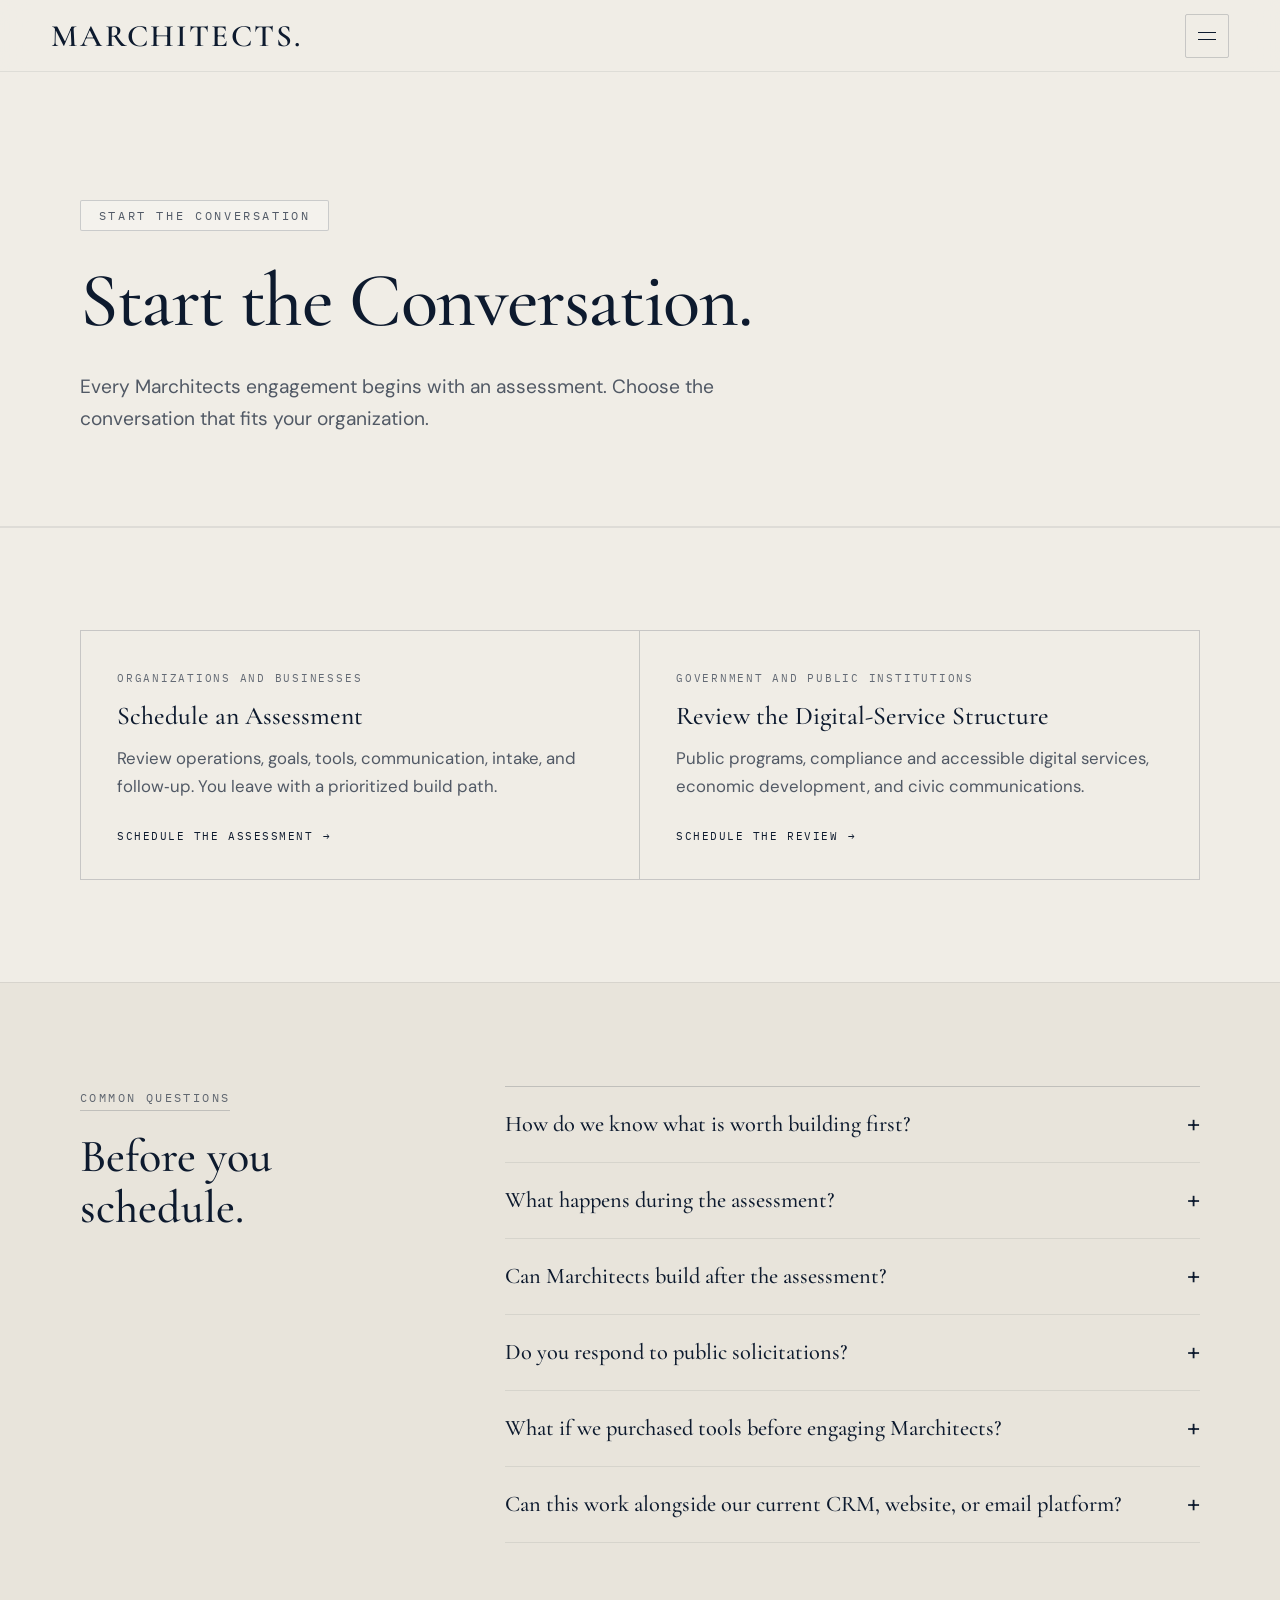
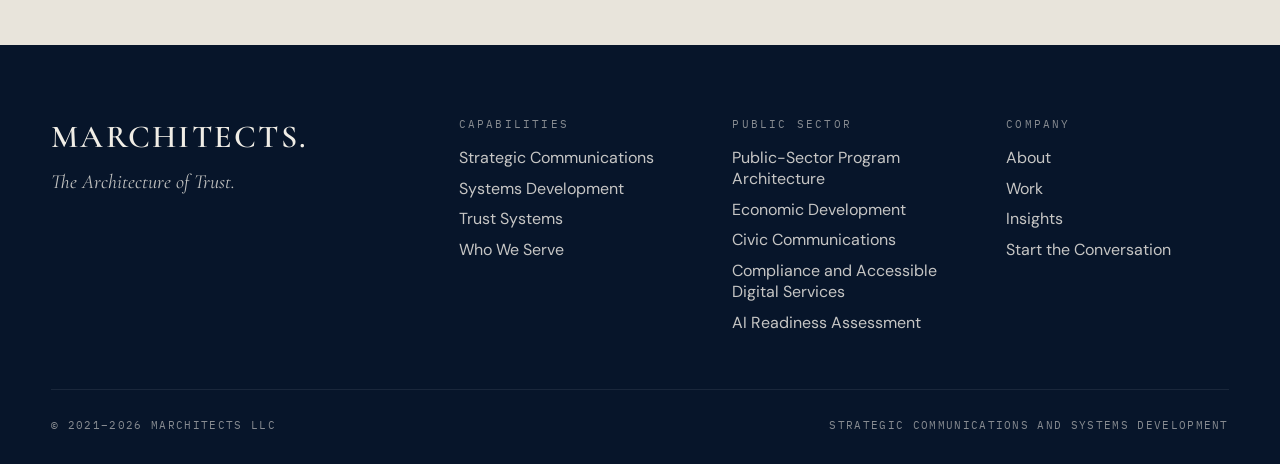
<file: contact/index.html>
<!DOCTYPE html>
<html lang="en" class="no-js">
<head>
<meta charset="UTF-8">
<meta name="viewport" content="width=device-width, initial-scale=1.0">
<title>Start the Conversation | Marchitects</title>
<meta name="description" content="Start the conversation with Marchitects. Schedule an assessment for strategic communications, systems development, public-sector programs, or accessible digital services.">
<meta name="robots" content="index,follow">
<link rel="canonical" href="https://www.marchitects.builders/contact/">
<meta property="og:type" content="website">
<meta property="og:site_name" content="Marchitects">
<meta property="og:title" content="Start the Conversation | Marchitects">
<meta property="og:description" content="Start the conversation with Marchitects. Schedule an assessment for strategic communications, systems development, public-sector programs, or accessible digital services.">
<meta property="og:url" content="https://www.marchitects.builders/contact/">
<link rel="icon" href="../favicon.svg" type="image/svg+xml">
<link rel="icon" href="../favicon.png" type="image/png">
<link rel="apple-touch-icon" href="../apple-touch-icon.png">

<link rel="preconnect" href="https://fonts.googleapis.com">
<link rel="preconnect" href="https://fonts.gstatic.com" crossorigin>
<link href="https://fonts.googleapis.com/css2?family=Cormorant+Garamond:ital,wght@0,400;0,500;0,600;1,400;1,500&family=IBM+Plex+Mono:wght@400;500&family=DM+Sans:wght@300;400;500&display=swap" rel="stylesheet">
<link rel="stylesheet" href="../assets/site.css">
</head>
<body>
<a class="skip-link" href="#main">Skip to content</a>
<header class="site-nav" id="navbar">
  <a href="../index.html" class="nav-brand" aria-label="Marchitects home">Marchitects.</a>
  <nav aria-label="Primary">
  <ul class="nav-links">
    <li><a href="../capabilities/index.html">Capabilities</a></li>
    <li><a href="../who-we-serve/index.html">Who We Serve</a></li>
    <li><a href="../public-sector/index.html">Public Sector</a></li>
    <li><a href="../compliance/index.html">Compliance</a></li>
    <li><a href="../ai-readiness/index.html">AI Readiness</a></li>
    <li><a href="../work/index.html">Work</a></li>
    <li><a href="../insights/index.html">Insights</a></li>
    <li><a href="../about/index.html">About</a></li>
  </ul>
  </nav>
  <a href="../contact/index.html" class="nav-cta" aria-current="page">Start the Conversation</a>
  <button class="nav-toggle" type="button" aria-expanded="false" aria-controls="mobile-menu" aria-label="Open menu"><span></span><span></span></button>
</header>
<div class="mobile-menu" id="mobile-menu">
  <nav aria-label="Mobile">
  <ul>
    <li><a href="../capabilities/index.html">Capabilities<span class="mm-num">01</span></a></li>
    <li><a href="../who-we-serve/index.html">Who We Serve<span class="mm-num">02</span></a></li>
    <li><a href="../public-sector/index.html">Public Sector<span class="mm-num">03</span></a></li>
    <li><a href="../compliance/index.html">Compliance<span class="mm-num">04</span></a></li>
    <li><a href="../ai-readiness/index.html">AI Readiness<span class="mm-num">05</span></a></li>
    <li><a href="../work/index.html">Work<span class="mm-num">06</span></a></li>
    <li><a href="../insights/index.html">Insights<span class="mm-num">07</span></a></li>
    <li><a href="../about/index.html">About<span class="mm-num">08</span></a></li>
  </ul>
  <a class="mm-cta" href="../contact/index.html" aria-current="page">Start the Conversation</a>
  </nav>
</div>
<main id="main">
<section class="page-hero">
  <div class="page-hero-inner">
    <div class="fade">
      <span class="eyebrow">Start the Conversation</span>
      <h1 class="page-h1">Start the Conversation.</h1>
      <p class="page-lede">Every Marchitects engagement begins with an assessment. Choose the conversation that fits your organization.</p>
    </div>
  </div>
</section>

<section class="section">
  <div class="sec-inner">
    <div class="card-grid cols-2" style="margin-top:0">
      <a class="link-card fade" href="https://cal.com/marchitectsbuilders/disco">
        <span class="card-kicker">Organizations and businesses</span>
        <span class="card-title">Schedule an Assessment</span>
        <span class="card-body">Review operations, goals, tools, communication, intake, and follow&#8209;up. You leave with a prioritized build path.</span>
        <span class="card-more">Schedule the assessment</span>
      </a>
      <a class="link-card fade" href="https://cal.com/marchitectsbuilders/comp">
        <span class="card-kicker">Government and Public Institutions</span>
        <span class="card-title">Review the Digital-Service Structure</span>
        <span class="card-body">Public programs, compliance and accessible digital services, economic development, and civic communications.</span>
        <span class="card-more">Schedule the review</span>
      </a>
    </div>
  </div>
</section>

<section class="section alt" id="faq">
  <div class="sec-inner split">
    <div class="split-head fade">
      <span class="sec-tag">Common Questions</span>
      <h2 class="sec-h">Before you schedule.</h2>
    </div>
    <div class="faq-list fade">
      <details class="faq-item">
        <summary class="faq-question"><span class="faq-q">How do we know what is worth building first?</span><span class="faq-icon" aria-hidden="true">+</span></summary>
        <p class="faq-a">Marchitects starts with institutional and business impact. We look for repeatable work, stalled follow&#8209;up, manual intake, underused data, missing documentation, and places where clearer communication can create measurable value.</p>
      </details>
      <details class="faq-item">
        <summary class="faq-question"><span class="faq-q">What happens during the assessment?</span><span class="faq-icon" aria-hidden="true">+</span></summary>
        <p class="faq-a">We review your operations, goals, tools, audiences, intake process, follow&#8209;up flow, records, and team capacity. You leave with a prioritized build path.</p>
      </details>
      <details class="faq-item">
        <summary class="faq-question"><span class="faq-q">Can Marchitects build after the assessment?</span><span class="faq-icon" aria-hidden="true">+</span></summary>
        <p class="faq-a">Yes. The assessment moves into development across communications, workflow automation, agentic systems, email infrastructure, intake logic, content systems, documentation, and operational tooling.</p>
      </details>
      <details class="faq-item">
        <summary class="faq-question"><span class="faq-q">Do you respond to public solicitations?</span><span class="faq-icon" aria-hidden="true">+</span></summary>
        <p class="faq-a">Yes. Public-sector compliance and procurement may be delivered through Marketing Automation Techs LLC when the solicitation requires that entity.</p>
      </details>
      <details class="faq-item">
        <summary class="faq-question"><span class="faq-q">What if we purchased tools before engaging Marchitects?</span><span class="faq-icon" aria-hidden="true">+</span></summary>
        <p class="faq-a">Marchitects evaluates what belongs in the operating model, what needs connection, and what can be retired.</p>
      </details>
      <details class="faq-item">
        <summary class="faq-question"><span class="faq-q">Can this work alongside our current CRM, website, or email platform?</span><span class="faq-icon" aria-hidden="true">+</span></summary>
        <p class="faq-a">Yes. Marchitects designs around the current environment first, then builds the missing structure around it.</p>
      </details>
    </div>
  </div>
</section>
</main>
<footer class="site-footer">
  <div class="footer-inner">
    <div class="footer-grid">
      <div>
        <a href="../index.html" class="footer-mark">Marchitects.</a>
        <p class="footer-tag">The Architecture of Trust.</p>
      </div>
      <div class="footer-col">
        <h2>Capabilities</h2>
        <ul>
          <li><a href="../capabilities/index.html#strategic-communications">Strategic Communications</a></li>
          <li><a href="../capabilities/index.html#systems-development">Systems Development</a></li>
          <li><a href="../capabilities/index.html#trust-systems">Trust Systems</a></li>
          <li><a href="../who-we-serve/index.html">Who We Serve</a></li>
        </ul>
      </div>
      <div class="footer-col">
        <h2>Public Sector</h2>
        <ul>
          <li><a href="../public-sector/index.html">Public-Sector Program Architecture</a></li>
          <li><a href="../economic-development/index.html">Economic Development</a></li>
          <li><a href="../public-sector/index.html#civic-communications">Civic Communications</a></li>
          <li><a href="../compliance/index.html">Compliance and Accessible Digital Services</a></li>
          <li><a href="../ai-readiness/index.html">AI Readiness Assessment</a></li>
        </ul>
      </div>
      <div class="footer-col">
        <h2>Company</h2>
        <ul>
          <li><a href="../about/index.html">About</a></li>
          <li><a href="../work/index.html">Work</a></li>
          <li><a href="../insights/index.html">Insights</a></li>
          <li><a href="../contact/index.html">Start the Conversation</a></li>
        </ul>
      </div>
    </div>
    <div class="footer-base">
      <span>&copy; 2021&ndash;2026 Marchitects LLC</span>
      <span>Strategic communications and systems development</span>
    </div>
  </div>
</footer>
<script src="../assets/site.js" defer></script>
</body>
</html>
</file>
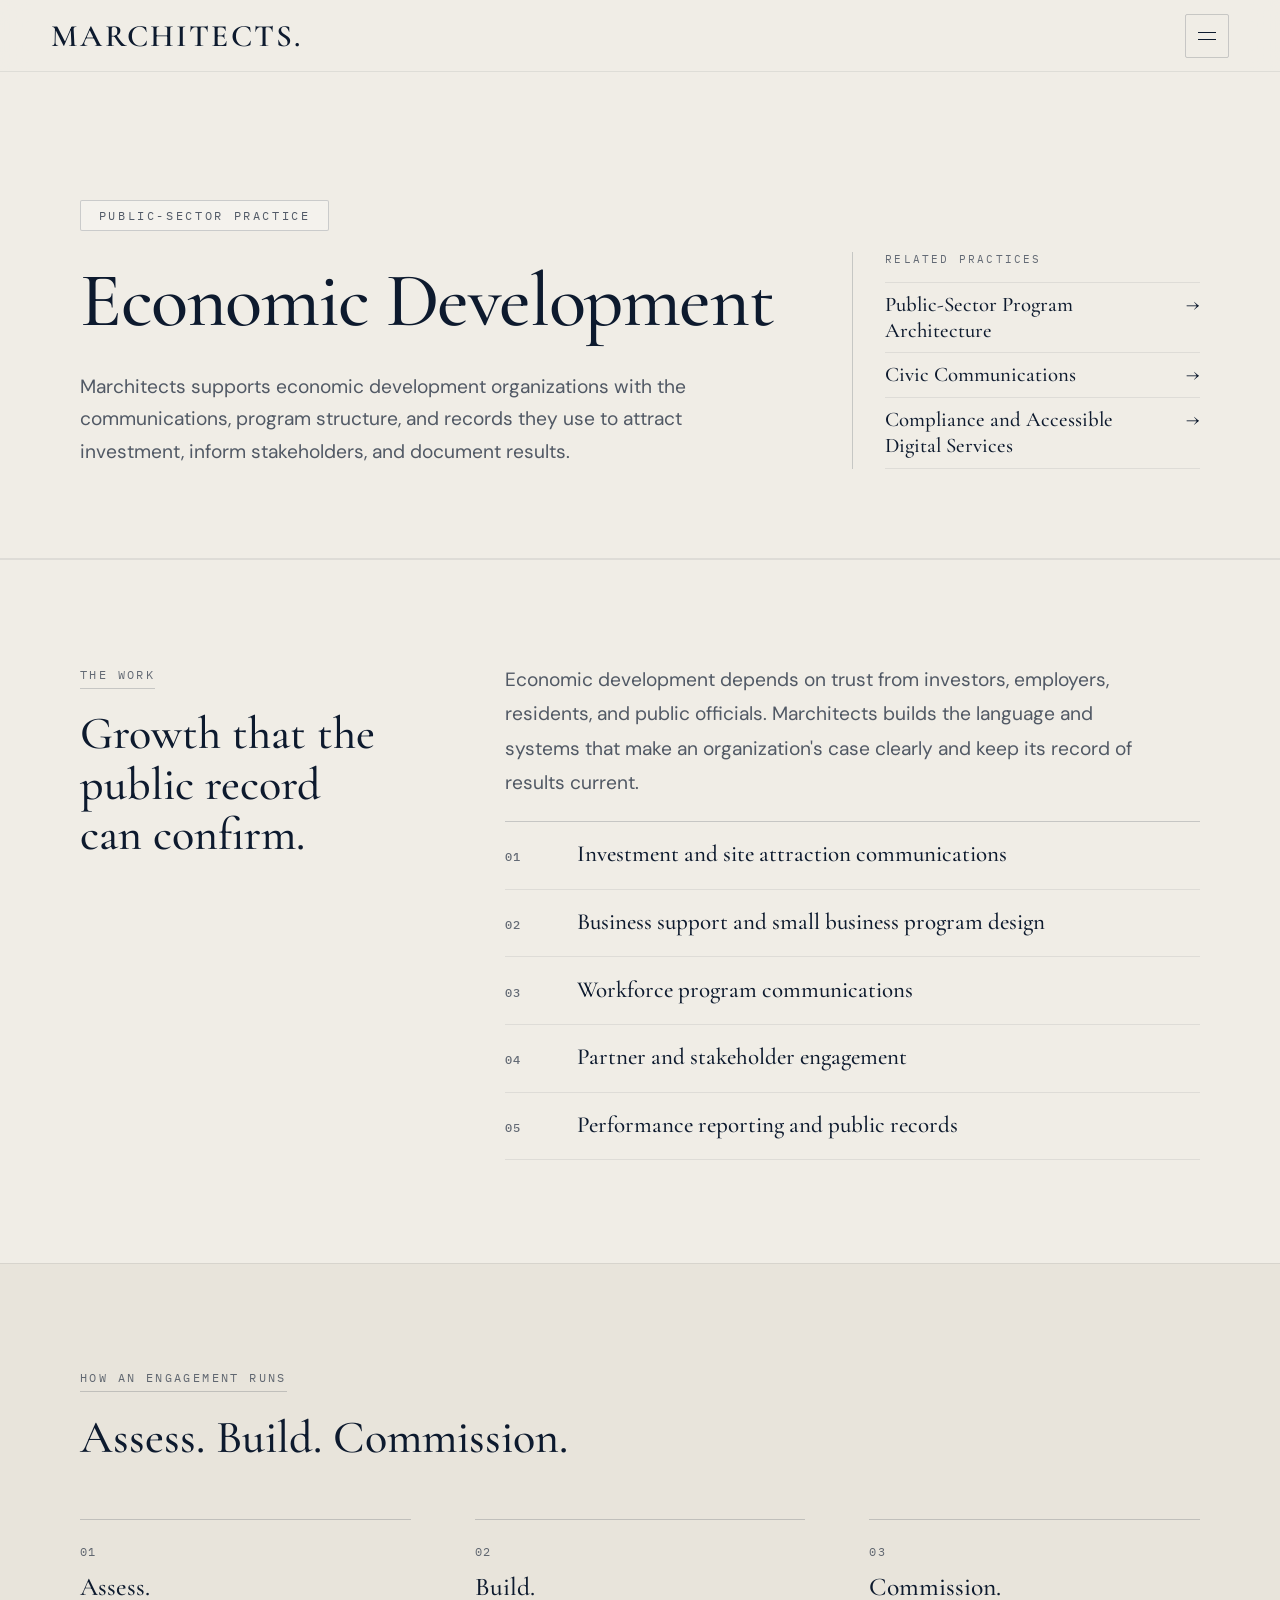
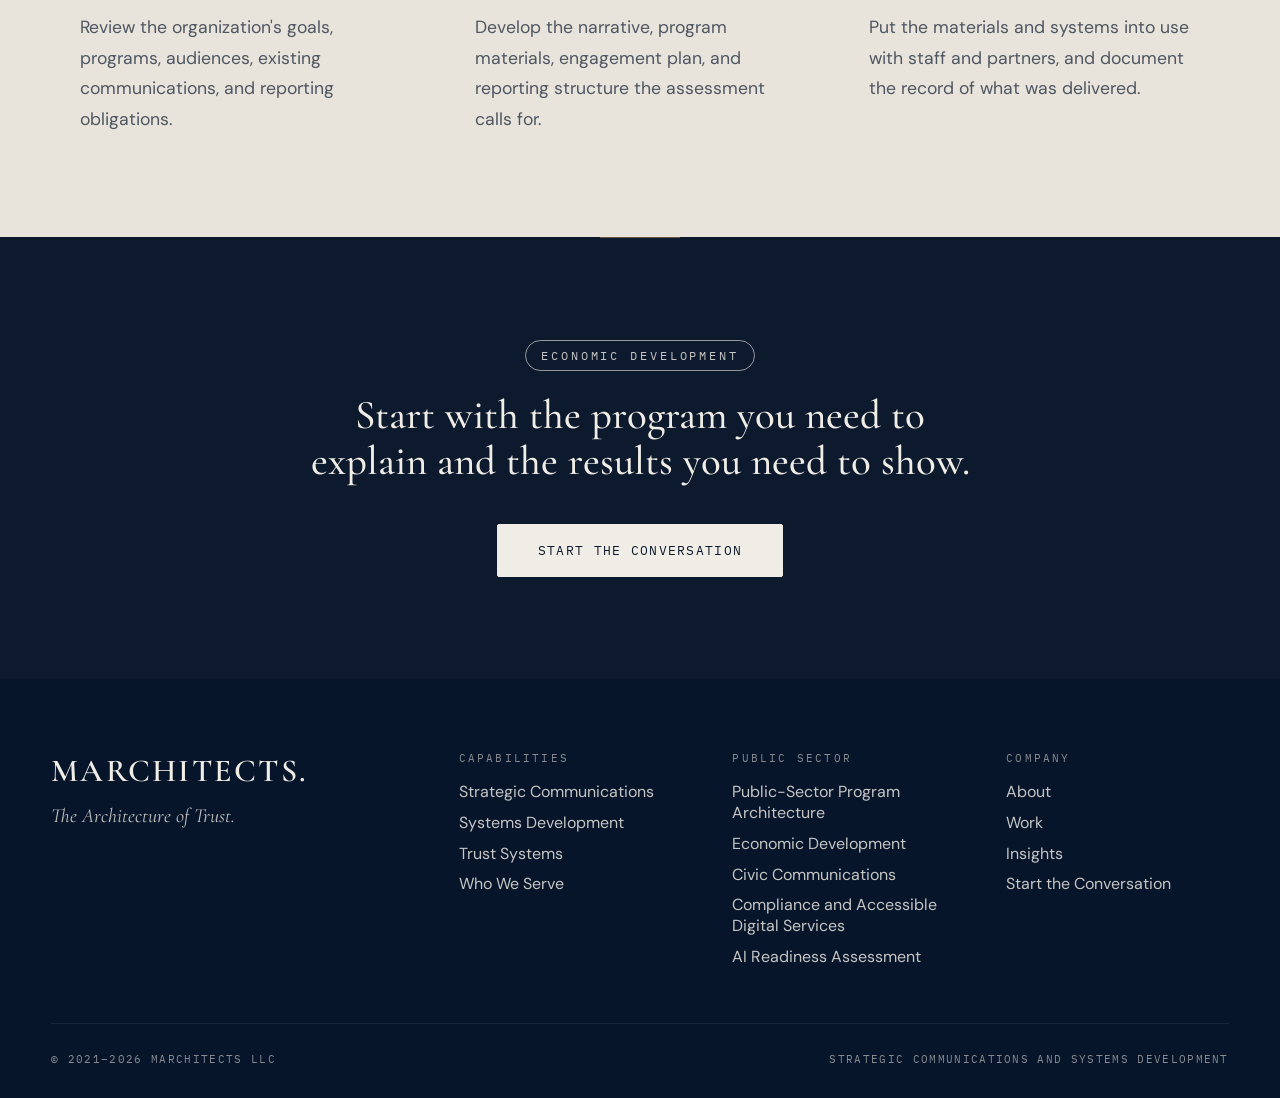
<file: economic-development/index.html>
<!DOCTYPE html>
<html lang="en" class="no-js">
<head>
<meta charset="UTF-8">
<meta name="viewport" content="width=device-width, initial-scale=1.0">
<title>Economic Development | Marchitects</title>
<meta name="description" content="Marchitects economic development practice: communications, program structure, stakeholder engagement, and public records for organizations that attract investment and report results.">
<meta name="robots" content="index,follow">
<link rel="canonical" href="https://www.marchitects.builders/economic-development/">
<meta property="og:type" content="website">
<meta property="og:site_name" content="Marchitects">
<meta property="og:title" content="Economic Development | Marchitects">
<meta property="og:description" content="Marchitects economic development practice: communications, program structure, stakeholder engagement, and public records for organizations that attract investment and report results.">
<meta property="og:url" content="https://www.marchitects.builders/economic-development/">
<link rel="icon" href="../favicon.svg" type="image/svg+xml">
<link rel="icon" href="../favicon.png" type="image/png">
<link rel="apple-touch-icon" href="../apple-touch-icon.png">

<link rel="preconnect" href="https://fonts.googleapis.com">
<link rel="preconnect" href="https://fonts.gstatic.com" crossorigin>
<link href="https://fonts.googleapis.com/css2?family=Cormorant+Garamond:ital,wght@0,400;0,500;0,600;1,400;1,500&family=IBM+Plex+Mono:wght@400;500&family=DM+Sans:wght@300;400;500&display=swap" rel="stylesheet">
<link rel="stylesheet" href="../assets/site.css">
</head>
<body>
<a class="skip-link" href="#main">Skip to content</a>
<header class="site-nav" id="navbar">
  <a href="../index.html" class="nav-brand" aria-label="Marchitects home">Marchitects.</a>
  <nav aria-label="Primary">
  <ul class="nav-links">
    <li><a href="../capabilities/index.html">Capabilities</a></li>
    <li><a href="../who-we-serve/index.html">Who We Serve</a></li>
    <li><a href="../public-sector/index.html">Public Sector</a></li>
    <li><a href="../compliance/index.html">Compliance</a></li>
    <li><a href="../ai-readiness/index.html">AI Readiness</a></li>
    <li><a href="../work/index.html">Work</a></li>
    <li><a href="../insights/index.html">Insights</a></li>
    <li><a href="../about/index.html">About</a></li>
  </ul>
  </nav>
  <a href="../contact/index.html" class="nav-cta">Start the Conversation</a>
  <button class="nav-toggle" type="button" aria-expanded="false" aria-controls="mobile-menu" aria-label="Open menu"><span></span><span></span></button>
</header>
<div class="mobile-menu" id="mobile-menu">
  <nav aria-label="Mobile">
  <ul>
    <li><a href="../capabilities/index.html">Capabilities<span class="mm-num">01</span></a></li>
    <li><a href="../who-we-serve/index.html">Who We Serve<span class="mm-num">02</span></a></li>
    <li><a href="../public-sector/index.html">Public Sector<span class="mm-num">03</span></a></li>
    <li><a href="../compliance/index.html">Compliance<span class="mm-num">04</span></a></li>
    <li><a href="../ai-readiness/index.html">AI Readiness<span class="mm-num">05</span></a></li>
    <li><a href="../work/index.html">Work<span class="mm-num">06</span></a></li>
    <li><a href="../insights/index.html">Insights<span class="mm-num">07</span></a></li>
    <li><a href="../about/index.html">About<span class="mm-num">08</span></a></li>
  </ul>
  <a class="mm-cta" href="../contact/index.html">Start the Conversation</a>
  </nav>
</div>
<main id="main">
<section class="page-hero">
  <div class="page-hero-inner">
    <div class="fade">
      <span class="eyebrow">Public-Sector Practice</span>
      <h1 class="page-h1">Economic Development</h1>
      <p class="page-lede">Marchitects supports economic development organizations with the communications, program structure, and records they use to attract investment, inform stakeholders, and document results.</p>
    </div>
    <div class="page-hero-aside fade">
      <span class="aside-label">Related practices</span>
      <ul class="aside-list">
        <li><a href="../public-sector/index.html#program-architecture"><span>Public-Sector Program Architecture</span><span aria-hidden="true">&rarr;</span></a></li>
        <li><a href="../public-sector/index.html#civic-communications"><span>Civic Communications</span><span aria-hidden="true">&rarr;</span></a></li>
        <li><a href="../compliance/index.html"><span>Compliance and Accessible Digital Services</span><span aria-hidden="true">&rarr;</span></a></li>
      </ul>
    </div>
  </div>
</section>

<section class="section">
  <div class="sec-inner split">
    <div class="split-head fade">
      <span class="sec-tag">The work</span>
      <h2 class="sec-h">Growth that the public record can confirm.</h2>
    </div>
    <div class="fade">
      <div class="prose">
        <p>Economic development depends on trust from investors, employers, residents, and public officials. Marchitects builds the language and systems that make an organization's case clearly and keep its record of results current.</p>
      </div>
      <ul class="ledger">
        <li>Investment and site attraction communications</li>
        <li>Business support and small business program design</li>
        <li>Workforce program communications</li>
        <li>Partner and stakeholder engagement</li>
        <li>Performance reporting and public records</li>
      </ul>
    </div>
  </div>
</section>

<section class="section alt">
  <div class="sec-inner">
    <span class="sec-tag fade">How an engagement runs</span>
    <h2 class="sec-h fade">Assess. Build. Commission.</h2>
    <div class="steps">
      <div class="step fade">
        <div class="step-num">01</div>
        <div class="step-title">Assess.</div>
        <p class="step-body">Review the organization's goals, programs, audiences, existing communications, and reporting obligations.</p>
      </div>
      <div class="step fade">
        <div class="step-num">02</div>
        <div class="step-title">Build.</div>
        <p class="step-body">Develop the narrative, program materials, engagement plan, and reporting structure the assessment calls for.</p>
      </div>
      <div class="step fade">
        <div class="step-num">03</div>
        <div class="step-title">Commission.</div>
        <p class="step-body">Put the materials and systems into use with staff and partners, and document the record of what was delivered.</p>
      </div>
    </div>
  </div>
</section>
<section class="closing">
  <div class="closing-inner fade">
    <span class="closing-eyebrow">Economic Development</span>
    <h2 class="closing-h">Start with the program you need to explain and the results you need to show.</h2>
    <a href="../contact/index.html" class="btn-light">Start the Conversation</a>
  </div>
</section>
</main>
<footer class="site-footer">
  <div class="footer-inner">
    <div class="footer-grid">
      <div>
        <a href="../index.html" class="footer-mark">Marchitects.</a>
        <p class="footer-tag">The Architecture of Trust.</p>
      </div>
      <div class="footer-col">
        <h2>Capabilities</h2>
        <ul>
          <li><a href="../capabilities/index.html#strategic-communications">Strategic Communications</a></li>
          <li><a href="../capabilities/index.html#systems-development">Systems Development</a></li>
          <li><a href="../capabilities/index.html#trust-systems">Trust Systems</a></li>
          <li><a href="../who-we-serve/index.html">Who We Serve</a></li>
        </ul>
      </div>
      <div class="footer-col">
        <h2>Public Sector</h2>
        <ul>
          <li><a href="../public-sector/index.html">Public-Sector Program Architecture</a></li>
          <li><a href="../economic-development/index.html">Economic Development</a></li>
          <li><a href="../public-sector/index.html#civic-communications">Civic Communications</a></li>
          <li><a href="../compliance/index.html">Compliance and Accessible Digital Services</a></li>
          <li><a href="../ai-readiness/index.html">AI Readiness Assessment</a></li>
        </ul>
      </div>
      <div class="footer-col">
        <h2>Company</h2>
        <ul>
          <li><a href="../about/index.html">About</a></li>
          <li><a href="../work/index.html">Work</a></li>
          <li><a href="../insights/index.html">Insights</a></li>
          <li><a href="../contact/index.html">Start the Conversation</a></li>
        </ul>
      </div>
    </div>
    <div class="footer-base">
      <span>&copy; 2021&ndash;2026 Marchitects LLC</span>
      <span>Strategic communications and systems development</span>
    </div>
  </div>
</footer>
<script src="../assets/site.js" defer></script>
</body>
</html>
</file>
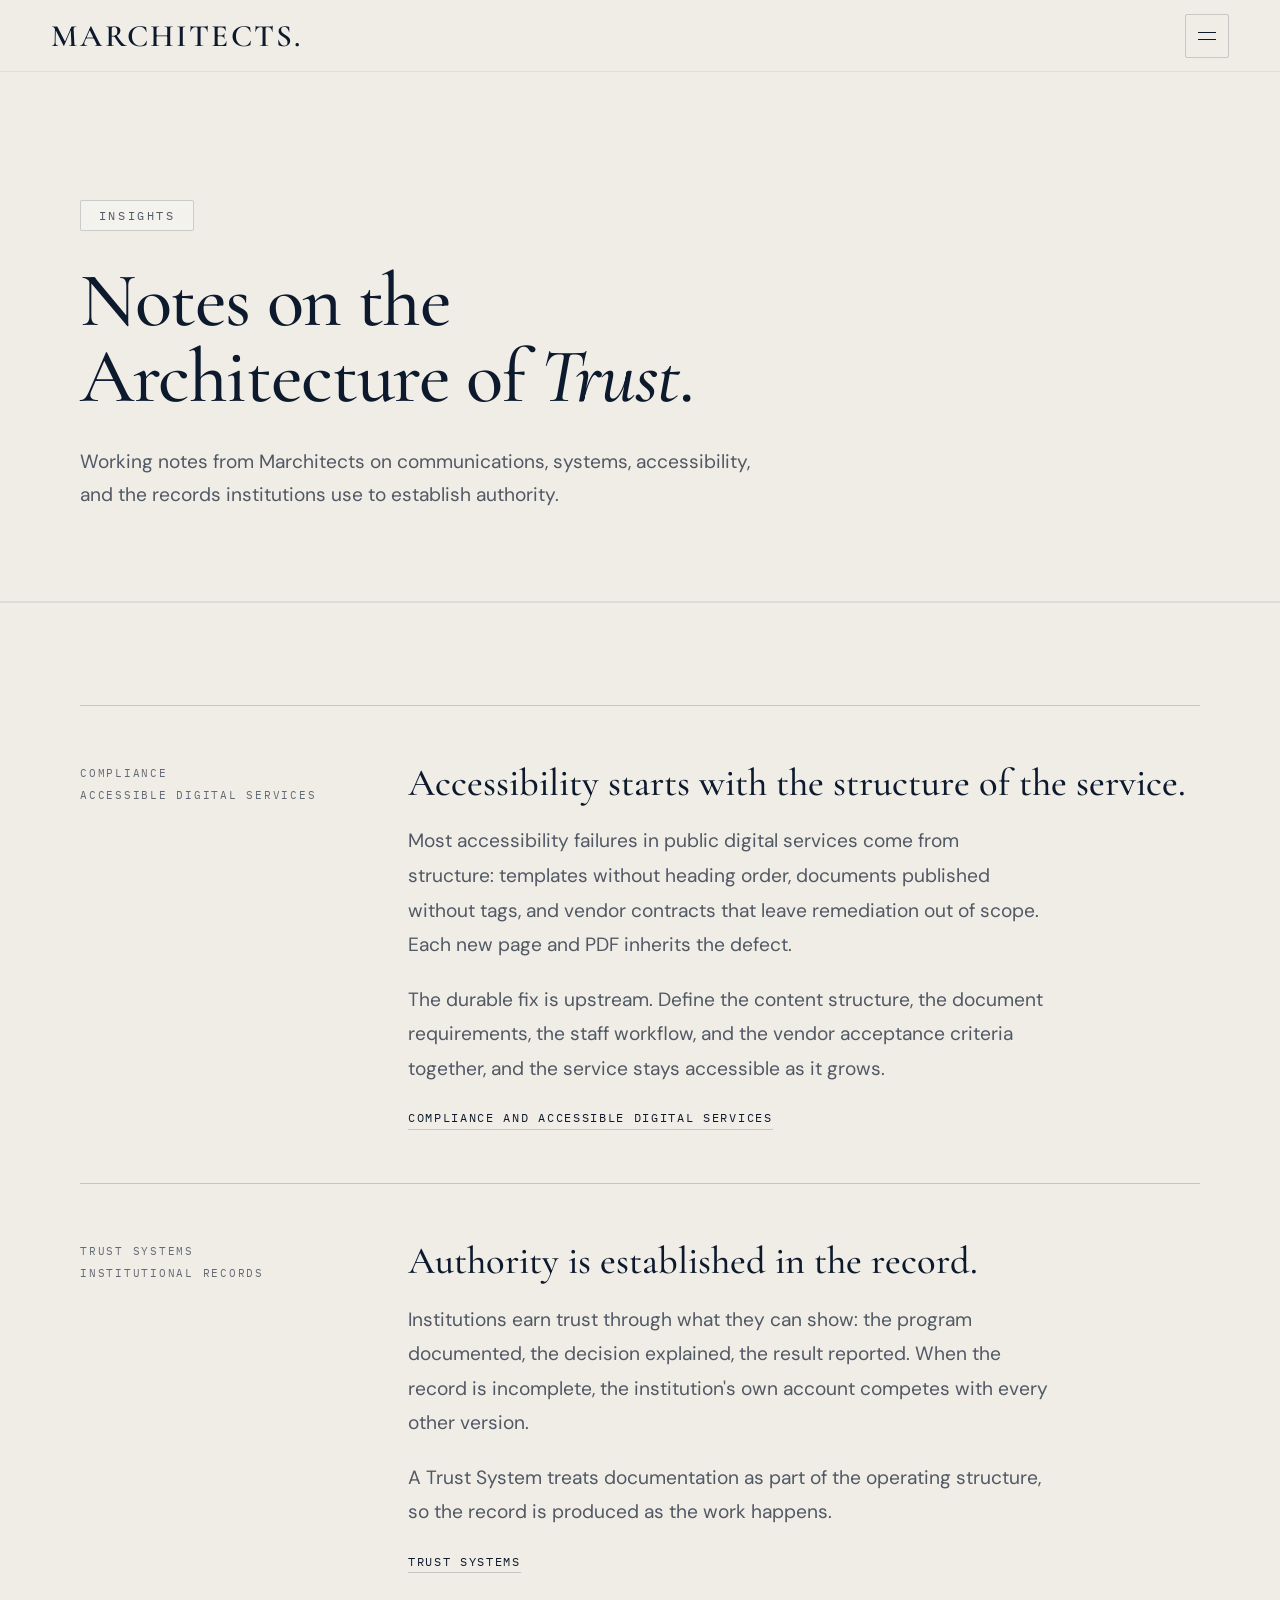
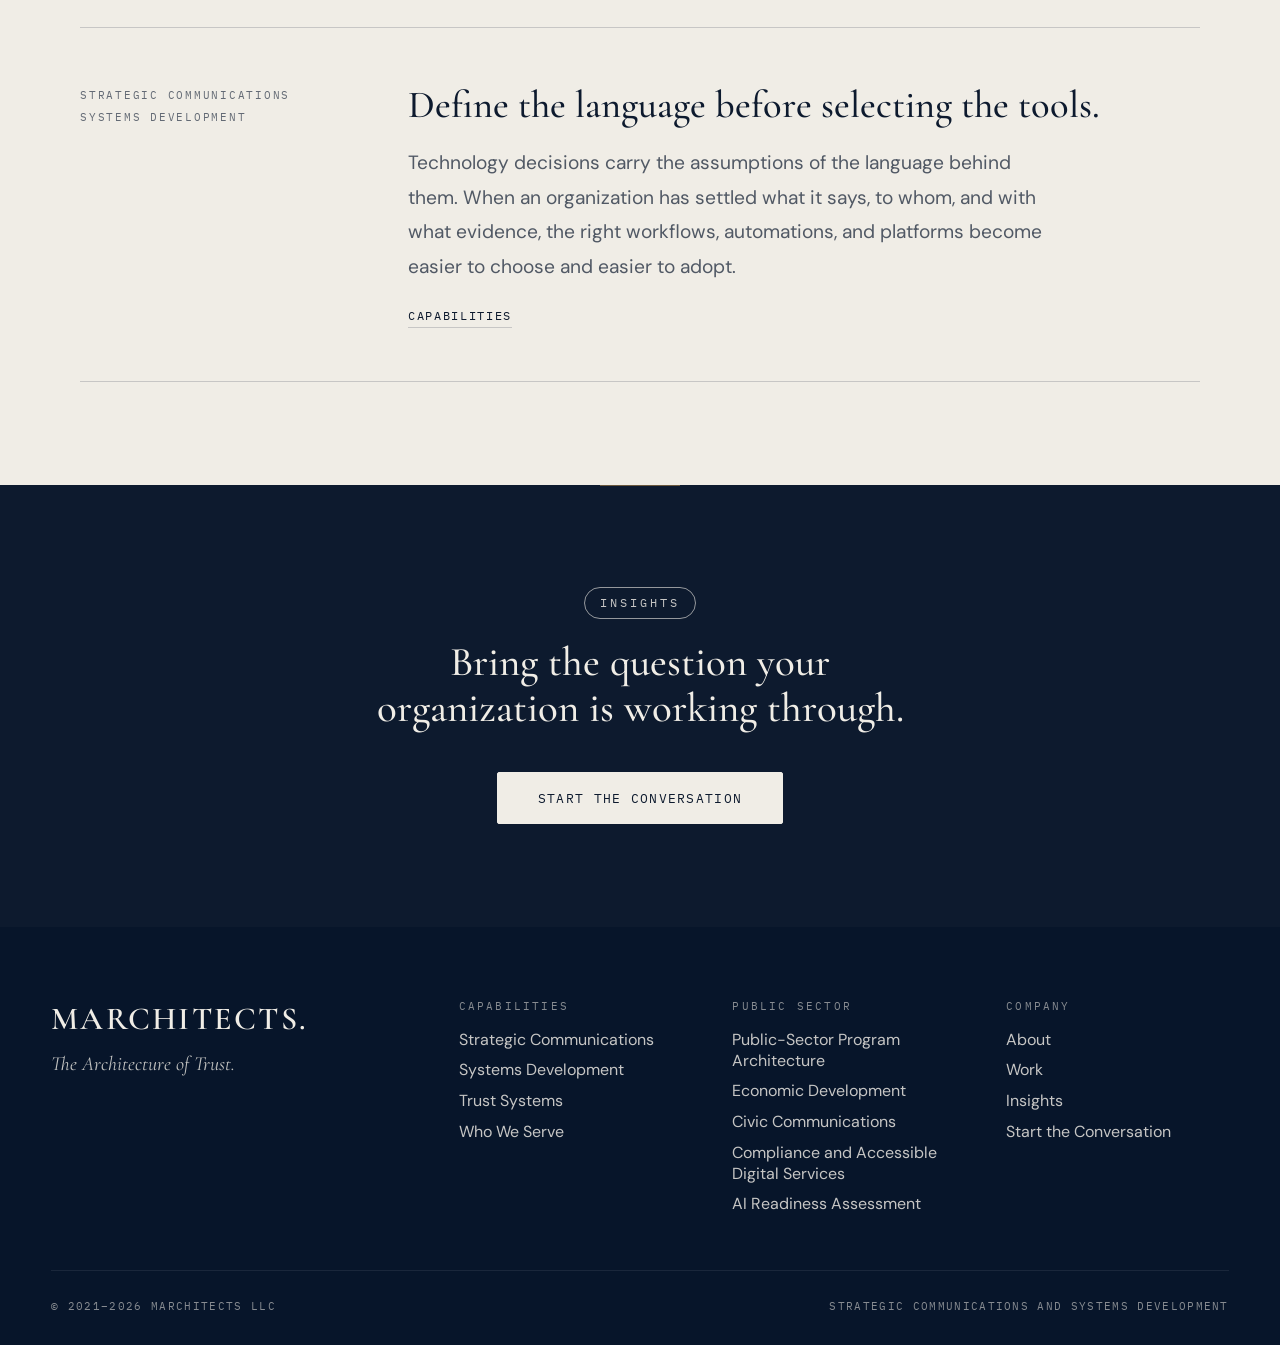
<file: insights/index.html>
<!DOCTYPE html>
<html lang="en" class="no-js">
<head>
<meta charset="UTF-8">
<meta name="viewport" content="width=device-width, initial-scale=1.0">
<title>Insights | Marchitects</title>
<meta name="description" content="Marchitects insights on Trust Systems, accessible digital services, and the communications and records institutions use to establish authority.">
<meta name="robots" content="index,follow">
<link rel="canonical" href="https://www.marchitects.builders/insights/">
<meta property="og:type" content="website">
<meta property="og:site_name" content="Marchitects">
<meta property="og:title" content="Insights | Marchitects">
<meta property="og:description" content="Marchitects insights on Trust Systems, accessible digital services, and the communications and records institutions use to establish authority.">
<meta property="og:url" content="https://www.marchitects.builders/insights/">
<link rel="icon" href="../favicon.svg" type="image/svg+xml">
<link rel="icon" href="../favicon.png" type="image/png">
<link rel="apple-touch-icon" href="../apple-touch-icon.png">

<link rel="preconnect" href="https://fonts.googleapis.com">
<link rel="preconnect" href="https://fonts.gstatic.com" crossorigin>
<link href="https://fonts.googleapis.com/css2?family=Cormorant+Garamond:ital,wght@0,400;0,500;0,600;1,400;1,500&family=IBM+Plex+Mono:wght@400;500&family=DM+Sans:wght@300;400;500&display=swap" rel="stylesheet">
<link rel="stylesheet" href="../assets/site.css">
</head>
<body>
<a class="skip-link" href="#main">Skip to content</a>
<header class="site-nav" id="navbar">
  <a href="../index.html" class="nav-brand" aria-label="Marchitects home">Marchitects.</a>
  <nav aria-label="Primary">
  <ul class="nav-links">
    <li><a href="../capabilities/index.html">Capabilities</a></li>
    <li><a href="../who-we-serve/index.html">Who We Serve</a></li>
    <li><a href="../public-sector/index.html">Public Sector</a></li>
    <li><a href="../compliance/index.html">Compliance</a></li>
    <li><a href="../ai-readiness/index.html">AI Readiness</a></li>
    <li><a href="../work/index.html">Work</a></li>
    <li><a href="../insights/index.html" aria-current="page">Insights</a></li>
    <li><a href="../about/index.html">About</a></li>
  </ul>
  </nav>
  <a href="../contact/index.html" class="nav-cta">Start the Conversation</a>
  <button class="nav-toggle" type="button" aria-expanded="false" aria-controls="mobile-menu" aria-label="Open menu"><span></span><span></span></button>
</header>
<div class="mobile-menu" id="mobile-menu">
  <nav aria-label="Mobile">
  <ul>
    <li><a href="../capabilities/index.html">Capabilities<span class="mm-num">01</span></a></li>
    <li><a href="../who-we-serve/index.html">Who We Serve<span class="mm-num">02</span></a></li>
    <li><a href="../public-sector/index.html">Public Sector<span class="mm-num">03</span></a></li>
    <li><a href="../compliance/index.html">Compliance<span class="mm-num">04</span></a></li>
    <li><a href="../ai-readiness/index.html">AI Readiness<span class="mm-num">05</span></a></li>
    <li><a href="../work/index.html">Work<span class="mm-num">06</span></a></li>
    <li><a href="../insights/index.html" aria-current="page">Insights<span class="mm-num">07</span></a></li>
    <li><a href="../about/index.html">About<span class="mm-num">08</span></a></li>
  </ul>
  <a class="mm-cta" href="../contact/index.html">Start the Conversation</a>
  </nav>
</div>
<main id="main">
<section class="page-hero">
  <div class="page-hero-inner">
    <div class="fade">
      <span class="eyebrow">Insights</span>
      <h1 class="page-h1">Notes on the Architecture of <em>Trust</em>.</h1>
      <p class="page-lede">Working notes from Marchitects on communications, systems, accessibility, and the records institutions use to establish authority.</p>
    </div>
  </div>
</section>

<section class="section">
  <div class="sec-inner">
    <article class="entry fade" id="accessibility-is-structural">
      <div class="entry-meta">Compliance<br>Accessible digital services</div>
      <div>
        <h2 class="entry-title">Accessibility starts with the structure of the service.</h2>
        <div class="prose">
          <p>Most accessibility failures in public digital services come from structure: templates without heading order, documents published without tags, and vendor contracts that leave remediation out of scope. Each new page and PDF inherits the defect.</p>
          <p>The durable fix is upstream. Define the content structure, the document requirements, the staff workflow, and the vendor acceptance criteria together, and the service stays accessible as it grows.</p>
        </div>
        <a class="text-link" href="../compliance/index.html">Compliance and Accessible Digital Services</a>
      </div>
    </article>
    <article class="entry fade" id="the-record">
      <div class="entry-meta">Trust Systems<br>Institutional records</div>
      <div>
        <h2 class="entry-title">Authority is established in the record.</h2>
        <div class="prose">
          <p>Institutions earn trust through what they can show: the program documented, the decision explained, the result reported. When the record is incomplete, the institution's own account competes with every other version.</p>
          <p>A Trust System treats documentation as part of the operating structure, so the record is produced as the work happens.</p>
        </div>
        <a class="text-link" href="../capabilities/index.html#trust-systems">Trust Systems</a>
      </div>
    </article>
    <article class="entry fade" id="language-first">
      <div class="entry-meta">Strategic communications<br>Systems development</div>
      <div>
        <h2 class="entry-title">Define the language before selecting the tools.</h2>
        <div class="prose">
          <p>Technology decisions carry the assumptions of the language behind them. When an organization has settled what it says, to whom, and with what evidence, the right workflows, automations, and platforms become easier to choose and easier to adopt.</p>
        </div>
        <a class="text-link" href="../capabilities/index.html">Capabilities</a>
      </div>
    </article>
  </div>
</section>
<section class="closing">
  <div class="closing-inner fade">
    <span class="closing-eyebrow">Insights</span>
    <h2 class="closing-h">Bring the question your organization is working through.</h2>
    <a href="../contact/index.html" class="btn-light">Start the Conversation</a>
  </div>
</section>
</main>
<footer class="site-footer">
  <div class="footer-inner">
    <div class="footer-grid">
      <div>
        <a href="../index.html" class="footer-mark">Marchitects.</a>
        <p class="footer-tag">The Architecture of Trust.</p>
      </div>
      <div class="footer-col">
        <h2>Capabilities</h2>
        <ul>
          <li><a href="../capabilities/index.html#strategic-communications">Strategic Communications</a></li>
          <li><a href="../capabilities/index.html#systems-development">Systems Development</a></li>
          <li><a href="../capabilities/index.html#trust-systems">Trust Systems</a></li>
          <li><a href="../who-we-serve/index.html">Who We Serve</a></li>
        </ul>
      </div>
      <div class="footer-col">
        <h2>Public Sector</h2>
        <ul>
          <li><a href="../public-sector/index.html">Public-Sector Program Architecture</a></li>
          <li><a href="../economic-development/index.html">Economic Development</a></li>
          <li><a href="../public-sector/index.html#civic-communications">Civic Communications</a></li>
          <li><a href="../compliance/index.html">Compliance and Accessible Digital Services</a></li>
          <li><a href="../ai-readiness/index.html">AI Readiness Assessment</a></li>
        </ul>
      </div>
      <div class="footer-col">
        <h2>Company</h2>
        <ul>
          <li><a href="../about/index.html">About</a></li>
          <li><a href="../work/index.html">Work</a></li>
          <li><a href="../insights/index.html">Insights</a></li>
          <li><a href="../contact/index.html">Start the Conversation</a></li>
        </ul>
      </div>
    </div>
    <div class="footer-base">
      <span>&copy; 2021&ndash;2026 Marchitects LLC</span>
      <span>Strategic communications and systems development</span>
    </div>
  </div>
</footer>
<script src="../assets/site.js" defer></script>
</body>
</html>
</file>
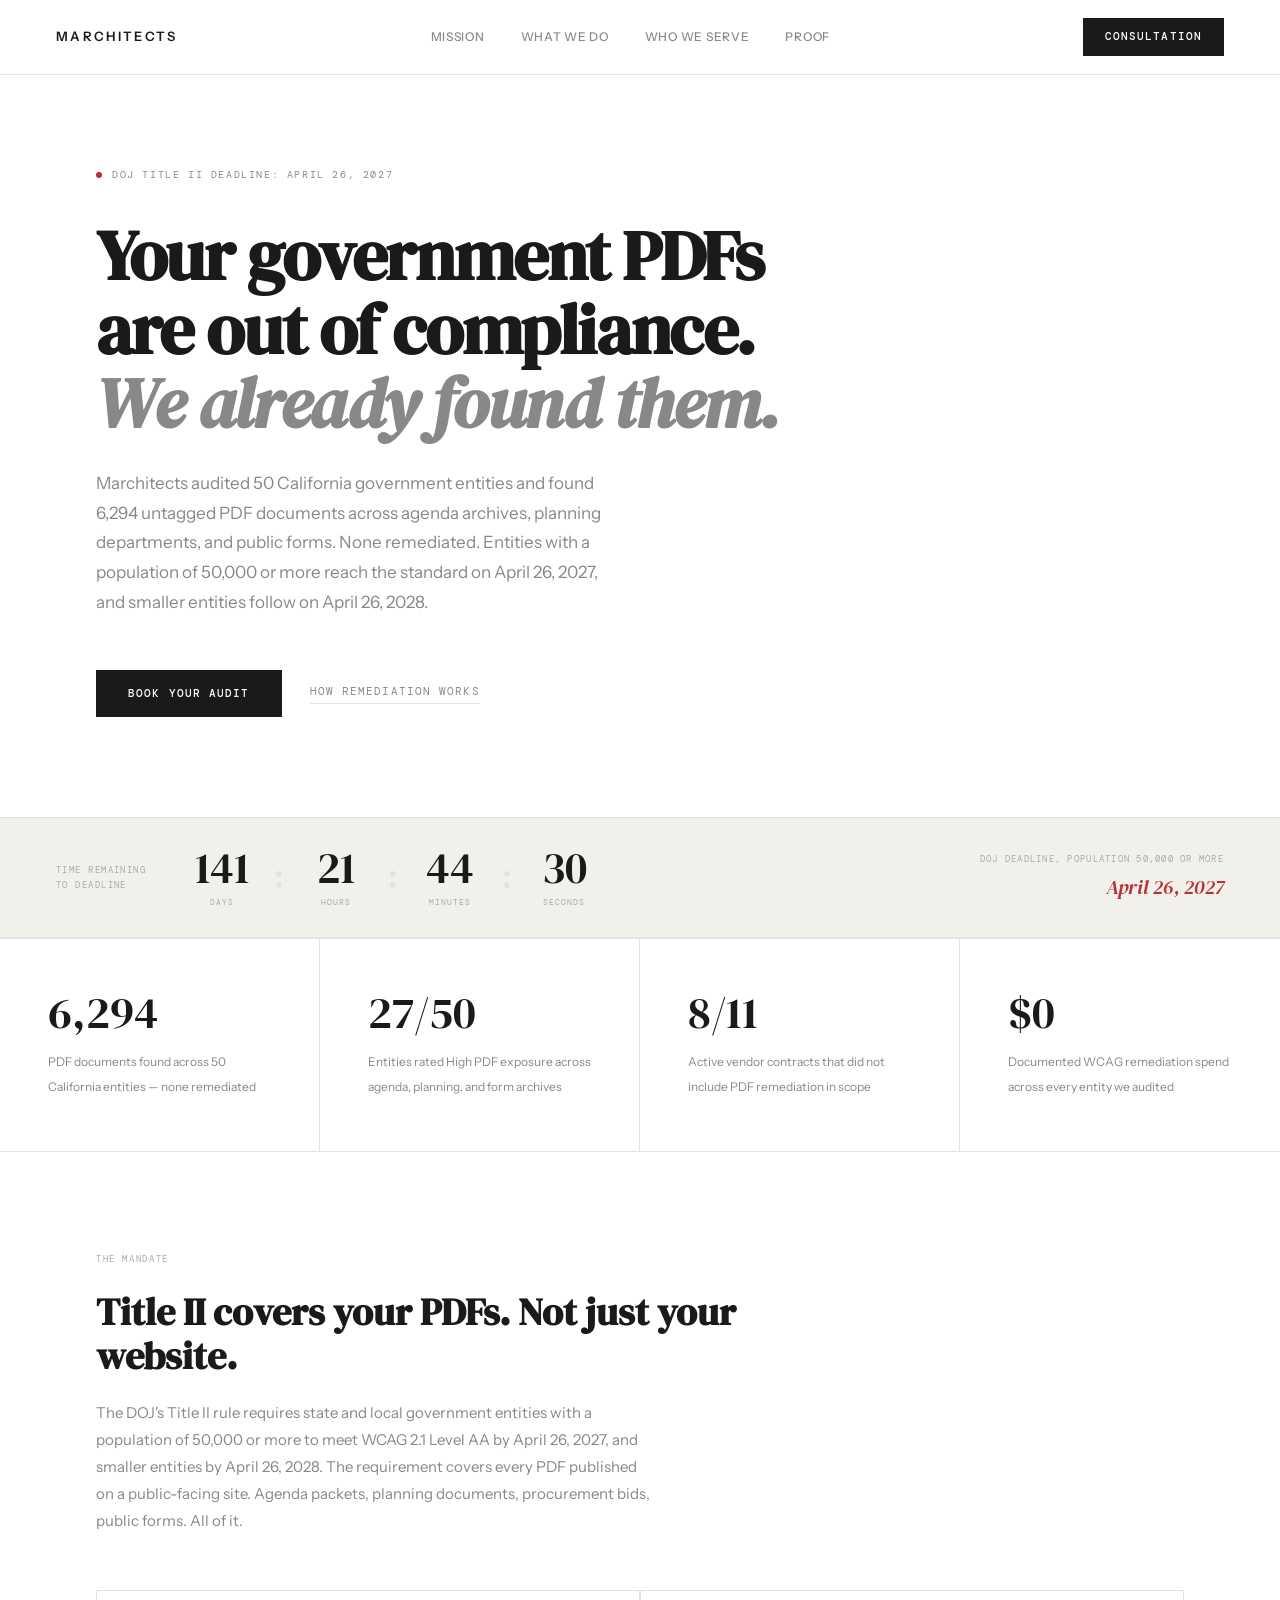
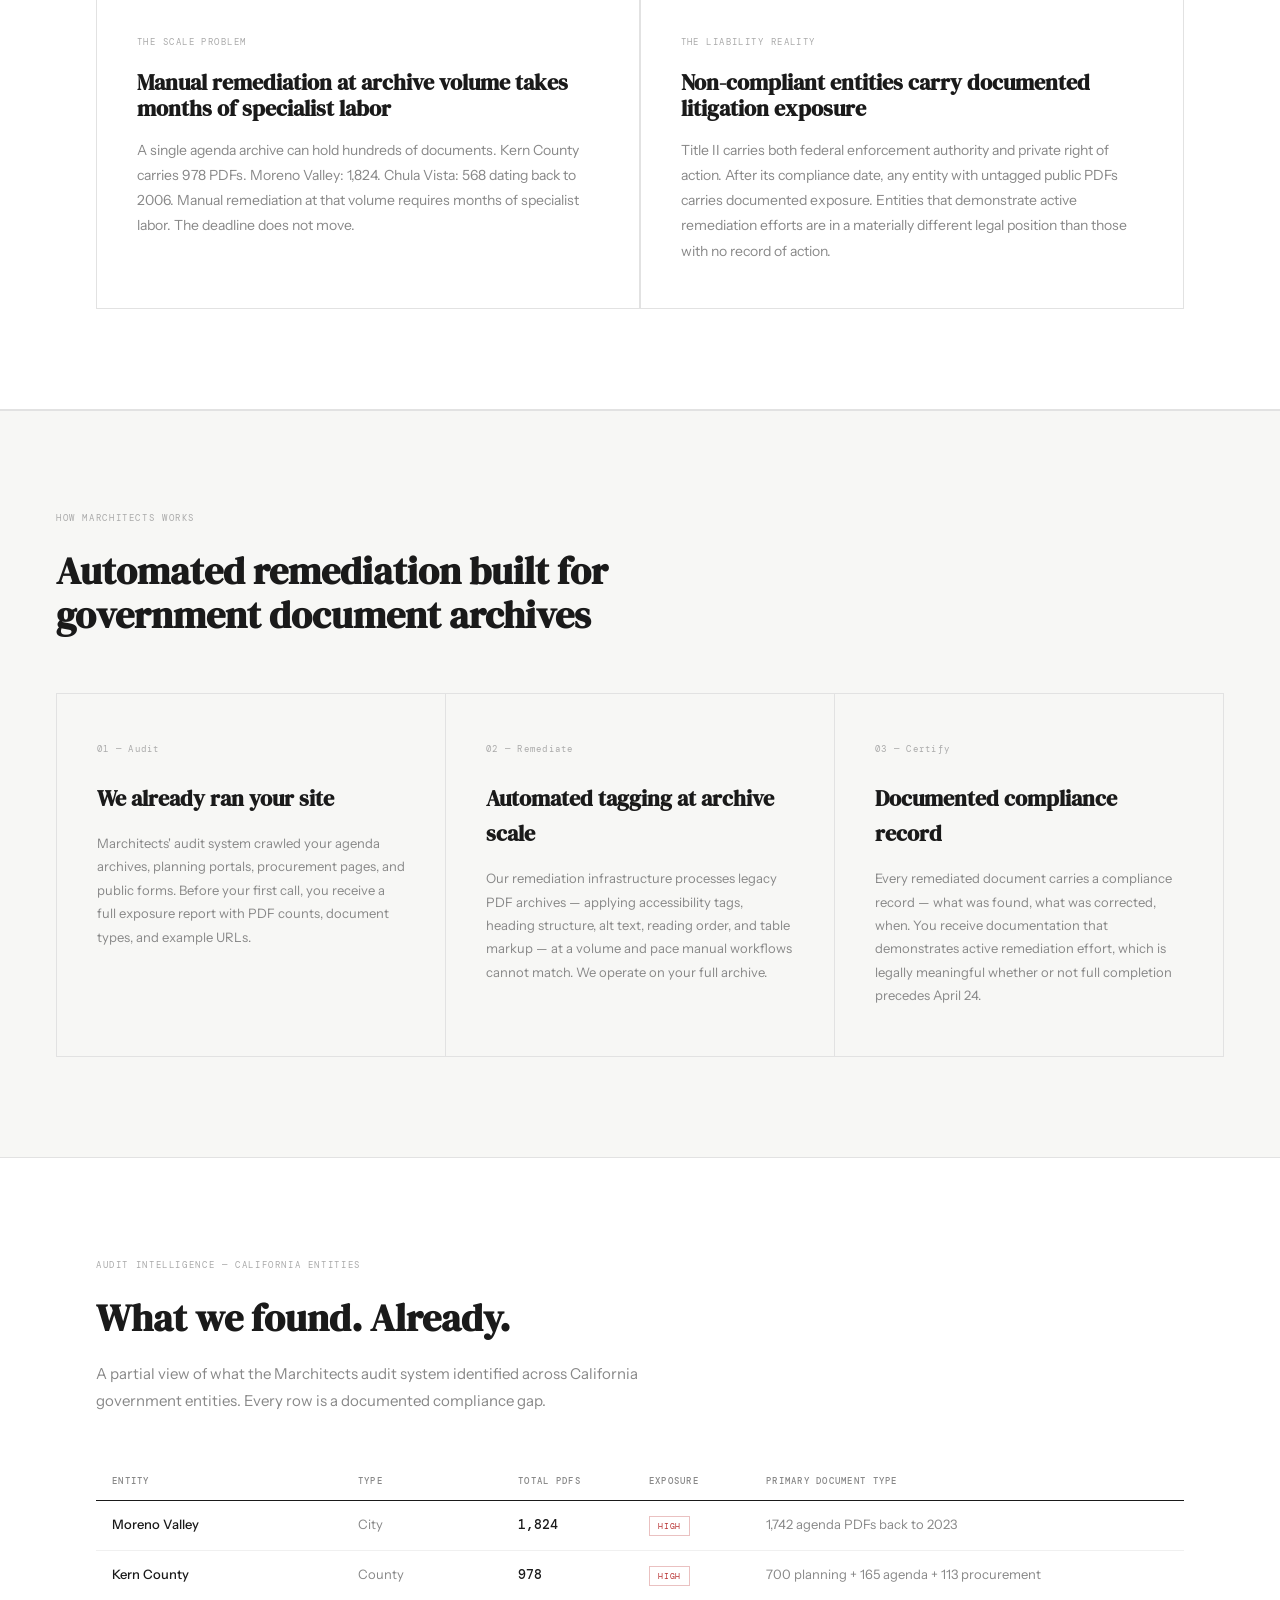
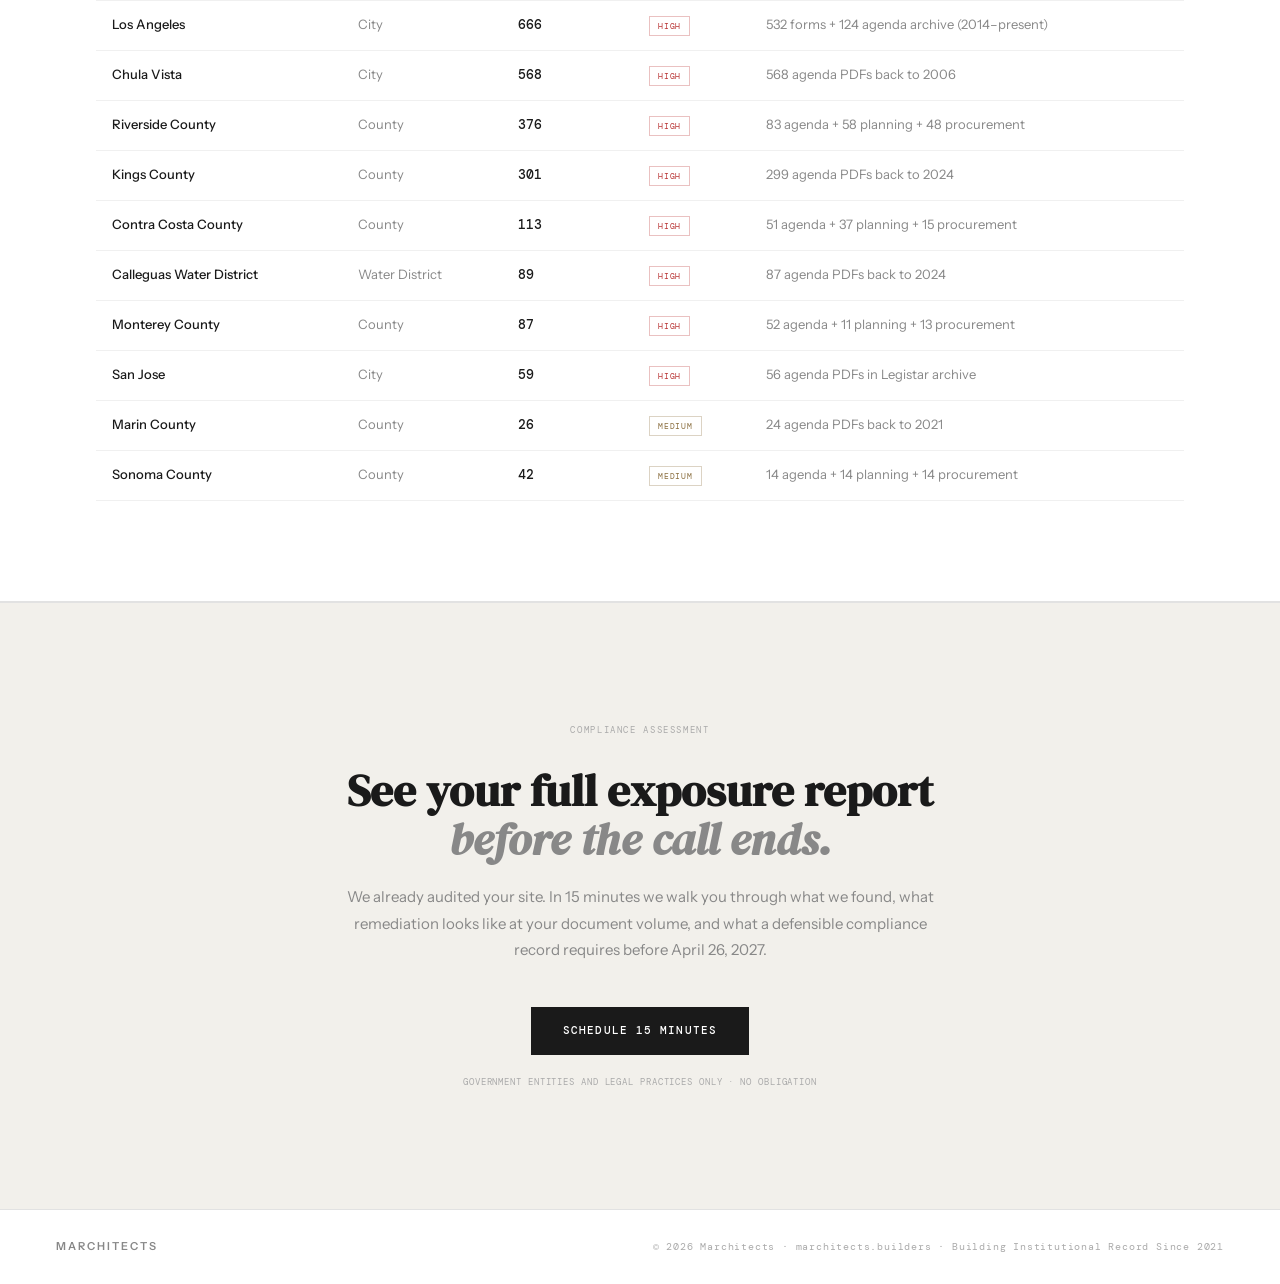
<file: pdf-compliance/index.html>
<!DOCTYPE html>
<html lang="en">
<head>
<meta charset="UTF-8">
<meta name="viewport" content="width=device-width, initial-scale=1.0">
<title>PDF Compliance — Marchitects</title>
<link rel="preconnect" href="https://fonts.googleapis.com">
<link href="https://fonts.googleapis.com/css2?family=DM+Serif+Display:ital@0;1&family=DM+Mono:wght@400;500&family=Instrument+Sans:ital,wght@0,400;0,500;0,600;1,400&display=swap" rel="stylesheet">
<style>
  *, *::before, *::after { box-sizing: border-box; margin: 0; padding: 0; }

  :root {
    --ink: #1A1A1A;
    --ink-mid: #3A3A3A;
    --muted: #888888;
    --muted-light: #AAAAAA;
    --border: #E2E2E2;
    --border-light: #F0F0F0;
    --bg: #FFFFFF;
    --bg-subtle: #F7F7F5;
    --bg-warm: #F2F0EB;
    --accent: #1A1A1A;
    --red: #B83232;
    --red-light: #FDF0F0;
    --gold: #8A6E3E;
  }

  html { scroll-behavior: smooth; }

  body {
    background: var(--bg);
    color: var(--ink);
    font-family: 'Instrument Sans', sans-serif;
    font-size: 16px;
    line-height: 1.6;
    overflow-x: hidden;
  }

  /* NAV */
  nav {
    position: fixed;
    top: 0; left: 0; right: 0;
    z-index: 100;
    display: flex;
    align-items: center;
    justify-content: space-between;
    padding: 18px 56px;
    background: rgba(255,255,255,0.96);
    backdrop-filter: blur(8px);
    border-bottom: 1px solid var(--border);
  }

  .nav-logo {
    font-family: 'Instrument Sans', sans-serif;
    font-size: 13px;
    font-weight: 600;
    letter-spacing: 0.18em;
    text-transform: uppercase;
    color: var(--ink);
    text-decoration: none;
  }

  .nav-links {
    display: flex;
    align-items: center;
    gap: 36px;
  }

  .nav-link {
    font-size: 12px;
    font-weight: 500;
    letter-spacing: 0.06em;
    color: var(--muted);
    text-decoration: none;
    text-transform: uppercase;
    transition: color 0.2s;
  }

  .nav-link:hover { color: var(--ink); }

  .nav-cta {
    font-family: 'DM Mono', monospace;
    font-size: 11px;
    font-weight: 500;
    letter-spacing: 0.1em;
    text-transform: uppercase;
    color: var(--bg);
    background: var(--ink);
    padding: 10px 22px;
    text-decoration: none;
    transition: opacity 0.2s;
  }

  .nav-cta:hover { opacity: 0.8; }

  /* HERO */
  .hero {
    padding: 160px 56px 100px;
    max-width: 1200px;
    margin: 0 auto;
    position: relative;
  }

  .hero-eyebrow {
    display: inline-flex;
    align-items: center;
    gap: 10px;
    font-family: 'DM Mono', monospace;
    font-size: 10px;
    letter-spacing: 0.16em;
    text-transform: uppercase;
    color: var(--muted);
    margin-bottom: 36px;
  }

  .live-dot {
    width: 6px; height: 6px;
    border-radius: 50%;
    background: var(--red);
    animation: pulse 1.6s ease-in-out infinite;
  }

  @keyframes pulse {
    0%, 100% { opacity: 1; }
    50% { opacity: 0.3; }
  }

  .hero-headline {
    font-family: 'DM Serif Display', serif;
    font-size: clamp(40px, 5.5vw, 80px);
    line-height: 1.05;
    letter-spacing: -0.02em;
    color: var(--ink);
    max-width: 860px;
    margin-bottom: 28px;
  }

  .hero-headline em {
    font-style: italic;
    color: var(--muted);
  }

  .hero-sub {
    font-size: 17px;
    color: var(--muted);
    max-width: 520px;
    line-height: 1.75;
    margin-bottom: 52px;
  }

  .hero-actions {
    display: flex;
    align-items: center;
    gap: 28px;
  }

  .btn-primary {
    font-family: 'DM Mono', monospace;
    font-size: 11px;
    font-weight: 500;
    letter-spacing: 0.1em;
    text-transform: uppercase;
    color: var(--bg);
    background: var(--ink);
    padding: 15px 32px;
    text-decoration: none;
    transition: opacity 0.2s;
    display: inline-block;
  }

  .btn-primary:hover { opacity: 0.8; }

  .btn-ghost {
    font-family: 'DM Mono', monospace;
    font-size: 11px;
    letter-spacing: 0.1em;
    text-transform: uppercase;
    color: var(--muted);
    text-decoration: none;
    border-bottom: 1px solid var(--border);
    padding-bottom: 2px;
    transition: color 0.2s, border-color 0.2s;
  }

  .btn-ghost:hover { color: var(--ink); border-color: var(--ink); }

  /* DEADLINE STRIP */
  .deadline-strip {
    background: var(--bg-warm);
    border-top: 1px solid var(--border);
    border-bottom: 1px solid var(--border);
    padding: 28px 56px;
    display: flex;
    align-items: center;
    gap: 0;
  }

  .deadline-label {
    font-family: 'DM Mono', monospace;
    font-size: 9px;
    letter-spacing: 0.16em;
    text-transform: uppercase;
    color: var(--muted-light);
    margin-right: 48px;
    flex-shrink: 0;
    line-height: 1.6;
  }

  .countdown-units {
    display: flex;
    align-items: flex-end;
    gap: 24px;
  }

  .countdown-unit { text-align: center; }

  .countdown-num {
    font-family: 'DM Serif Display', serif;
    font-size: 44px;
    line-height: 1;
    color: var(--ink);
    display: block;
    min-width: 56px;
  }

  .countdown-unit-label {
    font-family: 'DM Mono', monospace;
    font-size: 8px;
    letter-spacing: 0.14em;
    text-transform: uppercase;
    color: var(--muted-light);
    margin-top: 6px;
    display: block;
  }

  .countdown-sep {
    font-family: 'DM Serif Display', serif;
    font-size: 32px;
    color: var(--border);
    padding-bottom: 6px;
    align-self: flex-end;
  }

  .deadline-right {
    margin-left: auto;
    text-align: right;
  }

  .deadline-right-label {
    font-family: 'DM Mono', monospace;
    font-size: 9px;
    letter-spacing: 0.14em;
    text-transform: uppercase;
    color: var(--muted-light);
    display: block;
    margin-bottom: 4px;
  }

  .deadline-right-val {
    font-family: 'DM Serif Display', serif;
    font-size: 20px;
    color: var(--red);
    font-style: italic;
  }

  /* STATS */
  .stats {
    display: grid;
    grid-template-columns: repeat(4, 1fr);
    border-top: 1px solid var(--border);
    border-bottom: 1px solid var(--border);
  }

  .stat-cell {
    padding: 52px 48px;
    border-right: 1px solid var(--border);
  }

  .stat-cell:last-child { border-right: none; }

  .stat-num {
    font-family: 'DM Serif Display', serif;
    font-size: clamp(32px, 3.5vw, 52px);
    color: var(--ink);
    line-height: 1;
    margin-bottom: 12px;
    display: block;
  }

  .stat-label {
    font-size: 12px;
    color: var(--muted);
    line-height: 1.6;
  }

  /* MANDATE */
  .section {
    padding: 100px 56px;
    max-width: 1200px;
    margin: 0 auto;
  }

  .section-tag {
    font-family: 'DM Mono', monospace;
    font-size: 9px;
    letter-spacing: 0.18em;
    text-transform: uppercase;
    color: var(--muted-light);
    margin-bottom: 24px;
    display: block;
  }

  .section-headline {
    font-family: 'DM Serif Display', serif;
    font-size: clamp(26px, 3vw, 44px);
    line-height: 1.15;
    color: var(--ink);
    margin-bottom: 20px;
    max-width: 640px;
  }

  .section-body {
    font-size: 15px;
    color: var(--muted);
    line-height: 1.8;
    max-width: 560px;
    margin-bottom: 56px;
  }

  .mandate-grid {
    display: grid;
    grid-template-columns: 1fr 1fr;
    gap: 1px;
    background: var(--border);
    border: 1px solid var(--border);
    margin-top: 56px;
  }

  .mandate-card {
    background: var(--bg);
    padding: 44px 40px;
  }

  .mandate-card:first-child {
    border-right: 1px solid var(--border);
  }

  .mandate-card-tag {
    font-family: 'DM Mono', monospace;
    font-size: 9px;
    letter-spacing: 0.16em;
    text-transform: uppercase;
    color: var(--muted-light);
    margin-bottom: 20px;
    display: block;
  }

  .mandate-card h3 {
    font-family: 'DM Serif Display', serif;
    font-size: 22px;
    color: var(--ink);
    margin-bottom: 16px;
    line-height: 1.2;
  }

  .mandate-card p {
    font-size: 14px;
    color: var(--muted);
    line-height: 1.8;
  }

  /* PROCESS */
  .process {
    background: var(--bg-subtle);
    border-top: 1px solid var(--border);
    border-bottom: 1px solid var(--border);
    padding: 100px 56px;
  }

  .process-inner { max-width: 1200px; margin: 0 auto; }

  .process-steps {
    display: grid;
    grid-template-columns: repeat(3, 1fr);
    gap: 1px;
    background: var(--border);
    border: 1px solid var(--border);
    margin-top: 56px;
  }

  .process-step {
    background: var(--bg-subtle);
    padding: 48px 40px;
  }

  .step-num {
    font-family: 'DM Mono', monospace;
    font-size: 9px;
    letter-spacing: 0.14em;
    color: var(--muted-light);
    margin-bottom: 24px;
    display: block;
  }

  .step-title {
    font-family: 'DM Serif Display', serif;
    font-size: 22px;
    color: var(--ink);
    margin-bottom: 16px;
  }

  .step-body {
    font-size: 13px;
    color: var(--muted);
    line-height: 1.8;
  }

  /* EVIDENCE TABLE */
  .evidence-section {
    padding: 100px 56px;
    max-width: 1200px;
    margin: 0 auto;
  }

  .evidence-table {
    width: 100%;
    border-collapse: collapse;
    margin-top: 48px;
    font-size: 13px;
  }

  .evidence-table thead tr {
    border-bottom: 1px solid var(--ink);
  }

  .evidence-table th {
    font-family: 'DM Mono', monospace;
    font-size: 9px;
    letter-spacing: 0.14em;
    text-transform: uppercase;
    color: var(--muted);
    padding: 12px 16px;
    text-align: left;
    font-weight: 500;
  }

  .evidence-table td {
    padding: 14px 16px;
    color: var(--muted);
    border-bottom: 1px solid var(--border-light);
    vertical-align: top;
    line-height: 1.5;
  }

  .evidence-table td.entity {
    color: var(--ink);
    font-weight: 500;
  }

  .evidence-table td.count {
    color: var(--ink);
    font-family: 'DM Mono', monospace;
    font-weight: 500;
  }

  .evidence-table tr:hover td { background: var(--bg-subtle); }

  .exposure-badge {
    display: inline-block;
    font-family: 'DM Mono', monospace;
    font-size: 8px;
    letter-spacing: 0.1em;
    text-transform: uppercase;
    padding: 3px 8px;
    border: 1px solid;
  }

  .exposure-high { color: var(--red); border-color: rgba(184,50,50,0.3); }
  .exposure-med { color: var(--gold); border-color: rgba(138,110,62,0.3); }

  /* DIVIDER */
  .divider {
    border: none;
    border-top: 1px solid var(--border);
    margin: 0;
  }

  /* CTA */
  .cta-section {
    padding: 120px 56px;
    text-align: center;
    background: var(--bg-warm);
    border-top: 1px solid var(--border);
  }

  .cta-inner {
    max-width: 600px;
    margin: 0 auto;
  }

  .cta-eyebrow {
    font-family: 'DM Mono', monospace;
    font-size: 9px;
    letter-spacing: 0.18em;
    text-transform: uppercase;
    color: var(--muted-light);
    margin-bottom: 28px;
    display: block;
  }

  .cta-headline {
    font-family: 'DM Serif Display', serif;
    font-size: clamp(28px, 3.5vw, 48px);
    line-height: 1.1;
    color: var(--ink);
    margin-bottom: 20px;
  }

  .cta-headline em { font-style: italic; color: var(--muted); }

  .cta-sub {
    font-size: 15px;
    color: var(--muted);
    margin-bottom: 44px;
    line-height: 1.75;
  }

  .cta-disclaimer {
    font-family: 'DM Mono', monospace;
    font-size: 9px;
    letter-spacing: 0.1em;
    color: var(--muted-light);
    margin-top: 20px;
    text-transform: uppercase;
  }

  /* FOOTER */
  footer {
    border-top: 1px solid var(--border);
    padding: 28px 56px;
    display: flex;
    align-items: center;
    justify-content: space-between;
    background: var(--bg);
  }

  .footer-logo {
    font-family: 'Instrument Sans', sans-serif;
    font-size: 11px;
    font-weight: 600;
    letter-spacing: 0.18em;
    text-transform: uppercase;
    color: var(--muted);
  }

  .footer-copy {
    font-family: 'DM Mono', monospace;
    font-size: 10px;
    letter-spacing: 0.08em;
    color: var(--muted-light);
  }

  /* FADE IN */
  .fade-up {
    opacity: 0;
    transform: translateY(20px);
    animation: fadeUp 0.6s ease forwards;
  }

  @keyframes fadeUp {
    to { opacity: 1; transform: translateY(0); }
  }

  .d1 { animation-delay: 0.08s; }
  .d2 { animation-delay: 0.2s; }
  .d3 { animation-delay: 0.32s; }
  .d4 { animation-delay: 0.44s; }

  /* RESPONSIVE */
  @media (max-width: 900px) {
    nav { padding: 16px 24px; }
    .nav-links { display: none; }
    .hero, .section, .evidence-section { padding-left: 24px; padding-right: 24px; }
    .stats { grid-template-columns: 1fr 1fr; }
    .stat-cell { padding: 36px 24px; }
    .process { padding: 60px 24px; }
    .process-steps { grid-template-columns: 1fr; }
    .mandate-grid { grid-template-columns: 1fr; }
    .mandate-card:first-child { border-right: none; border-bottom: 1px solid var(--border); }
    .deadline-strip { padding: 24px; flex-wrap: wrap; gap: 20px; }
    .deadline-right { margin-left: 0; text-align: left; }
    .cta-section { padding: 80px 24px; }
    footer { flex-direction: column; gap: 12px; text-align: center; padding: 24px; }
  }
</style>
</head>
<body>

<nav>
  <a href="https://marchitects.builders" class="nav-logo">Marchitects</a>
  <div class="nav-links">
    <a href="#" class="nav-link">Mission</a>
    <a href="#" class="nav-link">What We Do</a>
    <a href="#" class="nav-link">Who We Serve</a>
    <a href="#" class="nav-link">Proof</a>
  </div>
  <a href="#book" class="nav-cta">Consultation</a>
</nav>

<!-- HERO -->
<section class="hero">
  <div class="hero-eyebrow fade-up">
    <span class="live-dot"></span>
    DOJ Title II deadline: April 26, 2027
  </div>
  <h1 class="hero-headline fade-up d1">
    Your government PDFs<br>are out of compliance.<br><em>We already found them.</em>
  </h1>
  <p class="hero-sub fade-up d2">
    Marchitects audited 50 California government entities and found 6,294 untagged PDF documents across agenda archives, planning departments, and public forms. None remediated. Entities with a population of 50,000 or more reach the standard on April 26, 2027, and smaller entities follow on April 26, 2028.
  </p>
  <div class="hero-actions fade-up d3">
    <a href="https://cal.com/socialfollowing" class="btn-primary">Book Your Audit</a>
    <a href="#how" class="btn-ghost">How Remediation Works</a>
  </div>
</section>

<!-- DEADLINE STRIP -->
<div class="deadline-strip">
  <span class="deadline-label">Time remaining<br>to deadline</span>
  <div class="countdown-units">
    <div class="countdown-unit">
      <span class="countdown-num" id="cd-days">00</span>
      <span class="countdown-unit-label">Days</span>
    </div>
    <span class="countdown-sep">:</span>
    <div class="countdown-unit">
      <span class="countdown-num" id="cd-hours">00</span>
      <span class="countdown-unit-label">Hours</span>
    </div>
    <span class="countdown-sep">:</span>
    <div class="countdown-unit">
      <span class="countdown-num" id="cd-mins">00</span>
      <span class="countdown-unit-label">Minutes</span>
    </div>
    <span class="countdown-sep">:</span>
    <div class="countdown-unit">
      <span class="countdown-num" id="cd-secs">00</span>
      <span class="countdown-unit-label">Seconds</span>
    </div>
  </div>
  <div class="deadline-right">
    <span class="deadline-right-label">DOJ Deadline, Population 50,000 or More</span>
    <span class="deadline-right-val">April 26, 2027</span>
  </div>
</div>

<!-- STATS -->
<div class="stats">
  <div class="stat-cell">
    <span class="stat-num">6,294</span>
    <span class="stat-label">PDF documents found across 50 California entities — none remediated</span>
  </div>
  <div class="stat-cell">
    <span class="stat-num">27/50</span>
    <span class="stat-label">Entities rated High PDF exposure across agenda, planning, and form archives</span>
  </div>
  <div class="stat-cell">
    <span class="stat-num">8/11</span>
    <span class="stat-label">Active vendor contracts that did not include PDF remediation in scope</span>
  </div>
  <div class="stat-cell">
    <span class="stat-num">$0</span>
    <span class="stat-label">Documented WCAG remediation spend across every entity we audited</span>
  </div>
</div>

<!-- MANDATE -->
<section class="section">
  <span class="section-tag">The Mandate</span>
  <h2 class="section-headline">Title II covers your PDFs. Not just your website.</h2>
  <p class="section-body">The DOJ's Title II rule requires state and local government entities with a population of 50,000 or more to meet WCAG 2.1 Level AA by April 26, 2027, and smaller entities by April 26, 2028. The requirement covers every PDF published on a public-facing site. Agenda packets, planning documents, procurement bids, public forms. All of it.</p>

  <div class="mandate-grid">
    <div class="mandate-card">
      <span class="mandate-card-tag">The Scale Problem</span>
      <h3>Manual remediation at archive volume takes months of specialist labor</h3>
      <p>A single agenda archive can hold hundreds of documents. Kern County carries 978 PDFs. Moreno Valley: 1,824. Chula Vista: 568 dating back to 2006. Manual remediation at that volume requires months of specialist labor. The deadline does not move.</p>
    </div>
    <div class="mandate-card">
      <span class="mandate-card-tag">The Liability Reality</span>
      <h3>Non-compliant entities carry documented litigation exposure</h3>
      <p>Title II carries both federal enforcement authority and private right of action. After its compliance date, any entity with untagged public PDFs carries documented exposure. Entities that demonstrate active remediation efforts are in a materially different legal position than those with no record of action.</p>
    </div>
  </div>
</section>

<hr class="divider">

<!-- PROCESS -->
<section class="process" id="how">
  <div class="process-inner">
    <span class="section-tag">How Marchitects Works</span>
    <h2 class="section-headline">Automated remediation built for government document archives</h2>
    <div class="process-steps">
      <div class="process-step">
        <span class="step-num">01 — Audit</span>
        <h3 class="step-title">We already ran your site</h3>
        <p class="step-body">Marchitects' audit system crawled your agenda archives, planning portals, procurement pages, and public forms. Before your first call, you receive a full exposure report with PDF counts, document types, and example URLs.</p>
      </div>
      <div class="process-step">
        <span class="step-num">02 — Remediate</span>
        <h3 class="step-title">Automated tagging at archive scale</h3>
        <p class="step-body">Our remediation infrastructure processes legacy PDF archives — applying accessibility tags, heading structure, alt text, reading order, and table markup — at a volume and pace manual workflows cannot match. We operate on your full archive.</p>
      </div>
      <div class="process-step">
        <span class="step-num">03 — Certify</span>
        <h3 class="step-title">Documented compliance record</h3>
        <p class="step-body">Every remediated document carries a compliance record — what was found, what was corrected, when. You receive documentation that demonstrates active remediation effort, which is legally meaningful whether or not full completion precedes April 24.</p>
      </div>
    </div>
  </div>
</section>

<!-- EVIDENCE TABLE -->
<section class="evidence-section">
  <span class="section-tag">Audit Intelligence — California Entities</span>
  <h2 class="section-headline">What we found. Already.</h2>
  <p class="section-body" style="margin-bottom: 0;">A partial view of what the Marchitects audit system identified across California government entities. Every row is a documented compliance gap.</p>

  <table class="evidence-table">
    <thead>
      <tr>
        <th>Entity</th>
        <th>Type</th>
        <th>Total PDFs</th>
        <th>Exposure</th>
        <th>Primary Document Type</th>
      </tr>
    </thead>
    <tbody>
      <tr>
        <td class="entity">Moreno Valley</td>
        <td>City</td>
        <td class="count">1,824</td>
        <td><span class="exposure-badge exposure-high">High</span></td>
        <td>1,742 agenda PDFs back to 2023</td>
      </tr>
      <tr>
        <td class="entity">Kern County</td>
        <td>County</td>
        <td class="count">978</td>
        <td><span class="exposure-badge exposure-high">High</span></td>
        <td>700 planning + 165 agenda + 113 procurement</td>
      </tr>
      <tr>
        <td class="entity">Los Angeles</td>
        <td>City</td>
        <td class="count">666</td>
        <td><span class="exposure-badge exposure-high">High</span></td>
        <td>532 forms + 124 agenda archive (2014–present)</td>
      </tr>
      <tr>
        <td class="entity">Chula Vista</td>
        <td>City</td>
        <td class="count">568</td>
        <td><span class="exposure-badge exposure-high">High</span></td>
        <td>568 agenda PDFs back to 2006</td>
      </tr>
      <tr>
        <td class="entity">Riverside County</td>
        <td>County</td>
        <td class="count">376</td>
        <td><span class="exposure-badge exposure-high">High</span></td>
        <td>83 agenda + 58 planning + 48 procurement</td>
      </tr>
      <tr>
        <td class="entity">Kings County</td>
        <td>County</td>
        <td class="count">301</td>
        <td><span class="exposure-badge exposure-high">High</span></td>
        <td>299 agenda PDFs back to 2024</td>
      </tr>
      <tr>
        <td class="entity">Contra Costa County</td>
        <td>County</td>
        <td class="count">113</td>
        <td><span class="exposure-badge exposure-high">High</span></td>
        <td>51 agenda + 37 planning + 15 procurement</td>
      </tr>
      <tr>
        <td class="entity">Calleguas Water District</td>
        <td>Water District</td>
        <td class="count">89</td>
        <td><span class="exposure-badge exposure-high">High</span></td>
        <td>87 agenda PDFs back to 2024</td>
      </tr>
      <tr>
        <td class="entity">Monterey County</td>
        <td>County</td>
        <td class="count">87</td>
        <td><span class="exposure-badge exposure-high">High</span></td>
        <td>52 agenda + 11 planning + 13 procurement</td>
      </tr>
      <tr>
        <td class="entity">San Jose</td>
        <td>City</td>
        <td class="count">59</td>
        <td><span class="exposure-badge exposure-high">High</span></td>
        <td>56 agenda PDFs in Legistar archive</td>
      </tr>
      <tr>
        <td class="entity">Marin County</td>
        <td>County</td>
        <td class="count">26</td>
        <td><span class="exposure-badge exposure-med">Medium</span></td>
        <td>24 agenda PDFs back to 2021</td>
      </tr>
      <tr>
        <td class="entity">Sonoma County</td>
        <td>County</td>
        <td class="count">42</td>
        <td><span class="exposure-badge exposure-med">Medium</span></td>
        <td>14 agenda + 14 planning + 14 procurement</td>
      </tr>
    </tbody>
  </table>
</section>

<hr class="divider">

<!-- CTA -->
<section class="cta-section" id="book">
  <div class="cta-inner">
    <span class="cta-eyebrow">Compliance Assessment</span>
    <h2 class="cta-headline">See your full exposure report<br><em>before the call ends.</em></h2>
    <p class="cta-sub">We already audited your site. In 15 minutes we walk you through what we found, what remediation looks like at your document volume, and what a defensible compliance record requires before April 26, 2027.</p>
    <a href="https://cal.com/socialfollowing" class="btn-primary">Schedule 15 Minutes</a>
    <p class="cta-disclaimer">Government entities and legal practices only · No obligation</p>
  </div>
</section>

<footer>
  <div class="footer-logo">Marchitects</div>
  <div class="footer-copy">© 2026 Marchitects · marchitects.builders · Building Institutional Record Since 2021</div>
</footer>

<script>
  function updateCountdown() {
    const deadline = new Date('2027-04-26T00:00:00');
    const now = new Date();
    const diff = deadline - now;
    if (diff <= 0) return;
    const days = Math.floor(diff / 86400000);
    const hours = Math.floor((diff % 86400000) / 3600000);
    const mins = Math.floor((diff % 3600000) / 60000);
    const secs = Math.floor((diff % 60000) / 1000);
    document.getElementById('cd-days').textContent = String(days).padStart(2,'0');
    document.getElementById('cd-hours').textContent = String(hours).padStart(2,'0');
    document.getElementById('cd-mins').textContent = String(mins).padStart(2,'0');
    document.getElementById('cd-secs').textContent = String(secs).padStart(2,'0');
  }
  updateCountdown();
  setInterval(updateCountdown, 1000);
</script>
</body>
</html>
</file>
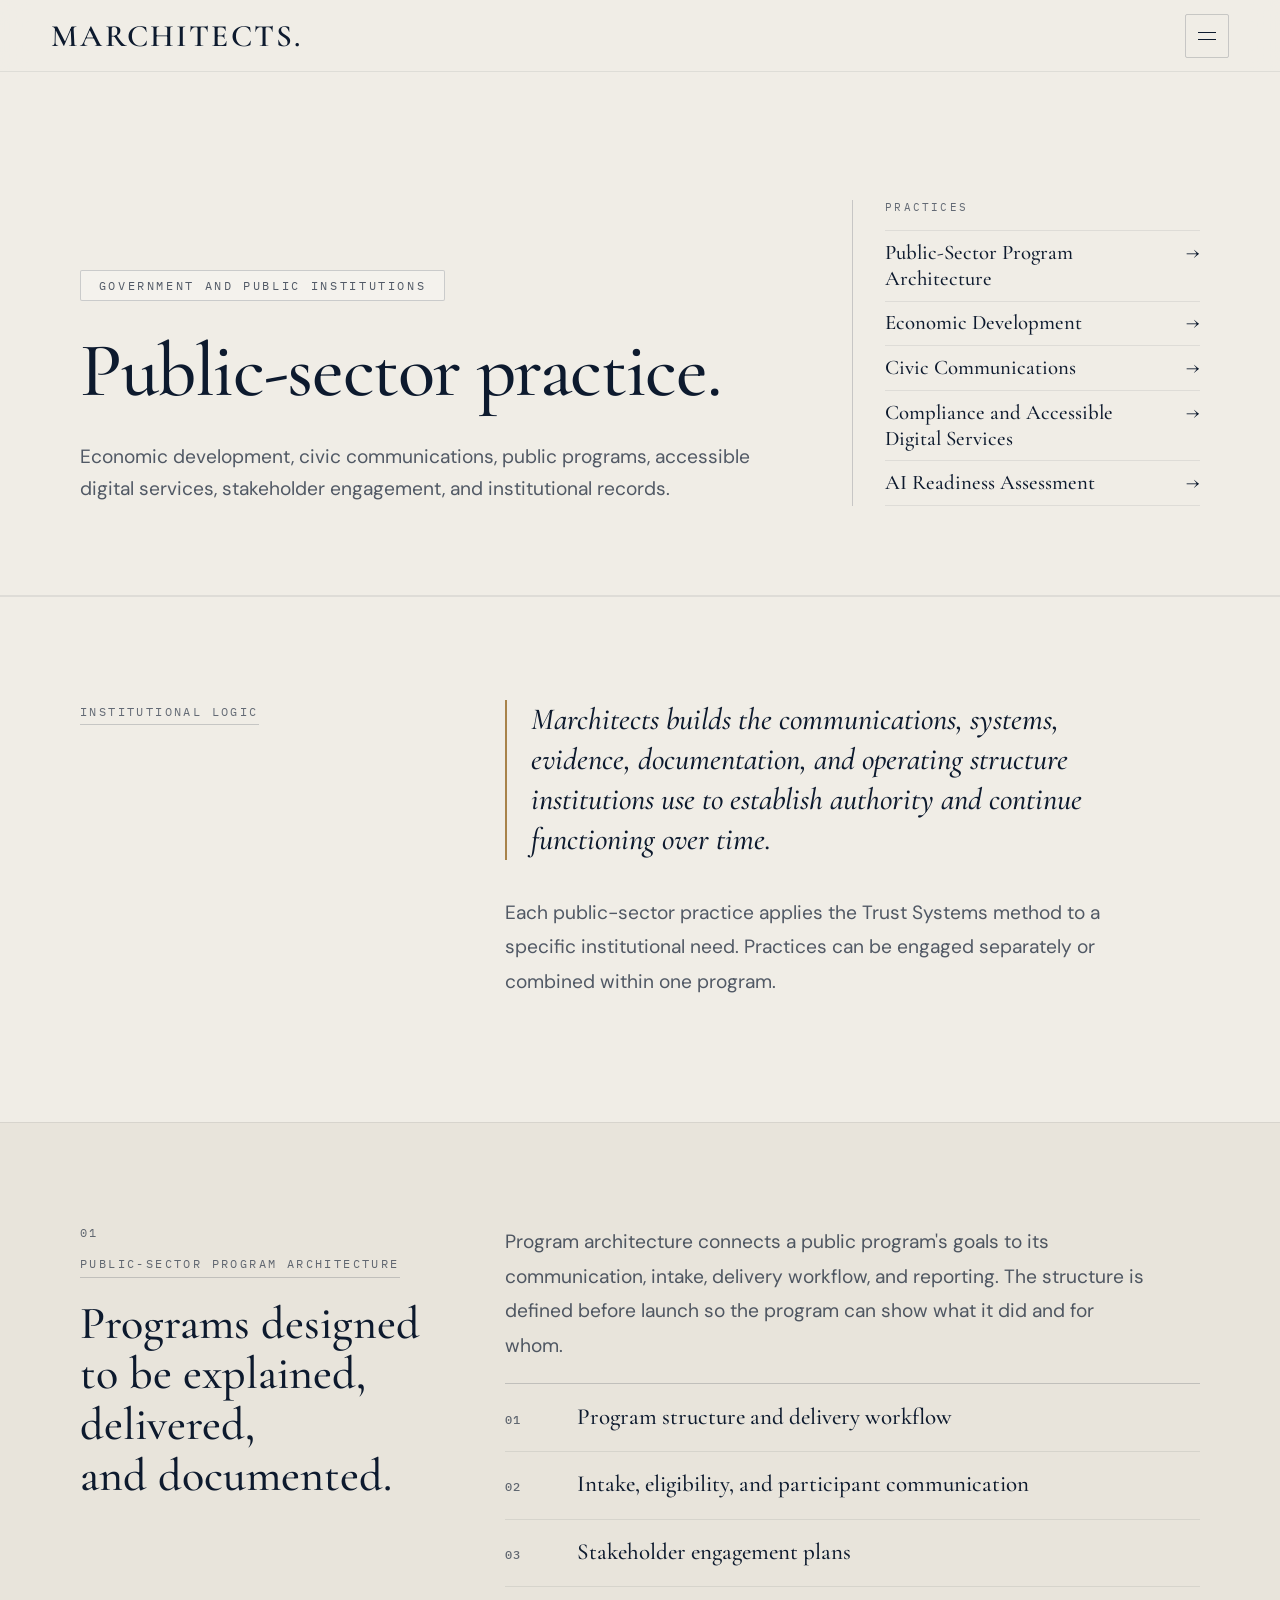
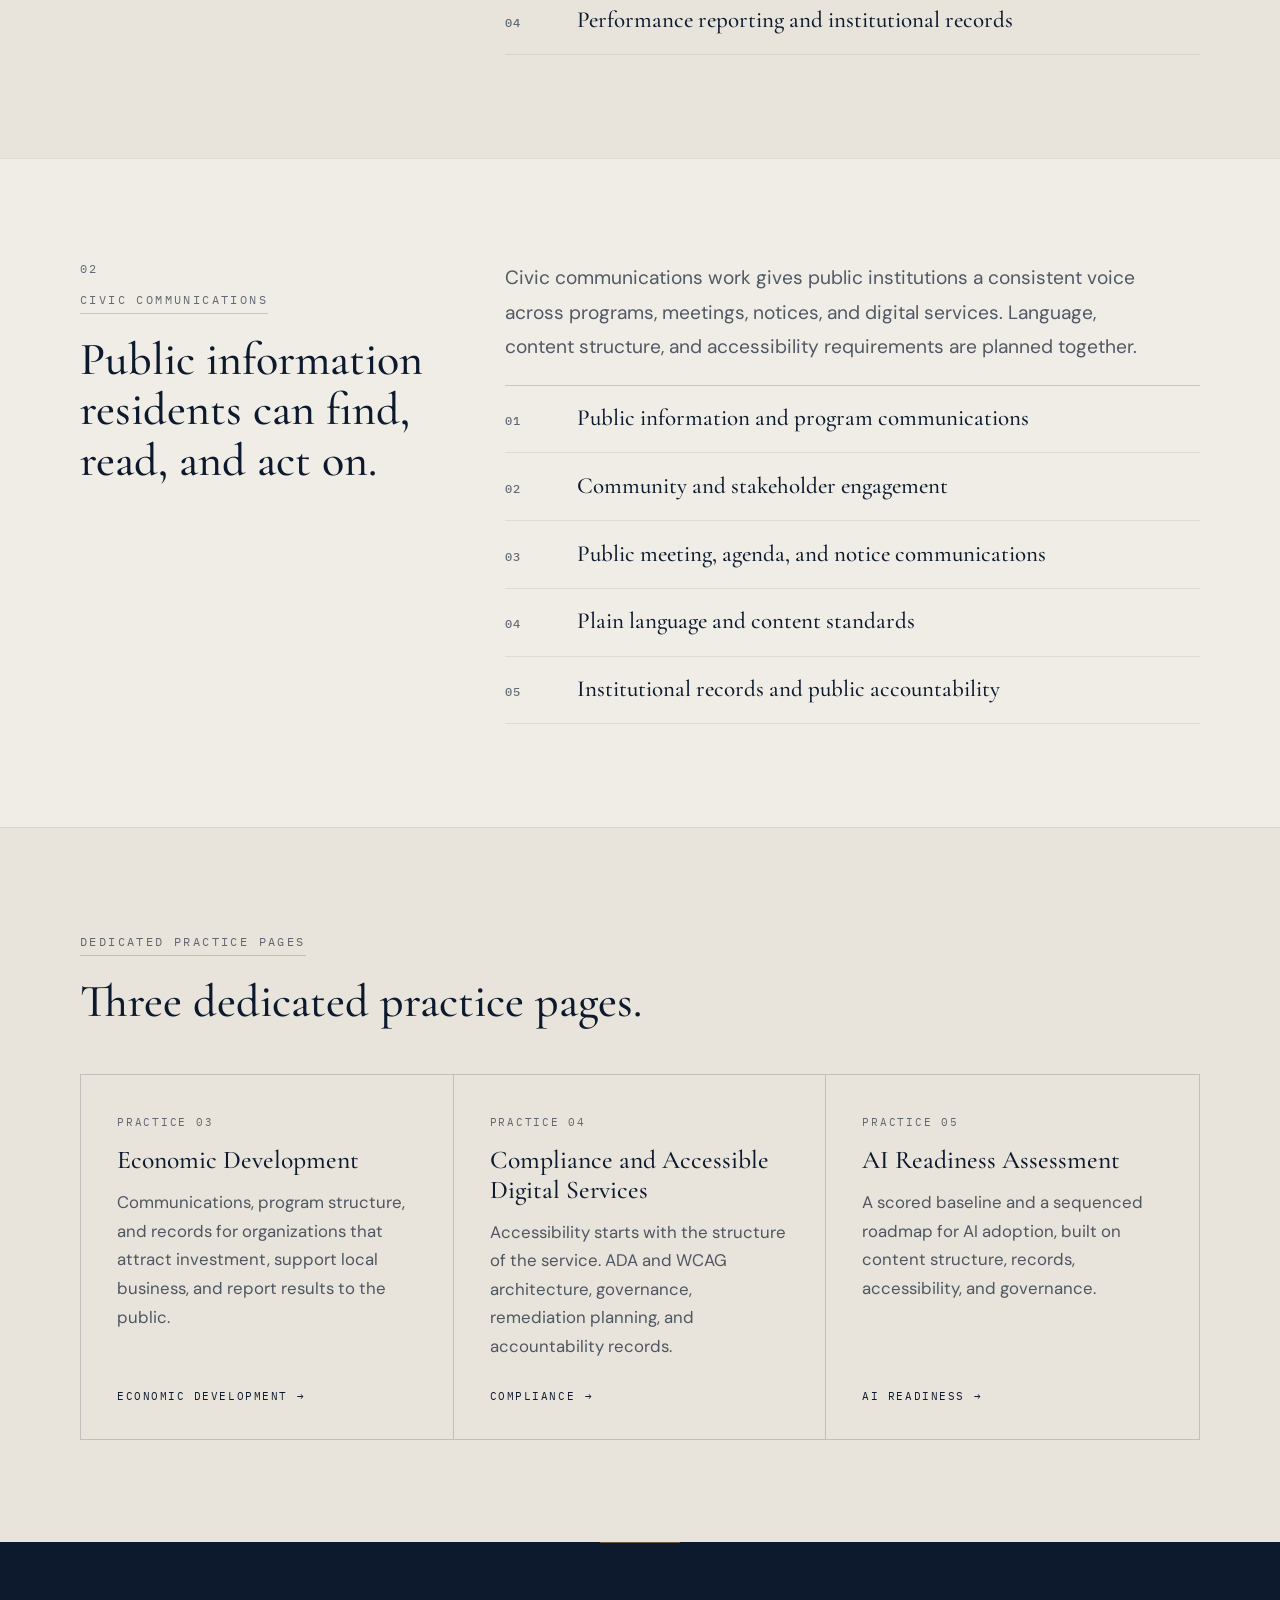
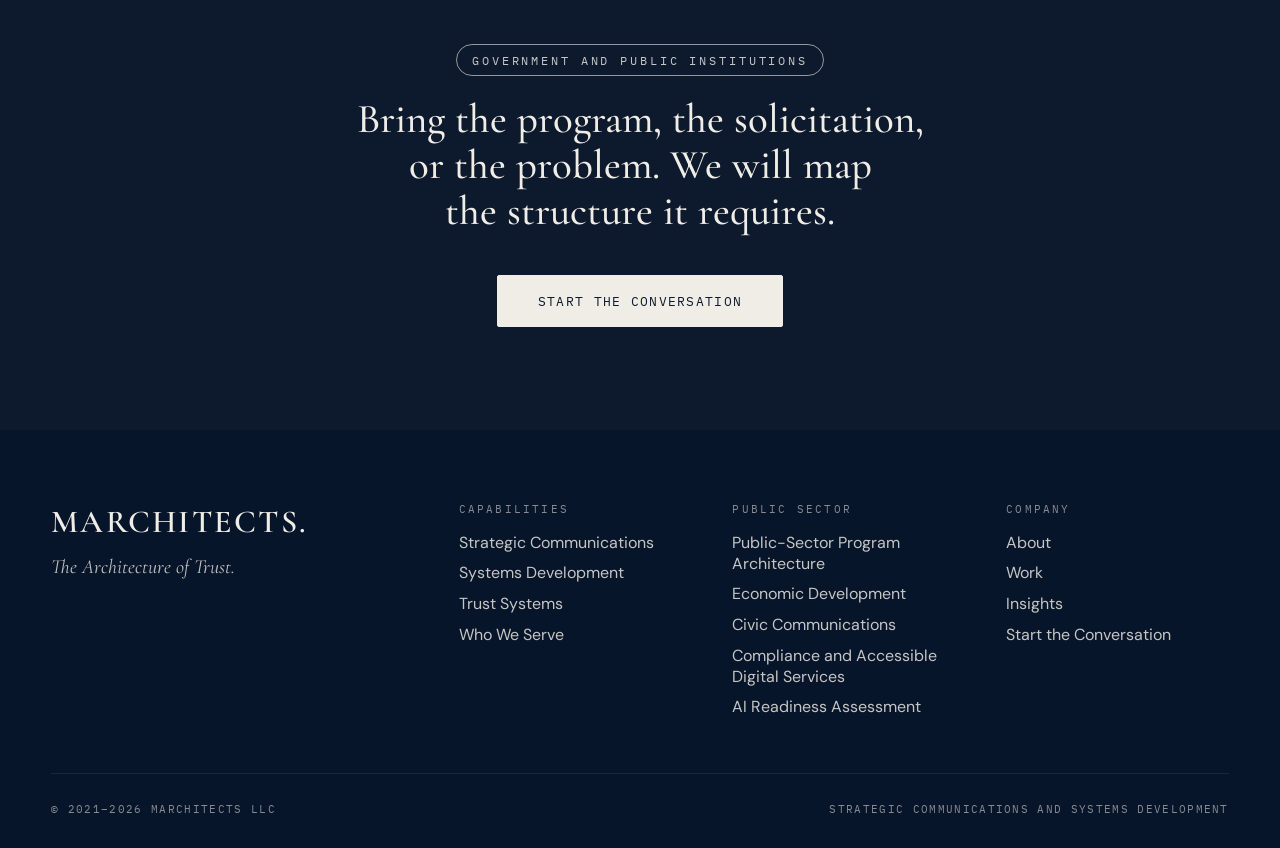
<file: public-sector/index.html>
<!DOCTYPE html>
<html lang="en" class="no-js">
<head>
<meta charset="UTF-8">
<meta name="viewport" content="width=device-width, initial-scale=1.0">
<title>Public Sector | Marchitects</title>
<meta name="description" content="Marchitects public-sector practices: Public-Sector Program Architecture, Economic Development, Civic Communications, Compliance and Accessible Digital Services, and AI Readiness.">
<meta name="robots" content="index,follow">
<link rel="canonical" href="https://www.marchitects.builders/public-sector/">
<meta property="og:type" content="website">
<meta property="og:site_name" content="Marchitects">
<meta property="og:title" content="Public Sector | Marchitects">
<meta property="og:description" content="Marchitects public-sector practices: Public-Sector Program Architecture, Economic Development, Civic Communications, Compliance and Accessible Digital Services, and AI Readiness.">
<meta property="og:url" content="https://www.marchitects.builders/public-sector/">
<link rel="icon" href="../favicon.svg" type="image/svg+xml">
<link rel="icon" href="../favicon.png" type="image/png">
<link rel="apple-touch-icon" href="../apple-touch-icon.png">

<link rel="preconnect" href="https://fonts.googleapis.com">
<link rel="preconnect" href="https://fonts.gstatic.com" crossorigin>
<link href="https://fonts.googleapis.com/css2?family=Cormorant+Garamond:ital,wght@0,400;0,500;0,600;1,400;1,500&family=IBM+Plex+Mono:wght@400;500&family=DM+Sans:wght@300;400;500&display=swap" rel="stylesheet">
<link rel="stylesheet" href="../assets/site.css">
</head>
<body>
<a class="skip-link" href="#main">Skip to content</a>
<header class="site-nav" id="navbar">
  <a href="../index.html" class="nav-brand" aria-label="Marchitects home">Marchitects.</a>
  <nav aria-label="Primary">
  <ul class="nav-links">
    <li><a href="../capabilities/index.html">Capabilities</a></li>
    <li><a href="../who-we-serve/index.html">Who We Serve</a></li>
    <li><a href="../public-sector/index.html" aria-current="page">Public Sector</a></li>
    <li><a href="../compliance/index.html">Compliance</a></li>
    <li><a href="../ai-readiness/index.html">AI Readiness</a></li>
    <li><a href="../work/index.html">Work</a></li>
    <li><a href="../insights/index.html">Insights</a></li>
    <li><a href="../about/index.html">About</a></li>
  </ul>
  </nav>
  <a href="../contact/index.html" class="nav-cta">Start the Conversation</a>
  <button class="nav-toggle" type="button" aria-expanded="false" aria-controls="mobile-menu" aria-label="Open menu"><span></span><span></span></button>
</header>
<div class="mobile-menu" id="mobile-menu">
  <nav aria-label="Mobile">
  <ul>
    <li><a href="../capabilities/index.html">Capabilities<span class="mm-num">01</span></a></li>
    <li><a href="../who-we-serve/index.html">Who We Serve<span class="mm-num">02</span></a></li>
    <li><a href="../public-sector/index.html" aria-current="page">Public Sector<span class="mm-num">03</span></a></li>
    <li><a href="../compliance/index.html">Compliance<span class="mm-num">04</span></a></li>
    <li><a href="../ai-readiness/index.html">AI Readiness<span class="mm-num">05</span></a></li>
    <li><a href="../work/index.html">Work<span class="mm-num">06</span></a></li>
    <li><a href="../insights/index.html">Insights<span class="mm-num">07</span></a></li>
    <li><a href="../about/index.html">About<span class="mm-num">08</span></a></li>
  </ul>
  <a class="mm-cta" href="../contact/index.html">Start the Conversation</a>
  </nav>
</div>
<main id="main">
<section class="page-hero">
  <div class="page-hero-inner">
    <div class="fade">
      <span class="eyebrow">Government and Public Institutions</span>
      <h1 class="page-h1">Public-sector practice.</h1>
      <p class="page-lede">Economic development, civic communications, public programs, accessible digital services, stakeholder engagement, and institutional records.</p>
    </div>
    <div class="page-hero-aside fade">
      <span class="aside-label">Practices</span>
      <ul class="aside-list">
        <li><a href="#program-architecture"><span>Public-Sector Program Architecture</span><span aria-hidden="true">&rarr;</span></a></li>
        <li><a href="../economic-development/index.html"><span>Economic Development</span><span aria-hidden="true">&rarr;</span></a></li>
        <li><a href="#civic-communications"><span>Civic Communications</span><span aria-hidden="true">&rarr;</span></a></li>
        <li><a href="../compliance/index.html"><span>Compliance and Accessible Digital Services</span><span aria-hidden="true">&rarr;</span></a></li>
        <li><a href="../ai-readiness/index.html"><span>AI Readiness Assessment</span><span aria-hidden="true">&rarr;</span></a></li>
      </ul>
    </div>
  </div>
</section>

<section class="section">
  <div class="sec-inner split">
    <div class="split-head fade">
      <span class="sec-tag">Institutional logic</span>
    </div>
    <div class="fade">
      <p class="pull" style="margin-top:0">Marchitects builds the communications, systems, evidence, documentation, and operating structure institutions use to establish authority and continue functioning over time.</p>
      <div class="prose">
        <p>Each public-sector practice applies the Trust Systems method to a specific institutional need. Practices can be engaged separately or combined within one program.</p>
      </div>
    </div>
  </div>
</section>

<section class="section alt" id="program-architecture">
  <div class="sec-inner split">
    <div class="split-head fade">
      <span class="split-num">01</span>
      <span class="sec-tag">Public-Sector Program Architecture</span>
      <h2 class="sec-h">Programs designed to be explained, delivered, and documented.</h2>
    </div>
    <div class="fade">
      <div class="prose">
        <p>Program architecture connects a public program's goals to its communication, intake, delivery workflow, and reporting. The structure is defined before launch so the program can show what it did and for whom.</p>
      </div>
      <ul class="ledger">
        <li>Program structure and delivery workflow</li>
        <li>Intake, eligibility, and participant communication</li>
        <li>Stakeholder engagement plans</li>
        <li>Performance reporting and institutional records</li>
      </ul>
    </div>
  </div>
</section>

<section class="section" id="civic-communications">
  <div class="sec-inner split">
    <div class="split-head fade">
      <span class="split-num">02</span>
      <span class="sec-tag">Civic Communications</span>
      <h2 class="sec-h">Public information residents can find, read, and act on.</h2>
    </div>
    <div class="fade">
      <div class="prose">
        <p>Civic communications work gives public institutions a consistent voice across programs, meetings, notices, and digital services. Language, content structure, and accessibility requirements are planned together.</p>
      </div>
      <ul class="ledger">
        <li>Public information and program communications</li>
        <li>Community and stakeholder engagement</li>
        <li>Public meeting, agenda, and notice communications</li>
        <li>Plain language and content standards</li>
        <li>Institutional records and public accountability</li>
      </ul>
    </div>
  </div>
</section>

<section class="section alt">
  <div class="sec-inner">
    <span class="sec-tag fade">Dedicated practice pages</span>
    <h2 class="sec-h fade">Three dedicated practice pages.</h2>
    <div class="card-grid">
      <a class="link-card fade" href="../economic-development/index.html">
        <span class="card-kicker">Practice 03</span>
        <span class="card-title">Economic Development</span>
        <span class="card-body">Communications, program structure, and records for organizations that attract investment, support local business, and report results to the public.</span>
        <span class="card-more">Economic Development</span>
      </a>
      <a class="link-card fade" href="../compliance/index.html">
        <span class="card-kicker">Practice 04</span>
        <span class="card-title">Compliance and Accessible Digital Services</span>
        <span class="card-body">Accessibility starts with the structure of the service. ADA and WCAG architecture, governance, remediation planning, and accountability records.</span>
        <span class="card-more">Compliance</span>
      </a>
      <a class="link-card fade" href="../ai-readiness/index.html">
        <span class="card-kicker">Practice 05</span>
        <span class="card-title">AI Readiness Assessment</span>
        <span class="card-body">A scored baseline and a sequenced roadmap for AI adoption, built on content structure, records, accessibility, and governance.</span>
        <span class="card-more">AI Readiness</span>
      </a>
    </div>
  </div>
</section>
<section class="closing">
  <div class="closing-inner fade">
    <span class="closing-eyebrow">Government and Public Institutions</span>
    <h2 class="closing-h">Bring the program, the solicitation, or the problem. We will map the structure it requires.</h2>
    <a href="../contact/index.html" class="btn-light">Start the Conversation</a>
  </div>
</section>
</main>
<footer class="site-footer">
  <div class="footer-inner">
    <div class="footer-grid">
      <div>
        <a href="../index.html" class="footer-mark">Marchitects.</a>
        <p class="footer-tag">The Architecture of Trust.</p>
      </div>
      <div class="footer-col">
        <h2>Capabilities</h2>
        <ul>
          <li><a href="../capabilities/index.html#strategic-communications">Strategic Communications</a></li>
          <li><a href="../capabilities/index.html#systems-development">Systems Development</a></li>
          <li><a href="../capabilities/index.html#trust-systems">Trust Systems</a></li>
          <li><a href="../who-we-serve/index.html">Who We Serve</a></li>
        </ul>
      </div>
      <div class="footer-col">
        <h2>Public Sector</h2>
        <ul>
          <li><a href="../public-sector/index.html">Public-Sector Program Architecture</a></li>
          <li><a href="../economic-development/index.html">Economic Development</a></li>
          <li><a href="../public-sector/index.html#civic-communications">Civic Communications</a></li>
          <li><a href="../compliance/index.html">Compliance and Accessible Digital Services</a></li>
          <li><a href="../ai-readiness/index.html">AI Readiness Assessment</a></li>
        </ul>
      </div>
      <div class="footer-col">
        <h2>Company</h2>
        <ul>
          <li><a href="../about/index.html">About</a></li>
          <li><a href="../work/index.html">Work</a></li>
          <li><a href="../insights/index.html">Insights</a></li>
          <li><a href="../contact/index.html">Start the Conversation</a></li>
        </ul>
      </div>
    </div>
    <div class="footer-base">
      <span>&copy; 2021&ndash;2026 Marchitects LLC</span>
      <span>Strategic communications and systems development</span>
    </div>
  </div>
</footer>
<script src="../assets/site.js" defer></script>
</body>
</html>
</file>
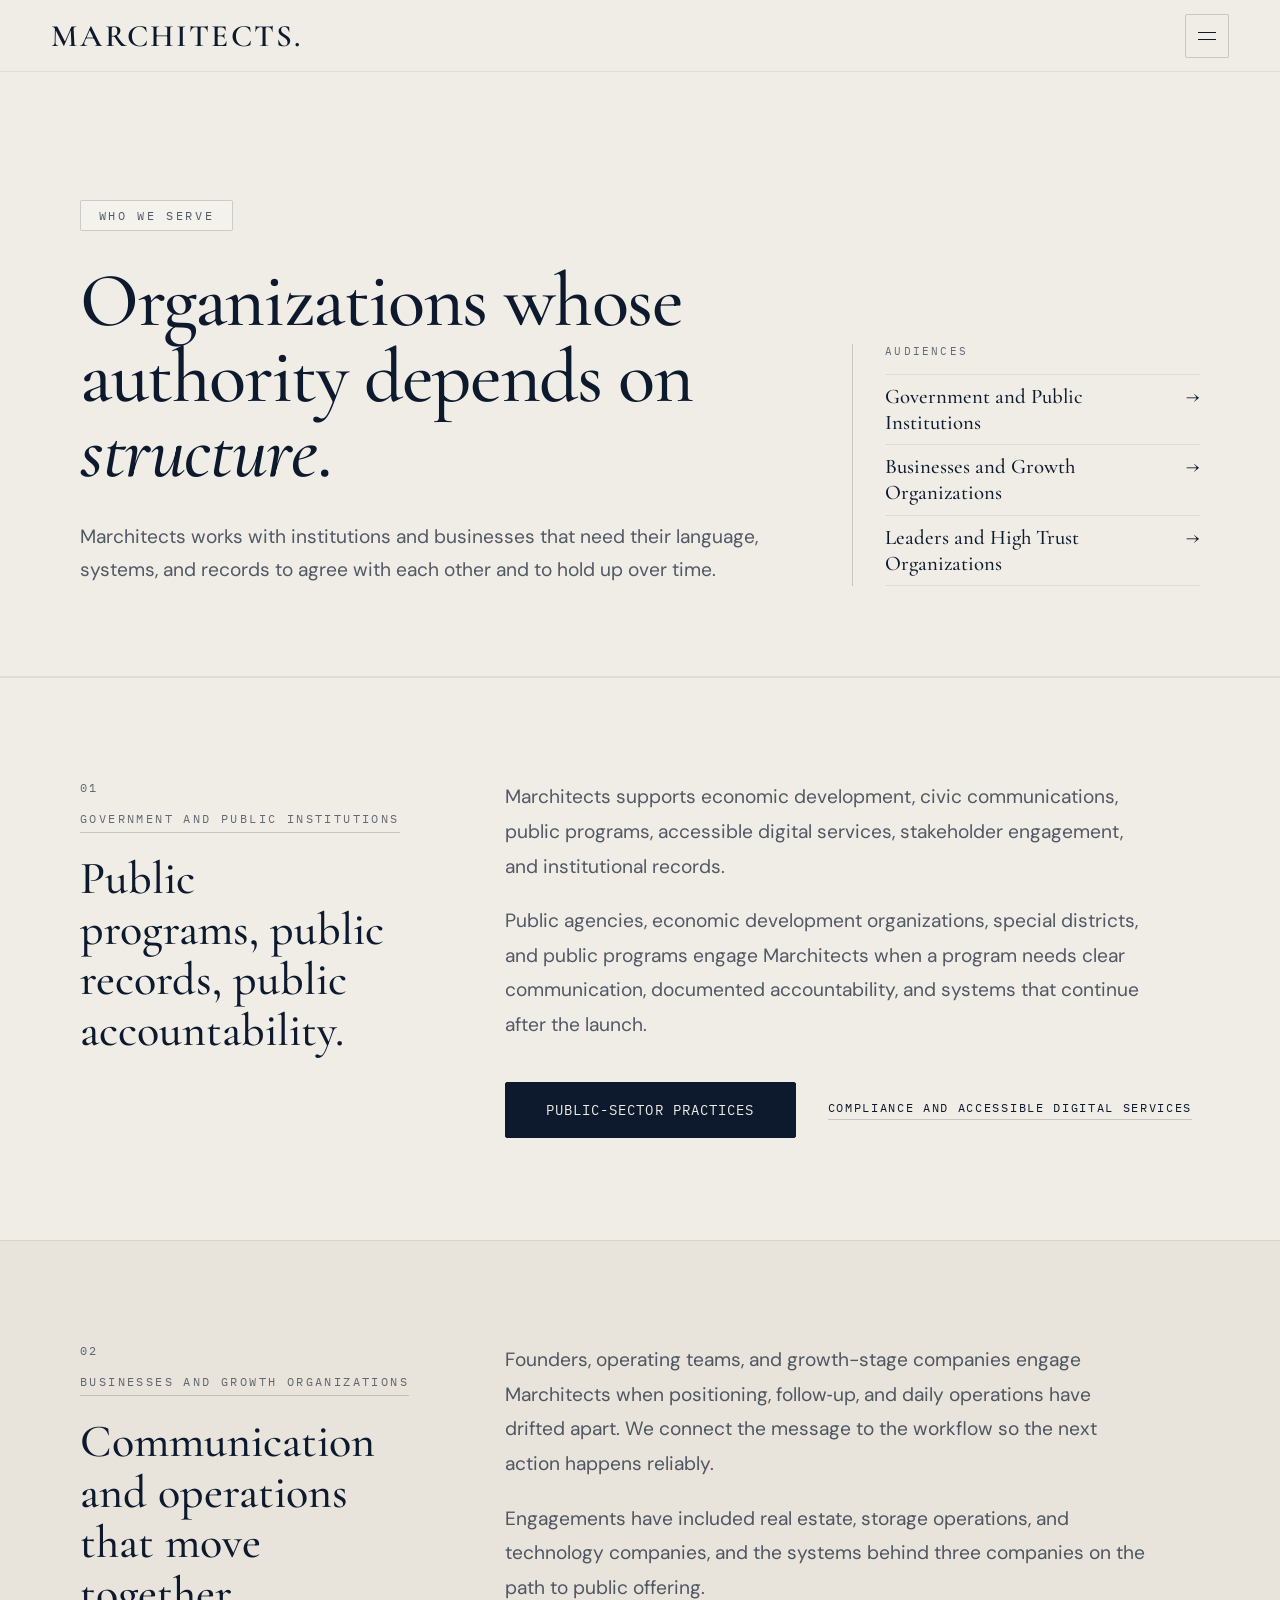
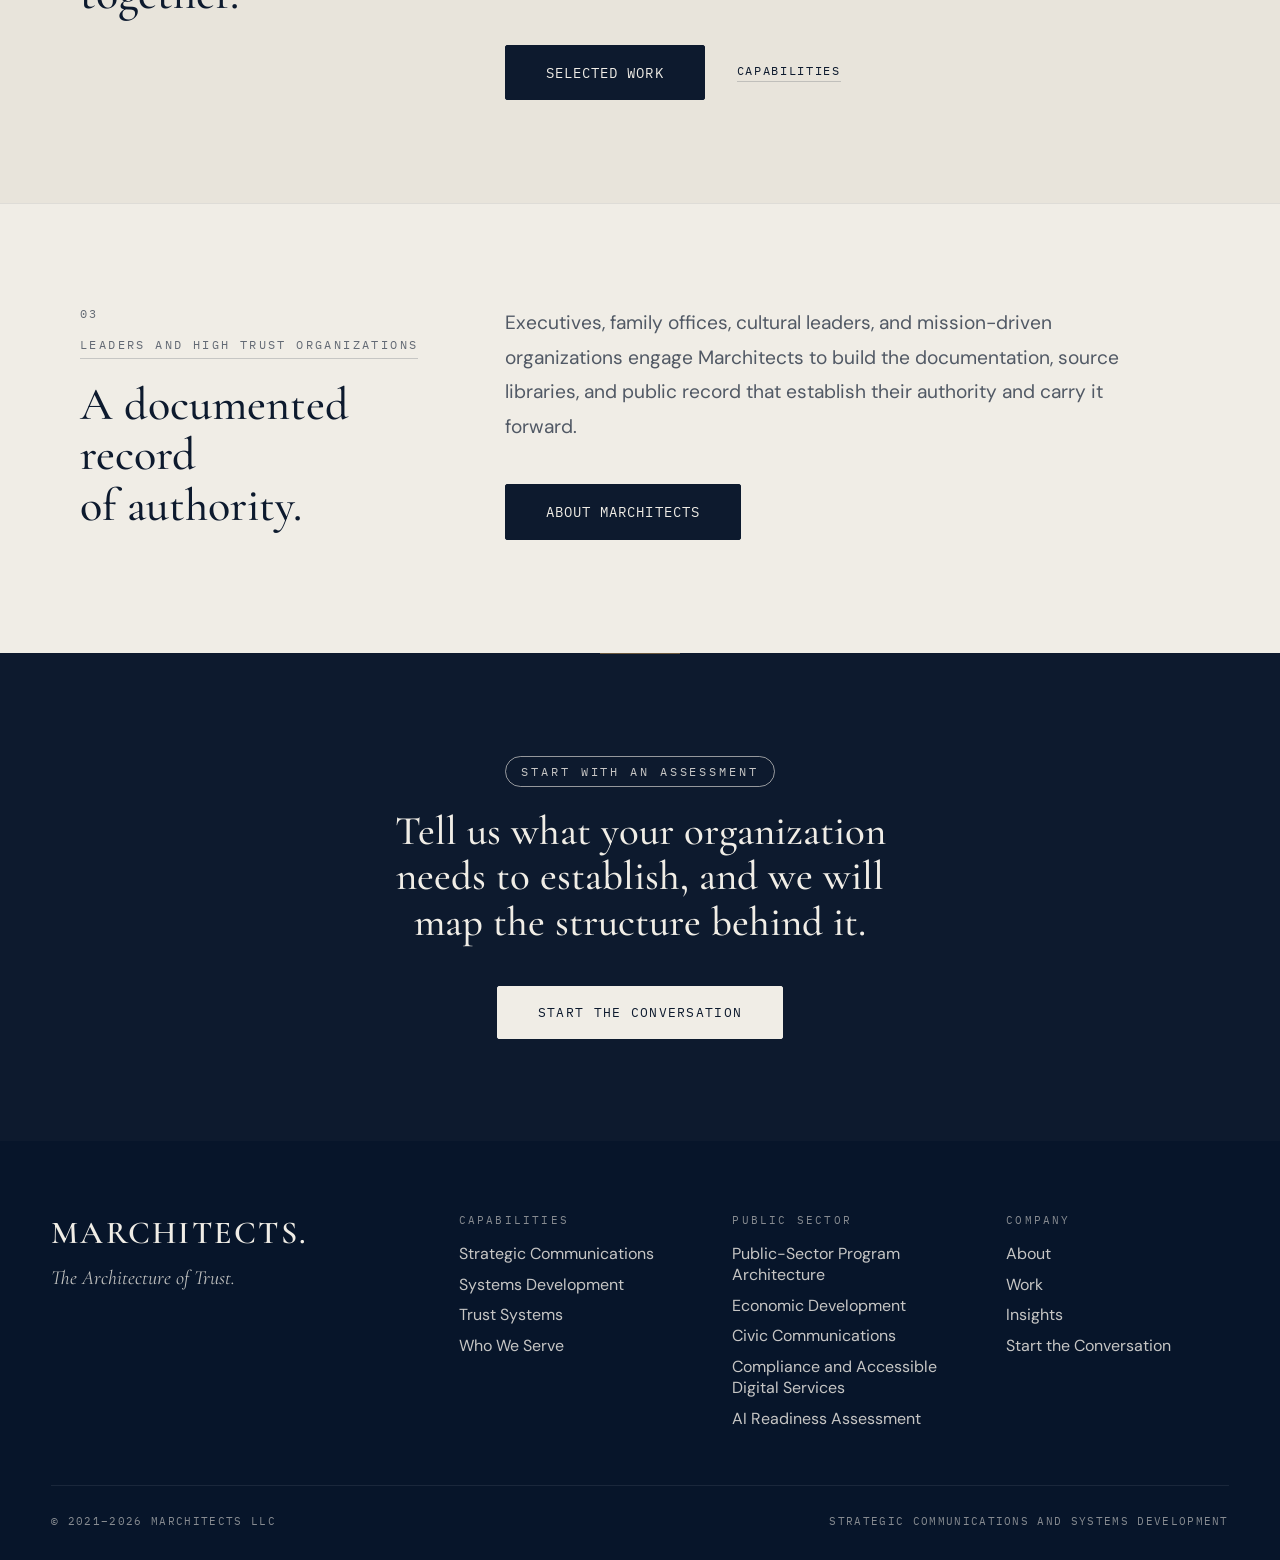
<file: who-we-serve/index.html>
<!DOCTYPE html>
<html lang="en" class="no-js">
<head>
<meta charset="UTF-8">
<meta name="viewport" content="width=device-width, initial-scale=1.0">
<title>Who We Serve | Marchitects</title>
<meta name="description" content="Marchitects serves government and public institutions, businesses and growth organizations, and high trust leaders who need communication and systems that hold up over time.">
<meta name="robots" content="index,follow">
<link rel="canonical" href="https://www.marchitects.builders/who-we-serve/">
<meta property="og:type" content="website">
<meta property="og:site_name" content="Marchitects">
<meta property="og:title" content="Who We Serve | Marchitects">
<meta property="og:description" content="Marchitects serves government and public institutions, businesses and growth organizations, and high trust leaders who need communication and systems that hold up over time.">
<meta property="og:url" content="https://www.marchitects.builders/who-we-serve/">
<link rel="icon" href="../favicon.svg" type="image/svg+xml">
<link rel="icon" href="../favicon.png" type="image/png">
<link rel="apple-touch-icon" href="../apple-touch-icon.png">

<link rel="preconnect" href="https://fonts.googleapis.com">
<link rel="preconnect" href="https://fonts.gstatic.com" crossorigin>
<link href="https://fonts.googleapis.com/css2?family=Cormorant+Garamond:ital,wght@0,400;0,500;0,600;1,400;1,500&family=IBM+Plex+Mono:wght@400;500&family=DM+Sans:wght@300;400;500&display=swap" rel="stylesheet">
<link rel="stylesheet" href="../assets/site.css">
</head>
<body>
<a class="skip-link" href="#main">Skip to content</a>
<header class="site-nav" id="navbar">
  <a href="../index.html" class="nav-brand" aria-label="Marchitects home">Marchitects.</a>
  <nav aria-label="Primary">
  <ul class="nav-links">
    <li><a href="../capabilities/index.html">Capabilities</a></li>
    <li><a href="../who-we-serve/index.html" aria-current="page">Who We Serve</a></li>
    <li><a href="../public-sector/index.html">Public Sector</a></li>
    <li><a href="../compliance/index.html">Compliance</a></li>
    <li><a href="../ai-readiness/index.html">AI Readiness</a></li>
    <li><a href="../work/index.html">Work</a></li>
    <li><a href="../insights/index.html">Insights</a></li>
    <li><a href="../about/index.html">About</a></li>
  </ul>
  </nav>
  <a href="../contact/index.html" class="nav-cta">Start the Conversation</a>
  <button class="nav-toggle" type="button" aria-expanded="false" aria-controls="mobile-menu" aria-label="Open menu"><span></span><span></span></button>
</header>
<div class="mobile-menu" id="mobile-menu">
  <nav aria-label="Mobile">
  <ul>
    <li><a href="../capabilities/index.html">Capabilities<span class="mm-num">01</span></a></li>
    <li><a href="../who-we-serve/index.html" aria-current="page">Who We Serve<span class="mm-num">02</span></a></li>
    <li><a href="../public-sector/index.html">Public Sector<span class="mm-num">03</span></a></li>
    <li><a href="../compliance/index.html">Compliance<span class="mm-num">04</span></a></li>
    <li><a href="../ai-readiness/index.html">AI Readiness<span class="mm-num">05</span></a></li>
    <li><a href="../work/index.html">Work<span class="mm-num">06</span></a></li>
    <li><a href="../insights/index.html">Insights<span class="mm-num">07</span></a></li>
    <li><a href="../about/index.html">About<span class="mm-num">08</span></a></li>
  </ul>
  <a class="mm-cta" href="../contact/index.html">Start the Conversation</a>
  </nav>
</div>
<main id="main">
<section class="page-hero">
  <div class="page-hero-inner">
    <div class="fade">
      <span class="eyebrow">Who We Serve</span>
      <h1 class="page-h1">Organizations whose authority depends on <em>structure</em>.</h1>
      <p class="page-lede">Marchitects works with institutions and businesses that need their language, systems, and records to agree with each other and to hold up over time.</p>
    </div>
    <div class="page-hero-aside fade">
      <span class="aside-label">Audiences</span>
      <ul class="aside-list">
        <li><a href="#public"><span>Government and Public Institutions</span><span aria-hidden="true">&rarr;</span></a></li>
        <li><a href="#business"><span>Businesses and Growth Organizations</span><span aria-hidden="true">&rarr;</span></a></li>
        <li><a href="#leaders"><span>Leaders and High Trust Organizations</span><span aria-hidden="true">&rarr;</span></a></li>
      </ul>
    </div>
  </div>
</section>

<section class="section" id="public">
  <div class="sec-inner split">
    <div class="split-head fade">
      <span class="split-num">01</span>
      <span class="sec-tag">Government and Public Institutions</span>
      <h2 class="sec-h">Public programs, public records, public accountability.</h2>
    </div>
    <div class="fade">
      <div class="prose">
        <p>Marchitects supports economic development, civic communications, public programs, accessible digital services, stakeholder engagement, and institutional records.</p>
        <p>Public agencies, economic development organizations, special districts, and public programs engage Marchitects when a program needs clear communication, documented accountability, and systems that continue after the launch.</p>
      </div>
      <div class="page-hero-actions">
        <a class="btn-dark" href="../public-sector/index.html">Public-Sector Practices</a>
        <a class="text-link" href="../compliance/index.html">Compliance and Accessible Digital Services</a>
      </div>
    </div>
  </div>
</section>

<section class="section alt" id="business">
  <div class="sec-inner split">
    <div class="split-head fade">
      <span class="split-num">02</span>
      <span class="sec-tag">Businesses and Growth Organizations</span>
      <h2 class="sec-h">Communication and operations that move together.</h2>
    </div>
    <div class="fade">
      <div class="prose">
        <p>Founders, operating teams, and growth-stage companies engage Marchitects when positioning, follow&#8209;up, and daily operations have drifted apart. We connect the message to the workflow so the next action happens reliably.</p>
        <p>Engagements have included real estate, storage operations, and technology companies, and the systems behind three companies on the path to public offering.</p>
      </div>
      <div class="page-hero-actions">
        <a class="btn-dark" href="../work/index.html">Selected Work</a>
        <a class="text-link" href="../capabilities/index.html">Capabilities</a>
      </div>
    </div>
  </div>
</section>

<section class="section" id="leaders">
  <div class="sec-inner split">
    <div class="split-head fade">
      <span class="split-num">03</span>
      <span class="sec-tag">Leaders and High Trust Organizations</span>
      <h2 class="sec-h">A documented record of authority.</h2>
    </div>
    <div class="fade">
      <div class="prose">
        <p>Executives, family offices, cultural leaders, and mission-driven organizations engage Marchitects to build the documentation, source libraries, and public record that establish their authority and carry it forward.</p>
      </div>
      <div class="page-hero-actions">
        <a class="btn-dark" href="../about/index.html">About Marchitects</a>
      </div>
    </div>
  </div>
</section>
<section class="closing">
  <div class="closing-inner fade">
    <span class="closing-eyebrow">Start with an assessment</span>
    <h2 class="closing-h">Tell us what your organization needs to establish, and we will map the structure behind it.</h2>
    <a href="../contact/index.html" class="btn-light">Start the Conversation</a>
  </div>
</section>
</main>
<footer class="site-footer">
  <div class="footer-inner">
    <div class="footer-grid">
      <div>
        <a href="../index.html" class="footer-mark">Marchitects.</a>
        <p class="footer-tag">The Architecture of Trust.</p>
      </div>
      <div class="footer-col">
        <h2>Capabilities</h2>
        <ul>
          <li><a href="../capabilities/index.html#strategic-communications">Strategic Communications</a></li>
          <li><a href="../capabilities/index.html#systems-development">Systems Development</a></li>
          <li><a href="../capabilities/index.html#trust-systems">Trust Systems</a></li>
          <li><a href="../who-we-serve/index.html">Who We Serve</a></li>
        </ul>
      </div>
      <div class="footer-col">
        <h2>Public Sector</h2>
        <ul>
          <li><a href="../public-sector/index.html">Public-Sector Program Architecture</a></li>
          <li><a href="../economic-development/index.html">Economic Development</a></li>
          <li><a href="../public-sector/index.html#civic-communications">Civic Communications</a></li>
          <li><a href="../compliance/index.html">Compliance and Accessible Digital Services</a></li>
          <li><a href="../ai-readiness/index.html">AI Readiness Assessment</a></li>
        </ul>
      </div>
      <div class="footer-col">
        <h2>Company</h2>
        <ul>
          <li><a href="../about/index.html">About</a></li>
          <li><a href="../work/index.html">Work</a></li>
          <li><a href="../insights/index.html">Insights</a></li>
          <li><a href="../contact/index.html">Start the Conversation</a></li>
        </ul>
      </div>
    </div>
    <div class="footer-base">
      <span>&copy; 2021&ndash;2026 Marchitects LLC</span>
      <span>Strategic communications and systems development</span>
    </div>
  </div>
</footer>
<script src="../assets/site.js" defer></script>
</body>
</html>
</file>
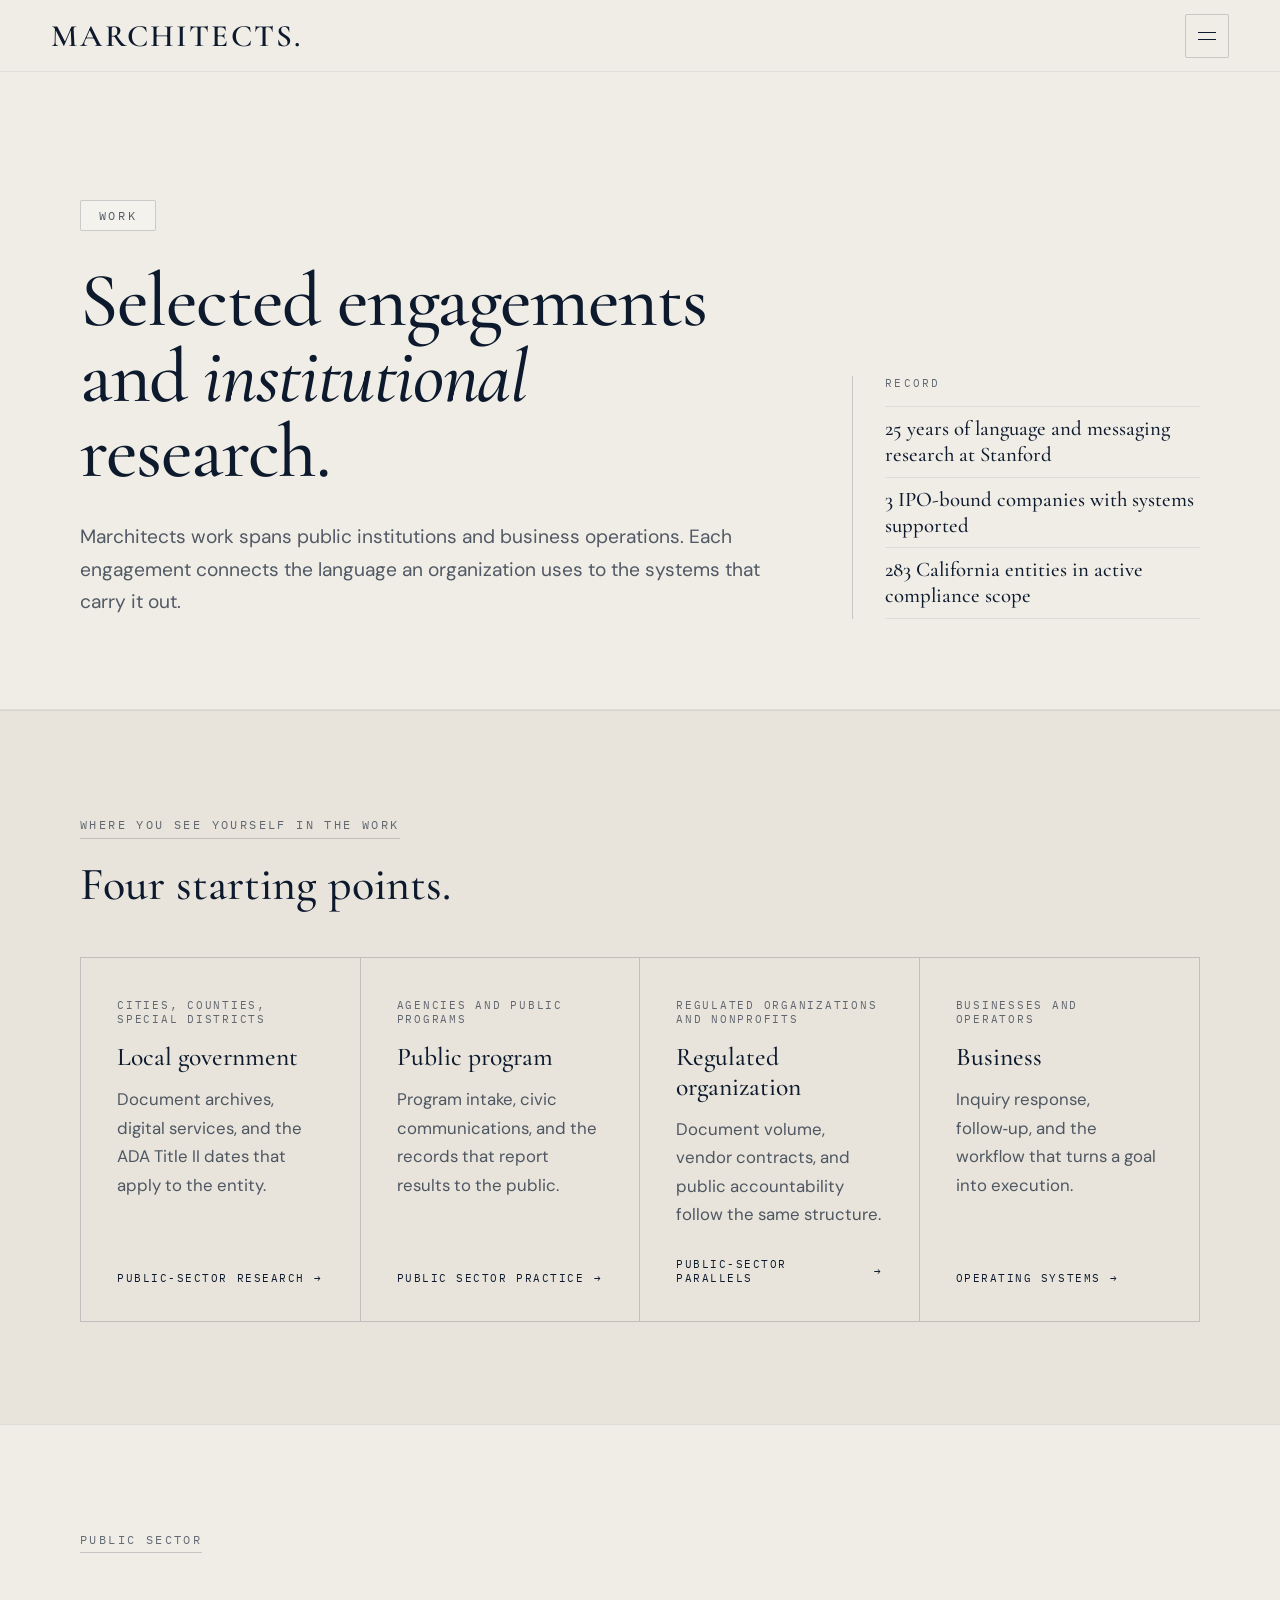
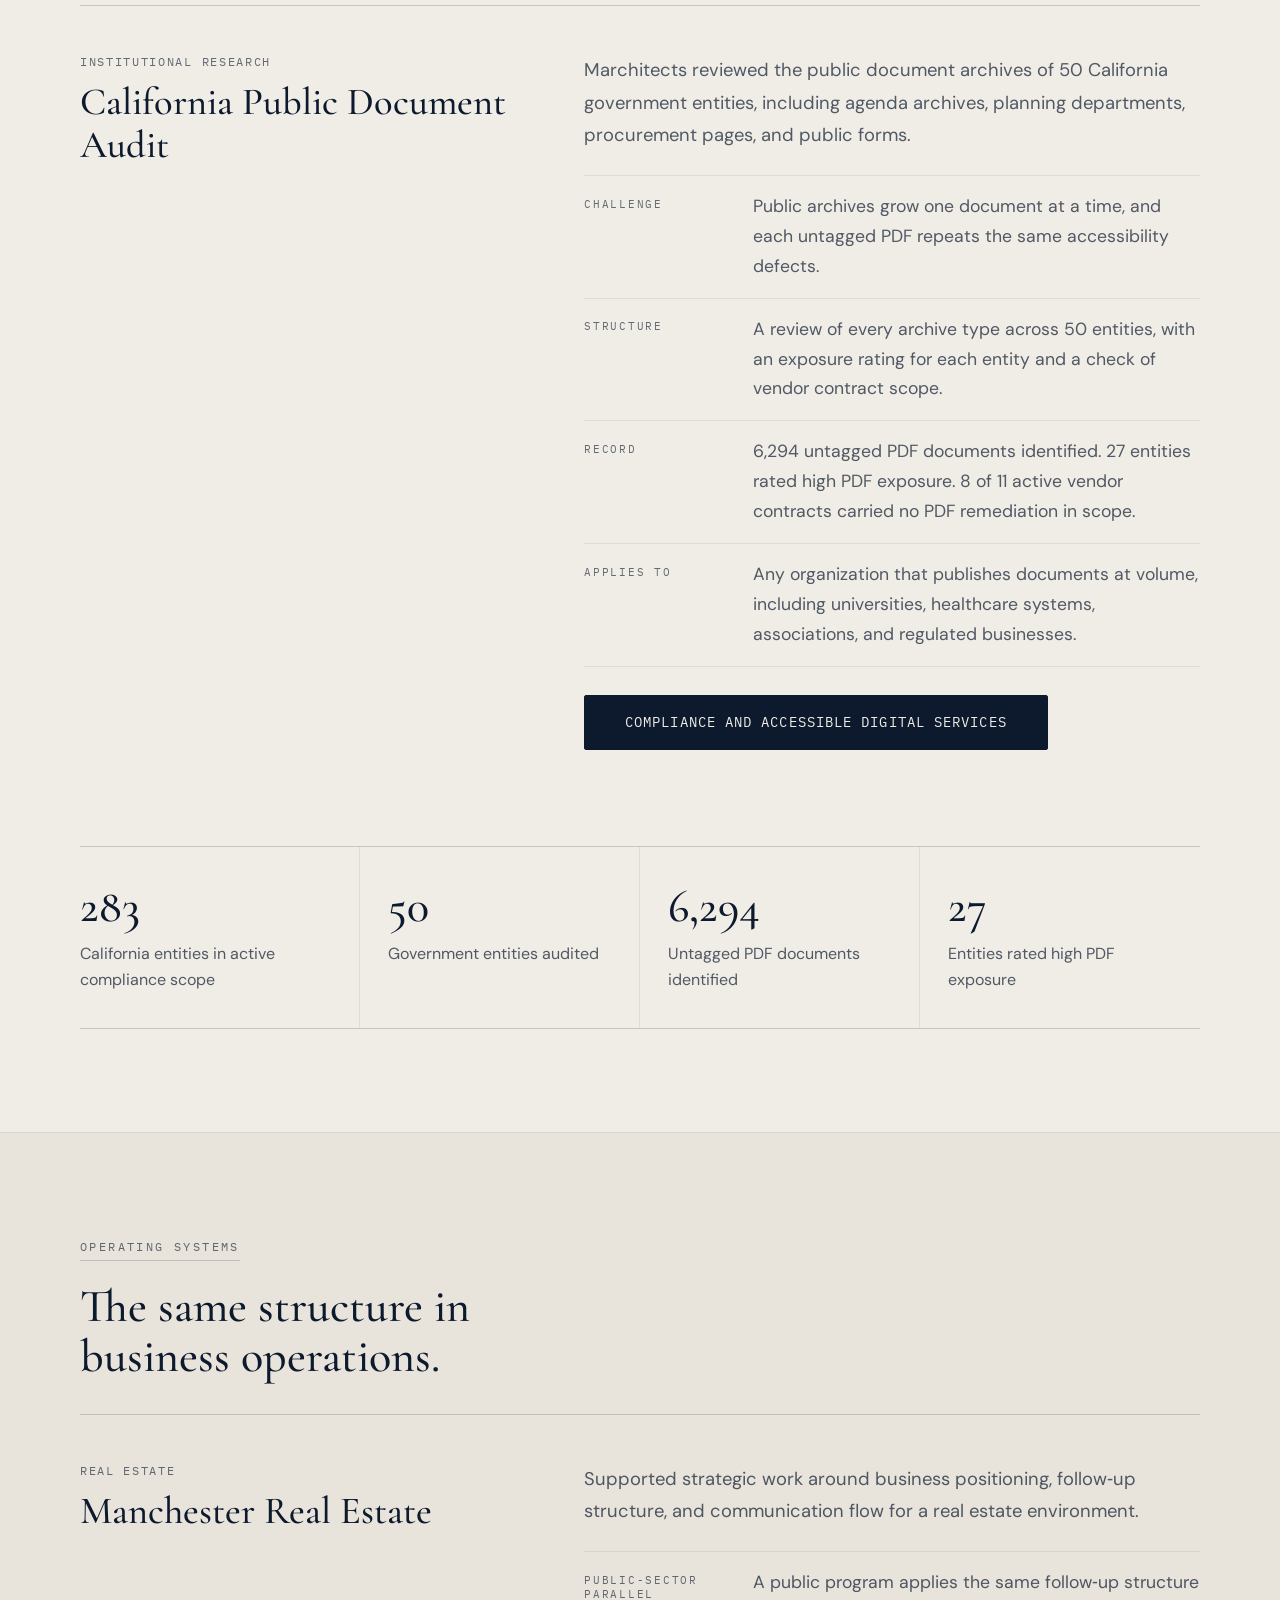
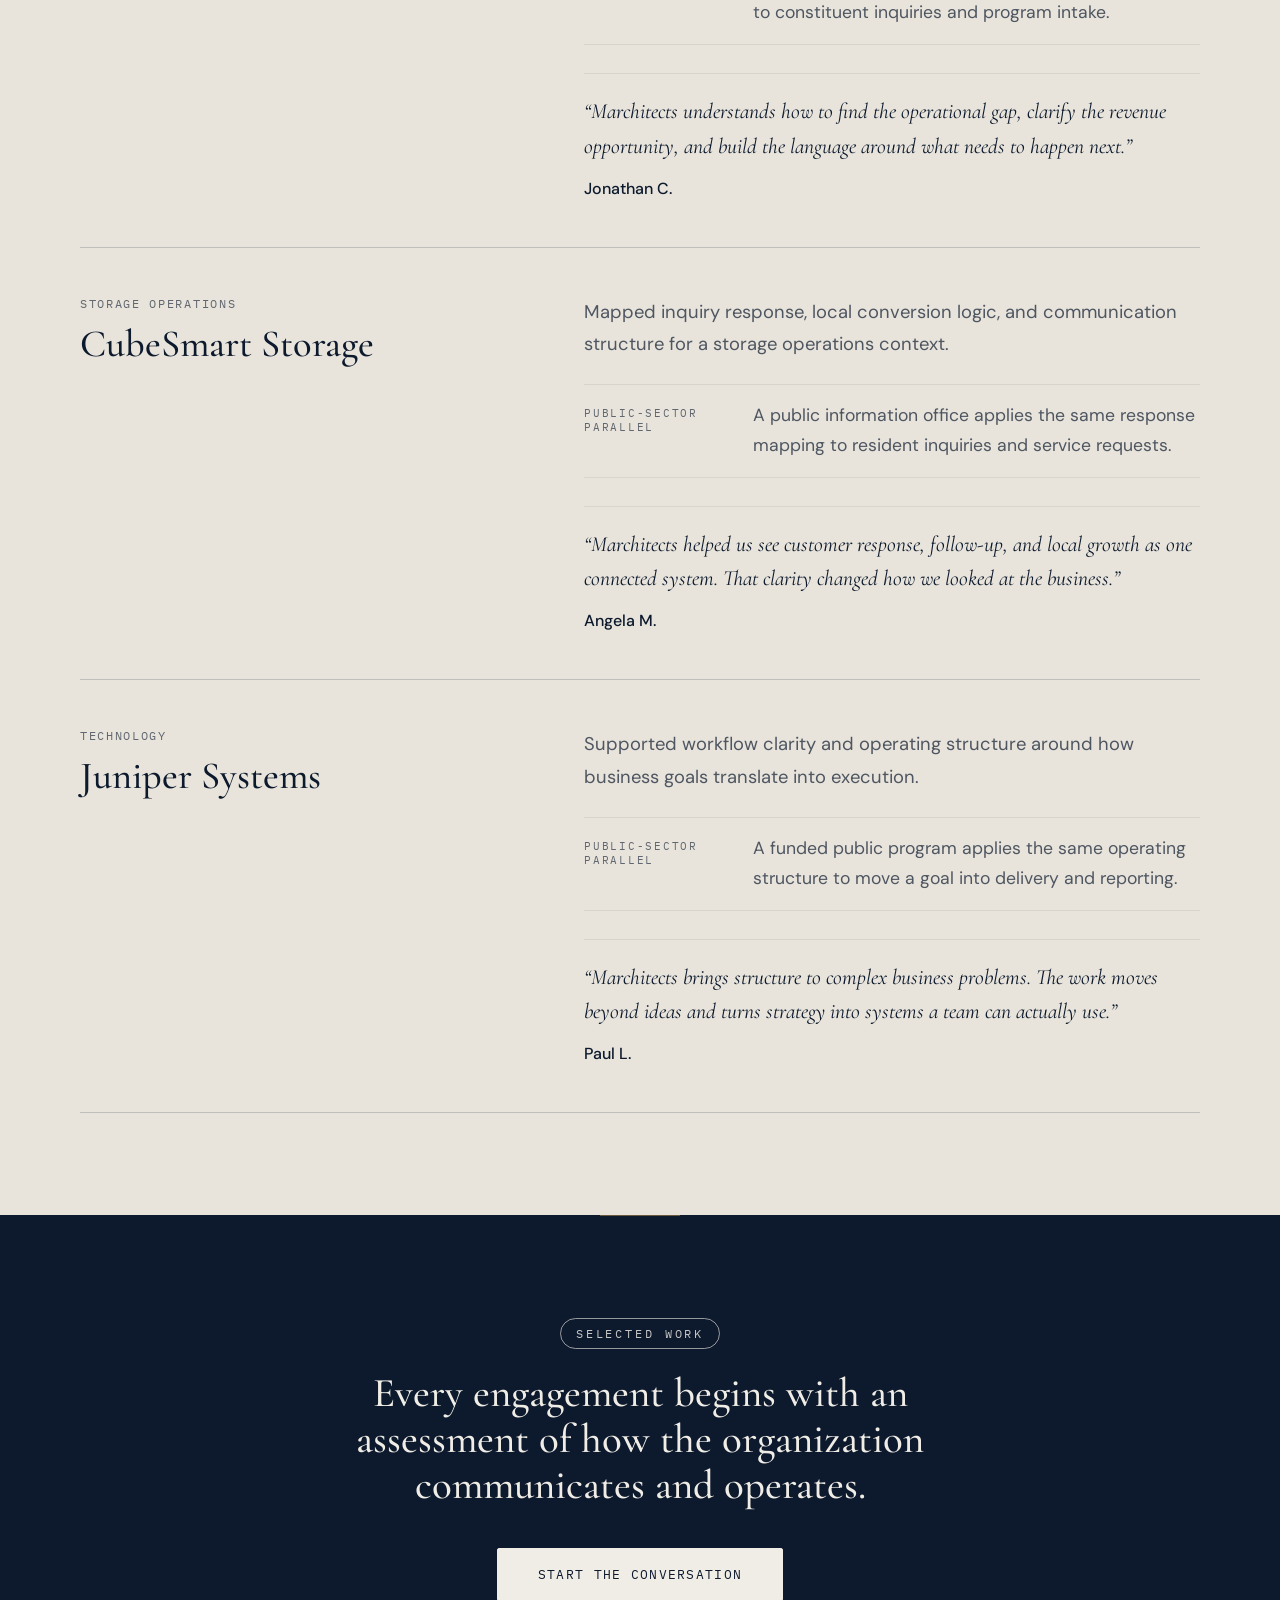
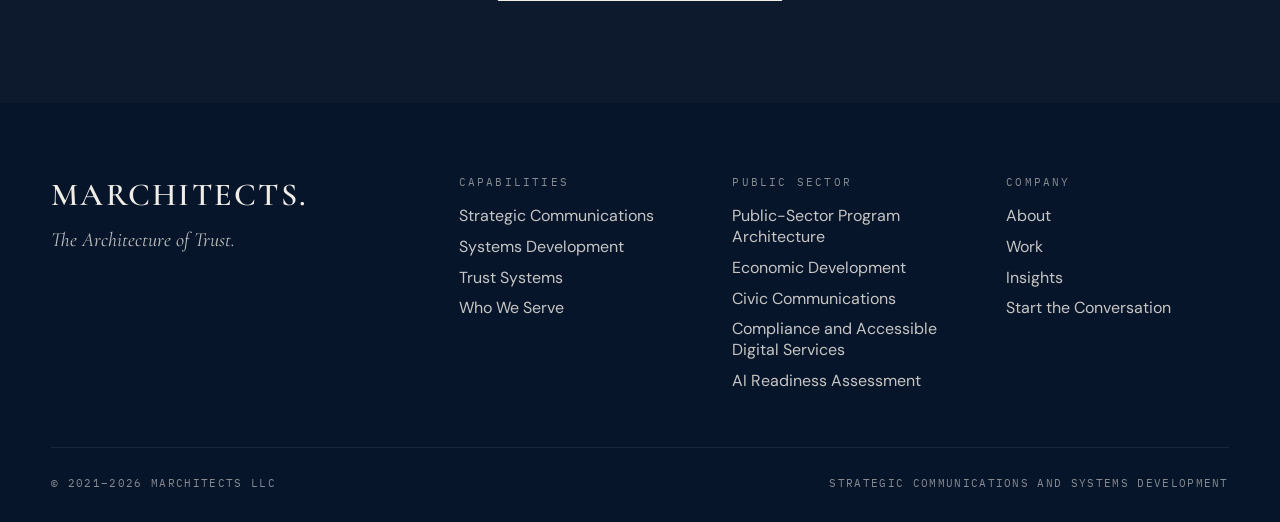
<file: work/index.html>
<!DOCTYPE html>
<html lang="en" class="no-js">
<head>
<meta charset="UTF-8">
<meta name="viewport" content="width=device-width, initial-scale=1.0">
<title>Work | Marchitects</title>
<meta name="description" content="Selected Marchitects engagements and institutional research across real estate, storage operations, technology, and California public-sector document accessibility.">
<meta name="robots" content="index,follow">
<link rel="canonical" href="https://www.marchitects.builders/work/">
<meta property="og:type" content="website">
<meta property="og:site_name" content="Marchitects">
<meta property="og:title" content="Work | Marchitects">
<meta property="og:description" content="Selected Marchitects engagements and institutional research across real estate, storage operations, technology, and California public-sector document accessibility.">
<meta property="og:url" content="https://www.marchitects.builders/work/">
<link rel="icon" href="../favicon.svg" type="image/svg+xml">
<link rel="icon" href="../favicon.png" type="image/png">
<link rel="apple-touch-icon" href="../apple-touch-icon.png">

<link rel="preconnect" href="https://fonts.googleapis.com">
<link rel="preconnect" href="https://fonts.gstatic.com" crossorigin>
<link href="https://fonts.googleapis.com/css2?family=Cormorant+Garamond:ital,wght@0,400;0,500;0,600;1,400;1,500&family=IBM+Plex+Mono:wght@400;500&family=DM+Sans:wght@300;400;500&display=swap" rel="stylesheet">
<link rel="stylesheet" href="../assets/site.css">
</head>
<body>
<a class="skip-link" href="#main">Skip to content</a>
<header class="site-nav" id="navbar">
  <a href="../index.html" class="nav-brand" aria-label="Marchitects home">Marchitects.</a>
  <nav aria-label="Primary">
  <ul class="nav-links">
    <li><a href="../capabilities/index.html">Capabilities</a></li>
    <li><a href="../who-we-serve/index.html">Who We Serve</a></li>
    <li><a href="../public-sector/index.html">Public Sector</a></li>
    <li><a href="../compliance/index.html">Compliance</a></li>
    <li><a href="../ai-readiness/index.html">AI Readiness</a></li>
    <li><a href="../work/index.html" aria-current="page">Work</a></li>
    <li><a href="../insights/index.html">Insights</a></li>
    <li><a href="../about/index.html">About</a></li>
  </ul>
  </nav>
  <a href="../contact/index.html" class="nav-cta">Start the Conversation</a>
  <button class="nav-toggle" type="button" aria-expanded="false" aria-controls="mobile-menu" aria-label="Open menu"><span></span><span></span></button>
</header>
<div class="mobile-menu" id="mobile-menu">
  <nav aria-label="Mobile">
  <ul>
    <li><a href="../capabilities/index.html">Capabilities<span class="mm-num">01</span></a></li>
    <li><a href="../who-we-serve/index.html">Who We Serve<span class="mm-num">02</span></a></li>
    <li><a href="../public-sector/index.html">Public Sector<span class="mm-num">03</span></a></li>
    <li><a href="../compliance/index.html">Compliance<span class="mm-num">04</span></a></li>
    <li><a href="../ai-readiness/index.html">AI Readiness<span class="mm-num">05</span></a></li>
    <li><a href="../work/index.html" aria-current="page">Work<span class="mm-num">06</span></a></li>
    <li><a href="../insights/index.html">Insights<span class="mm-num">07</span></a></li>
    <li><a href="../about/index.html">About<span class="mm-num">08</span></a></li>
  </ul>
  <a class="mm-cta" href="../contact/index.html">Start the Conversation</a>
  </nav>
</div>
<main id="main">
<section class="page-hero">
  <div class="page-hero-inner">
    <div class="fade">
      <span class="eyebrow">Work</span>
      <h1 class="page-h1">Selected engagements and <em>institutional</em> research.</h1>
      <p class="page-lede">Marchitects work spans public institutions and business operations. Each engagement connects the language an organization uses to the systems that carry it out.</p>
    </div>
    <div class="page-hero-aside fade">
      <span class="aside-label">Record</span>
      <ul class="aside-list">
        <li>25 years of language and messaging research at Stanford</li>
        <li>3 IPO-bound companies with systems supported</li>
        <li>283 California entities in active compliance scope</li>
      </ul>
    </div>
  </div>
</section>

<section class="section alt" id="situations">
  <div class="sec-inner">
    <span class="sec-tag fade">Where you see yourself in the work</span>
    <h2 class="sec-h fade">Four starting points.</h2>
    <div class="card-grid cols-4">
      <a class="link-card fade" href="#public-sector">
        <span class="card-kicker">Cities, counties, special districts</span>
        <span class="card-title">Local government</span>
        <span class="card-body">Document archives, digital services, and the ADA Title II dates that apply to the entity.</span>
        <span class="card-more">Public-sector research</span>
      </a>
      <a class="link-card fade" href="../public-sector/index.html">
        <span class="card-kicker">Agencies and public programs</span>
        <span class="card-title">Public program</span>
        <span class="card-body">Program intake, civic communications, and the records that report results to the public.</span>
        <span class="card-more">Public sector practice</span>
      </a>
      <a class="link-card fade" href="#parallels">
        <span class="card-kicker">Regulated organizations and nonprofits</span>
        <span class="card-title">Regulated organization</span>
        <span class="card-body">Document volume, vendor contracts, and public accountability follow the same structure.</span>
        <span class="card-more">Public-sector parallels</span>
      </a>
      <a class="link-card fade" href="#operations">
        <span class="card-kicker">Businesses and operators</span>
        <span class="card-title">Business</span>
        <span class="card-body">Inquiry response, follow&#8209;up, and the workflow that turns a goal into execution.</span>
        <span class="card-more">Operating systems</span>
      </a>
    </div>
  </div>
</section>

<section class="section" id="public-sector">
  <div class="sec-inner">
    <span class="sec-tag fade">Public sector</span>
    <article class="case-row fade" style="margin-top:2rem">
      <div>
        <div class="case-industry">Institutional research</div>
        <h2 class="case-name">California Public Document Audit</h2>
      </div>
      <div>
        <p class="case-body">Marchitects reviewed the public document archives of 50 California government entities, including agenda archives, planning departments, procurement pages, and public forms.</p>
        <dl class="case-facts">
          <div><dt>Challenge</dt><dd>Public archives grow one document at a time, and each untagged PDF repeats the same accessibility defects.</dd></div>
          <div><dt>Structure</dt><dd>A review of every archive type across 50 entities, with an exposure rating for each entity and a check of vendor contract scope.</dd></div>
          <div><dt>Record</dt><dd>6,294 untagged PDF documents identified. 27 entities rated high PDF exposure. 8 of 11 active vendor contracts carried no PDF remediation in scope.</dd></div>
          <div><dt>Applies to</dt><dd>Any organization that publishes documents at volume, including universities, healthcare systems, associations, and regulated businesses.</dd></div>
        </dl>
        <a class="btn-dark" href="../compliance/index.html">Compliance and Accessible Digital Services</a>
      </div>
    </article>
    <div class="stat-strip fade">
      <div class="stat"><span class="stat-num">283</span><span class="stat-label">California entities in active compliance scope</span></div>
      <div class="stat"><span class="stat-num">50</span><span class="stat-label">Government entities audited</span></div>
      <div class="stat"><span class="stat-num">6,294</span><span class="stat-label">Untagged PDF documents identified</span></div>
      <div class="stat"><span class="stat-num">27</span><span class="stat-label">Entities rated high PDF exposure</span></div>
    </div>
  </div>
</section>

<section class="section alt" id="operations">
  <div class="sec-inner">
    <span class="sec-tag fade">Operating systems</span>
    <h2 class="sec-h fade" id="parallels">The same structure in business operations.</h2>
    <div style="margin-top:2rem">
      <article class="case-row fade">
        <div>
          <div class="case-industry">Real estate</div>
          <h3 class="case-name">Manchester Real Estate</h3>
        </div>
        <div>
          <p class="case-body">Supported strategic work around business positioning, follow&#8209;up structure, and communication flow for a real estate environment.</p>
          <dl class="case-facts">
            <div><dt>Public-sector parallel</dt><dd>A public program applies the same follow&#8209;up structure to constituent inquiries and program intake.</dd></div>
          </dl>
          <p class="tquote">&ldquo;Marchitects understands how to find the operational gap, clarify the revenue opportunity, and build the language around what needs to happen next.&rdquo;</p>
          <div class="tattrib-name">Jonathan C.</div>
        </div>
      </article>
      <article class="case-row fade">
        <div>
          <div class="case-industry">Storage operations</div>
          <h3 class="case-name">CubeSmart Storage</h3>
        </div>
        <div>
          <p class="case-body">Mapped inquiry response, local conversion logic, and communication structure for a storage operations context.</p>
          <dl class="case-facts">
            <div><dt>Public-sector parallel</dt><dd>A public information office applies the same response mapping to resident inquiries and service requests.</dd></div>
          </dl>
          <p class="tquote">&ldquo;Marchitects helped us see customer response, follow&#8209;up, and local growth as one connected system. That clarity changed how we looked at the business.&rdquo;</p>
          <div class="tattrib-name">Angela M.</div>
        </div>
      </article>
      <article class="case-row fade">
        <div>
          <div class="case-industry">Technology</div>
          <h3 class="case-name">Juniper Systems</h3>
        </div>
        <div>
          <p class="case-body">Supported workflow clarity and operating structure around how business goals translate into execution.</p>
          <dl class="case-facts">
            <div><dt>Public-sector parallel</dt><dd>A funded public program applies the same operating structure to move a goal into delivery and reporting.</dd></div>
          </dl>
          <p class="tquote">&ldquo;Marchitects brings structure to complex business problems. The work moves beyond ideas and turns strategy into systems a team can actually use.&rdquo;</p>
          <div class="tattrib-name">Paul L.</div>
        </div>
      </article>
    </div>
  </div>
</section>
<section class="closing">
  <div class="closing-inner fade">
    <span class="closing-eyebrow">Selected work</span>
    <h2 class="closing-h">Every engagement begins with an assessment of how the organization communicates and operates.</h2>
    <a href="../contact/index.html" class="btn-light">Start the Conversation</a>
  </div>
</section>
</main>
<footer class="site-footer">
  <div class="footer-inner">
    <div class="footer-grid">
      <div>
        <a href="../index.html" class="footer-mark">Marchitects.</a>
        <p class="footer-tag">The Architecture of Trust.</p>
      </div>
      <div class="footer-col">
        <h2>Capabilities</h2>
        <ul>
          <li><a href="../capabilities/index.html#strategic-communications">Strategic Communications</a></li>
          <li><a href="../capabilities/index.html#systems-development">Systems Development</a></li>
          <li><a href="../capabilities/index.html#trust-systems">Trust Systems</a></li>
          <li><a href="../who-we-serve/index.html">Who We Serve</a></li>
        </ul>
      </div>
      <div class="footer-col">
        <h2>Public Sector</h2>
        <ul>
          <li><a href="../public-sector/index.html">Public-Sector Program Architecture</a></li>
          <li><a href="../economic-development/index.html">Economic Development</a></li>
          <li><a href="../public-sector/index.html#civic-communications">Civic Communications</a></li>
          <li><a href="../compliance/index.html">Compliance and Accessible Digital Services</a></li>
          <li><a href="../ai-readiness/index.html">AI Readiness Assessment</a></li>
        </ul>
      </div>
      <div class="footer-col">
        <h2>Company</h2>
        <ul>
          <li><a href="../about/index.html">About</a></li>
          <li><a href="../work/index.html">Work</a></li>
          <li><a href="../insights/index.html">Insights</a></li>
          <li><a href="../contact/index.html">Start the Conversation</a></li>
        </ul>
      </div>
    </div>
    <div class="footer-base">
      <span>&copy; 2021&ndash;2026 Marchitects LLC</span>
      <span>Strategic communications and systems development</span>
    </div>
  </div>
</footer>
<script src="../assets/site.js" defer></script>
</body>
</html>
</file>
<file: assets/site.css>
/* Marchitects shared system: tokens, navigation, page structure, footer.
   The homepage hero and water ripple keep their own inline rules in /index.html. */

*{box-sizing:border-box;margin:0;padding:0;}
html{scroll-behavior:smooth;font-size:16px;}
body{
  font-family:'DM Sans',sans-serif;
  background:#f0ede6;
  color:#0d1a2e;
  -webkit-font-smoothing:antialiased;
  overflow-x:clip;
}
img{max-width:100%;display:block;}

:root{
  --ink:       #0d1a2e;
  --ink-70:    rgba(13,26,46,.70);
  --ink-62:    rgba(13,26,46,.62);
  --ink-45:    rgba(13,26,46,.45);
  --ink-18:    rgba(13,26,46,.18);
  --ink-08:    rgba(13,26,46,.08);
  --paper:     #f0ede6;
  --paper-alt: #e8e4db;
  --white:     #ffffff;
  --navy:      #071426;
  --navy-deep: #07152a;
  --gold:      #a8834a;
  --gold-lt:   rgba(168,131,74,.22);
  --max:       1120px;
  --wide:      1240px;
  --pad:       clamp(1.25rem,4vw,4rem);
  --serif:     'Cormorant Garamond',serif;
  --sans:      'DM Sans',sans-serif;
  --mono:      'IBM Plex Mono',monospace;
}

/* ── Focus and skip link ─────────────── */
:focus-visible{outline:2px solid var(--ink);outline-offset:3px;}
.on-dark :focus-visible,.closing :focus-visible,.site-footer :focus-visible,.proof-bar :focus-visible{outline-color:var(--paper);}
.skip-link{
  position:absolute;left:1rem;top:-100px;z-index:400;
  font-family:var(--mono);font-size:12px;letter-spacing:.14em;text-transform:uppercase;
  background:var(--ink);color:var(--paper);padding:.75rem 1.25rem;text-decoration:none;
}
.skip-link:focus{top:1rem;}

/* ── Navigation ─────────────────────── */
.site-nav{
  position:sticky;top:0;z-index:200;
  height:72px;
  display:flex;align-items:center;justify-content:space-between;gap:1.5rem;
  padding:0 var(--pad);
  background:rgba(240,237,230,.94);
  backdrop-filter:blur(14px);
  -webkit-backdrop-filter:blur(14px);
  border-bottom:1px solid var(--ink-08);
  transition:box-shadow .35s ease, border-color .35s ease;
}
.site-nav.scrolled{box-shadow:0 1px 32px rgba(13,26,46,.07);border-color:var(--ink-18);}
.nav-brand{
  font-family:var(--serif);
  font-size:clamp(1.9rem,3vw,2.6rem);
  font-weight:600;letter-spacing:.07em;text-transform:uppercase;
  color:var(--ink);text-decoration:none;flex-shrink:0;
}
.nav-links{display:flex;align-items:center;gap:clamp(1.1rem,1.6vw,2rem);list-style:none;}
.nav-links a{
  position:relative;
  font-family:var(--mono);
  font-size:12px;letter-spacing:.13em;text-transform:uppercase;white-space:nowrap;
  color:var(--ink-70);text-decoration:none;
  padding:.5rem 0;
  transition:color .22s ease;
}
.nav-links a::after{
  content:"";position:absolute;left:0;right:0;bottom:.15rem;height:1px;
  background:var(--ink);transform:scaleX(0);transform-origin:left;transition:transform .3s ease;
}
.nav-links a:hover{color:var(--ink);}
.nav-links a:hover::after,.nav-links a[aria-current="page"]::after{transform:scaleX(1);}
.nav-links a[aria-current="page"]{color:var(--ink);}
.nav-cta{
  font-family:var(--mono);
  font-size:.75rem;letter-spacing:.08em;text-transform:uppercase;white-space:nowrap;
  background:var(--ink);color:var(--paper);
  padding:.75rem 1.35rem;
  border:1px solid var(--ink);border-radius:2px;
  text-decoration:none;
  transition:background .22s,color .22s;
  flex-shrink:0;
}
.nav-cta:hover{background:transparent;color:var(--ink);}
.nav-toggle{
  display:none;
  width:44px;height:44px;
  align-items:center;justify-content:center;flex-direction:column;gap:6px;
  background:transparent;border:1px solid var(--ink-18);border-radius:2px;cursor:pointer;
}
.nav-toggle span{display:block;width:18px;height:1px;background:var(--ink);transition:transform .3s ease,opacity .2s ease;}
.nav-toggle[aria-expanded="true"] span:nth-child(1){transform:translateY(3.5px) rotate(45deg);}
.nav-toggle[aria-expanded="true"] span:nth-child(2){transform:translateY(-3.5px) rotate(-45deg);}

.mobile-menu{
  position:fixed;inset:72px 0 0 0;z-index:190;
  background:var(--paper);
  padding:2rem var(--pad) 3rem;
  overflow-y:auto;
  display:none;
}
.mobile-menu.open{display:block;}
.mobile-menu ul{list-style:none;border-top:1px solid var(--ink-18);}
.mobile-menu li{border-bottom:1px solid var(--ink-08);}
.mobile-menu a{
  display:flex;justify-content:space-between;align-items:center;
  font-family:var(--serif);font-size:1.9rem;font-weight:500;
  color:var(--ink);text-decoration:none;padding:1rem 0;
}
.mobile-menu a[aria-current="page"]{font-style:italic;}
.mobile-menu a .mm-num{font-family:var(--mono);font-size:11px;letter-spacing:.14em;color:var(--ink-62);}
.mobile-menu .mm-cta{
  display:block;text-align:center;margin-top:2rem;
  font-family:var(--mono);font-size:.8rem;letter-spacing:.1em;text-transform:uppercase;
  background:var(--ink);color:var(--paper);padding:1.1rem 1.5rem;border-radius:2px;
}
body.menu-open{overflow:hidden;}

@media(max-width:1599px){
  .site-nav .nav-brand{font-size:1.95rem;}
  .nav-links{gap:1.15rem;}
  .nav-links a{letter-spacing:.1em;}
  .site-nav > .nav-cta{padding:.7rem 1.1rem;}
}
@media(max-width:1379px){
  .nav-links,.site-nav > .nav-cta{display:none;}
  .nav-toggle{display:flex;}
}

/* ── Page hero (interior pages) ─────── */
.page-hero{
  position:relative;
  padding:clamp(5rem,10vw,8.5rem) var(--pad) clamp(3.5rem,7vw,6rem);
  border-bottom:1px solid var(--ink-08);
}
.page-hero-inner{max-width:var(--max);margin:0 auto;display:grid;grid-template-columns:minmax(0,8fr) minmax(0,4fr);gap:clamp(2.5rem,6vw,6rem);align-items:end;}
.eyebrow{
  display:inline-block;
  font-family:var(--mono);
  font-size:12px;letter-spacing:.22em;text-transform:uppercase;
  color:var(--ink-70);
  border:1px solid var(--ink-18);border-radius:2px;
  padding:.45rem 1.1rem;margin-bottom:2rem;
  background:rgba(255,255,255,.30);
}
.page-h1{
  font-family:var(--serif);
  font-size:clamp(3rem,6vw,5.75rem);
  font-weight:500;line-height:.98;letter-spacing:-.018em;
  color:var(--ink);
  text-wrap:pretty;
}
.page-h1 em{font-style:italic;}
.page-lede{
  font-size:clamp(1.2rem,1.5vw,1.375rem);
  color:var(--ink-70);line-height:1.7;
  margin-top:2rem;max-width:44rem;
}
.page-hero-aside{
  border-left:1px solid var(--ink-18);
  padding-left:clamp(1.25rem,2.5vw,2rem);
}
.aside-label{
  display:block;
  font-family:var(--mono);font-size:11px;letter-spacing:.2em;text-transform:uppercase;
  color:var(--ink-62);margin-bottom:1rem;
}
.aside-list{list-style:none;}
.aside-list li{
  font-family:var(--serif);font-size:1.3rem;font-weight:500;color:var(--ink);
  padding:.55rem 0;border-top:1px solid var(--ink-08);line-height:1.25;
}
.aside-list li:last-child{border-bottom:1px solid var(--ink-08);}
.aside-list a{color:inherit;text-decoration:none;display:flex;justify-content:space-between;gap:1rem;}
.aside-list a:hover{font-style:italic;}
.page-hero-actions{display:flex;flex-wrap:wrap;align-items:center;gap:1.25rem 2rem;margin-top:2.5rem;}

/* ── Sections ───────────────────────── */
.section{padding:clamp(4rem,8vw,7rem) var(--pad);border-top:1px solid var(--ink-08);}
.section.alt{background:var(--paper-alt);}
.section.white{background:var(--white);}
.section.dark{background:var(--navy);color:var(--paper);border-top:none;}
.sec-inner{max-width:var(--max);margin:0 auto;}
.sec-tag{
  display:inline-block;
  font-family:var(--mono);
  font-size:12px;letter-spacing:.2em;text-transform:uppercase;
  color:var(--ink-62);
  padding-bottom:.35rem;border-bottom:1px solid var(--ink-18);
  margin-bottom:1.25rem;
}
.sec-h{
  font-family:var(--serif);
  font-size:clamp(2.4rem,3.6vw,3.6rem);
  font-weight:500;color:var(--ink);
  line-height:1.1;margin-bottom:1.25rem;max-width:720px;
  text-wrap:balance;
}
.sec-b{font-size:1.2rem;color:var(--ink-70);line-height:1.8;max-width:600px;margin-bottom:1.25rem;}
.dark .sec-tag{color:rgba(240,237,230,.72);border-bottom-color:rgba(240,237,230,.24);}
.dark .sec-h{color:var(--paper);}
.dark .sec-b{color:rgba(240,237,230,.74);}
.tm-mark{font-size:.48em;vertical-align:super;letter-spacing:0;font-style:normal;}

/* Split: label column + content column */
.split{display:grid;grid-template-columns:minmax(0,4fr) minmax(0,8fr);gap:clamp(2rem,6vw,6rem);align-items:start;}
.split-head{position:sticky;top:104px;}
.split-num{
  display:block;font-family:var(--mono);font-size:12px;letter-spacing:.14em;color:var(--ink-62);margin-bottom:.75rem;
}
.prose p{font-size:1.2rem;color:var(--ink-70);line-height:1.8;margin-bottom:1.25rem;max-width:40rem;}
.prose p strong{color:var(--ink);font-weight:500;}
.pull{
  font-family:var(--serif);font-style:italic;font-weight:500;
  font-size:clamp(1.7rem,2.4vw,2.2rem);line-height:1.3;color:var(--ink);
  border-left:2px solid var(--gold);padding-left:1.5rem;margin:2.25rem 0;max-width:38rem;
}
.dark .pull{color:var(--paper);}

/* Ledger: numbered rows with thin rules */
.ledger{list-style:none;counter-reset:ledger;border-top:1px solid var(--ink-18);}
.ledger li{
  counter-increment:ledger;
  display:grid;grid-template-columns:3.5rem 1fr;gap:1rem;align-items:baseline;
  padding:1.15rem 0;border-bottom:1px solid var(--ink-08);
  font-family:var(--serif);font-size:clamp(1.35rem,1.8vw,1.6rem);font-weight:500;color:var(--ink);line-height:1.3;
}
.ledger li::before{
  content:counter(ledger,decimal-leading-zero);
  font-family:var(--mono);font-size:12px;letter-spacing:.12em;color:var(--ink-62);
}
.ledger li span{grid-column:2;display:block;font-family:var(--sans);font-size:1.05rem;font-weight:400;color:var(--ink-70);line-height:1.65;margin-top:.35rem;}
.ledger.two-col{display:grid;grid-template-columns:1fr 1fr;column-gap:clamp(2rem,4vw,4rem);border-top:none;}
.ledger.two-col li{border-top:1px solid var(--ink-18);border-bottom:none;}
.ledger.two-col li:nth-last-child(-n+2){border-bottom:1px solid var(--ink-18);}

/* Link cards */
.card-grid{display:grid;grid-template-columns:repeat(3,1fr);border:1px solid var(--ink-18);margin-top:3rem;}
.card-grid.cols-2{grid-template-columns:repeat(2,1fr);}
.card-grid.cols-4{grid-template-columns:repeat(4,1fr);}
.link-card{
  position:relative;display:flex;flex-direction:column;
  padding:2.5rem 2.25rem 2.25rem;
  background:var(--paper);
  border-right:1px solid var(--ink-18);
  text-decoration:none;color:inherit;
  transition:background .25s;
}
.section.alt .link-card{background:var(--paper-alt);}
.link-card:last-child{border-right:none;}
.link-card:hover{background:var(--white);}
.link-card::before{content:"";position:absolute;top:-1px;left:-1px;right:-1px;height:2px;background:var(--gold);transform:scaleX(0);transform-origin:left;transition:transform .4s ease;}
.link-card:hover::before,.link-card:focus-visible::before{transform:scaleX(1);}
.card-kicker{font-family:var(--mono);font-size:11px;letter-spacing:.16em;text-transform:uppercase;color:var(--ink-62);margin-bottom:1rem;}
.card-title{font-family:var(--serif);font-size:clamp(1.6rem,2vw,1.95rem);font-weight:500;color:var(--ink);line-height:1.15;margin-bottom:.85rem;}
.card-body{font-size:1.05rem;color:var(--ink-70);line-height:1.7;flex:1;}
.card-more{
  margin-top:1.75rem;font-family:var(--mono);font-size:11px;letter-spacing:.14em;text-transform:uppercase;color:var(--ink);
  display:inline-flex;align-items:center;gap:.6rem;
}
.card-more::after{content:"\2192";transition:transform .25s ease;}
.link-card:hover .card-more::after{transform:translateX(4px);}

/* Proof bar */
.proof-bar{display:grid;grid-template-columns:repeat(4,1fr);background:var(--navy);padding:0 var(--pad);}
.proof-cell{padding:3.5rem 2.5rem;border-right:1px solid rgba(255,255,255,.07);}
.proof-cell:last-child{border-right:none;}
.proof-num{font-family:var(--serif);font-size:clamp(3.2rem,4.6vw,4.6rem);font-weight:500;color:var(--paper);line-height:1;margin-bottom:.75rem;}
.proof-label{font-family:var(--mono);font-size:12px;letter-spacing:.1em;text-transform:uppercase;color:rgba(240,237,230,.72);line-height:1.7;}

/* Steps */
.steps{margin-top:3.5rem;display:grid;grid-template-columns:repeat(3,1fr);gap:clamp(2.5rem,5vw,5rem);}
.steps.cols-4{grid-template-columns:repeat(4,1fr);gap:clamp(2rem,3.5vw,3.5rem);}
.step{border-top:1px solid var(--ink-18);padding-top:1.5rem;}
.step-num{font-family:var(--mono);font-size:12px;letter-spacing:.1em;color:var(--ink-62);margin-bottom:.75rem;}
.step-title{font-family:var(--serif);font-size:clamp(1.6rem,2vw,2.1rem);font-weight:500;color:var(--ink);margin-bottom:.65rem;}
.step-body{font-size:1.1rem;color:var(--ink-70);line-height:1.75;}
.dark .step{border-top-color:rgba(240,237,230,.24);}
.dark .step-num{color:rgba(240,237,230,.66);}
.dark .step-title{color:var(--paper);}
.dark .step-body{color:rgba(240,237,230,.74);}

/* Definition table (company hierarchy) */
.def-table{width:100%;border-collapse:collapse;border-top:1px solid var(--ink-18);}
.def-table th,.def-table td{text-align:left;vertical-align:top;padding:1.25rem 0;border-bottom:1px solid var(--ink-08);}
.def-table th{
  width:34%;padding-right:2rem;
  font-family:var(--mono);font-size:12px;font-weight:400;letter-spacing:.16em;text-transform:uppercase;color:var(--ink-62);
}
.def-table td{font-family:var(--serif);font-size:clamp(1.4rem,2vw,1.75rem);font-weight:500;color:var(--ink);line-height:1.3;}
.def-table td ul{list-style:none;}
.def-table td li + li{margin-top:.35rem;}

/* Note (procurement, disclosure) */
.note{
  border:1px solid var(--ink-18);border-left:3px solid var(--ink);
  background:rgba(255,255,255,.5);
  padding:1.75rem 2rem;
  max-width:46rem;
}
.note-label{display:block;font-family:var(--mono);font-size:11px;letter-spacing:.2em;text-transform:uppercase;color:var(--ink-62);margin-bottom:.75rem;}
.note p{font-size:1.1rem;color:var(--ink);line-height:1.7;}

/* Case / engagement rows */
.case-row{display:grid;grid-template-columns:minmax(0,5fr) minmax(0,7fr);gap:clamp(2rem,5vw,5rem);padding:3rem 0;border-top:1px solid var(--ink-18);}
.case-row:last-child{border-bottom:1px solid var(--ink-18);}
.case-industry{font-family:var(--mono);font-size:12px;letter-spacing:.14em;text-transform:uppercase;color:var(--ink-62);margin-bottom:.75rem;}
.case-name{font-family:var(--serif);font-size:clamp(2rem,3vw,2.6rem);font-weight:500;color:var(--ink);line-height:1.1;}
.case-body{font-size:1.15rem;color:var(--ink-70);line-height:1.75;margin-bottom:1.5rem;}
.tquote{
  font-family:var(--serif);font-size:1.35rem;font-style:italic;
  color:var(--ink);line-height:1.6;
  padding-top:1.25rem;border-top:1px solid var(--ink-08);margin-bottom:.9rem;
}
.tattrib-name{font-size:1rem;font-weight:500;color:var(--ink);}

/* Stat strip (light) */
.stat-strip{display:grid;grid-template-columns:repeat(4,1fr);border-top:1px solid var(--ink-18);border-bottom:1px solid var(--ink-18);margin-top:3rem;}
.stat{padding:2.25rem 1.75rem 2.25rem 0;border-right:1px solid var(--ink-08);}
.stat + .stat{padding-left:1.75rem;}
.stat:last-child{border-right:none;}
.stat-num{display:block;font-family:var(--serif);font-size:clamp(2.6rem,3.6vw,3.6rem);font-weight:500;color:var(--ink);line-height:1;margin-bottom:.75rem;}
.stat-label{font-size:1rem;color:var(--ink-70);line-height:1.6;}

/* Insight entries */
.entry{display:grid;grid-template-columns:minmax(0,3fr) minmax(0,9fr);gap:clamp(2rem,5vw,5rem);padding:3.5rem 0;border-top:1px solid var(--ink-18);}
.entry:last-child{border-bottom:1px solid var(--ink-18);}
.entry-meta{font-family:var(--mono);font-size:11px;letter-spacing:.16em;text-transform:uppercase;color:var(--ink-62);line-height:2;}
.entry-title{font-family:var(--serif);font-size:clamp(2rem,3vw,2.75rem);font-weight:500;color:var(--ink);line-height:1.1;margin-bottom:1.25rem;text-wrap:balance;}

/* FAQ */
.faq-list{max-width:52rem;border-top:1px solid var(--ink-18);}
.faq-item{border-bottom:1px solid var(--ink-08);}
.faq-question{list-style:none;cursor:pointer;display:flex;align-items:center;justify-content:space-between;gap:2rem;padding:1.4rem 0;}
.faq-question::-webkit-details-marker{display:none;}
.faq-question::marker{content:"";}
.faq-q{font-family:var(--serif);font-size:1.4rem;font-weight:500;color:var(--ink);line-height:1.35;}
.faq-icon{font-size:1.5rem;line-height:1;color:var(--ink);transition:transform 180ms ease;flex-shrink:0;}
.faq-item[open] .faq-icon{transform:rotate(45deg);}
.faq-a{font-size:1.1rem;color:var(--ink-70);line-height:1.75;padding-bottom:1.5rem;max-width:46rem;}

/* Buttons and links */
.btn-dark{
  text-align:center;
  display:inline-block;
  font-family:var(--mono);font-size:.85rem;letter-spacing:.08em;text-transform:uppercase;
  background:var(--ink);color:var(--paper);
  padding:1.1rem 2.5rem;border:1px solid var(--ink);border-radius:2px;text-decoration:none;
  transition:background .22s,color .22s;
}
.btn-dark:hover{background:transparent;color:var(--ink);}
.btn-light{
  display:inline-block;
  font-family:var(--mono);font-size:.8rem;letter-spacing:.1em;text-transform:uppercase;
  background:var(--paper);color:var(--ink);
  padding:1.05rem 2.5rem;border:1px solid var(--paper);border-radius:2px;text-decoration:none;
  transition:background .22s,color .22s;
}
.btn-light:hover{background:transparent;color:var(--paper);}
.text-link{
  font-family:var(--mono);font-size:12px;letter-spacing:.14em;text-transform:uppercase;
  color:var(--ink);text-decoration:none;border-bottom:1px solid var(--ink-18);padding-bottom:.2rem;
  transition:border-color .22s;
}
.text-link:hover{border-color:var(--ink);}
.dark .text-link{color:var(--paper);border-bottom-color:rgba(240,237,230,.3);}

/* Closing CTA */
.closing{
  background:var(--ink);
  padding:clamp(4rem,8vw,7rem) var(--pad);
  text-align:center;position:relative;overflow:hidden;
}
.closing::before{content:"";position:absolute;top:0;left:50%;transform:translateX(-50%);width:80px;height:1px;background:var(--gold);opacity:.6;}
.closing-inner{max-width:720px;margin:0 auto;position:relative;z-index:1;}
.closing-eyebrow{
  display:inline-block;
  font-family:var(--mono);font-size:12px;letter-spacing:.24em;text-transform:uppercase;
  color:rgba(240,237,230,.82);margin-bottom:1.35rem;
  border:1px solid rgba(240,237,230,.6);border-radius:999px;padding:.45rem .95rem;
}
.closing-h{
  font-family:var(--serif);font-size:clamp(2rem,3.2vw,2.9rem);font-weight:500;color:var(--paper);
  line-height:1.12;margin:0 auto 2.5rem;max-width:700px;text-wrap:balance;
}

/* ── Footer ─────────────────────────── */
.site-footer{background:var(--navy-deep);color:rgba(240,237,230,.72);padding:4.5rem var(--pad) 2rem;}
.footer-inner{max-width:var(--wide);margin:0 auto;}
.footer-grid{display:grid;grid-template-columns:minmax(0,4fr) repeat(3,minmax(0,2.5fr));gap:clamp(2rem,4vw,4rem);padding-bottom:3.5rem;border-bottom:1px solid rgba(255,255,255,.08);}
.footer-mark{font-family:var(--serif);font-size:2rem;font-weight:600;letter-spacing:.07em;text-transform:uppercase;color:var(--paper);text-decoration:none;}
.footer-tag{font-family:var(--serif);font-style:italic;font-size:1.25rem;color:rgba(240,237,230,.8);margin-top:.75rem;max-width:22rem;line-height:1.4;}
.footer-col h2{font-family:var(--mono);font-size:11px;font-weight:400;letter-spacing:.2em;text-transform:uppercase;color:rgba(240,237,230,.55);margin-bottom:1rem;}
.footer-col ul{list-style:none;}
.footer-col li + li{margin-top:.6rem;}
.footer-col a{color:rgba(240,237,230,.82);text-decoration:none;font-size:1rem;transition:color .2s;}
.footer-col a:hover{color:var(--paper);text-decoration:underline;text-underline-offset:4px;}
.footer-base{display:flex;justify-content:space-between;gap:1rem;flex-wrap:wrap;padding-top:1.75rem;font-family:var(--mono);font-size:11px;letter-spacing:.12em;text-transform:uppercase;color:rgba(240,237,230,.55);}

/* ── Reveal ─────────────────────────── */
.fade{opacity:0;transform:translateY(22px);transition:opacity .75s ease,transform .75s ease;}
.fade.up{opacity:1;transform:translateY(0);}
.no-js .fade{opacity:1;transform:none;}
@media (prefers-reduced-motion: reduce){
  .fade{opacity:1;transform:none;transition:none;}
  html{scroll-behavior:auto;}
}

/* ── Responsive ─────────────────────── */
@media(max-width:1024px){
  .card-grid.cols-4{grid-template-columns:repeat(2,1fr);}
  .card-grid.cols-4 .link-card:nth-child(2n){border-right:none;}
  .card-grid.cols-4 .link-card:nth-child(-n+2){border-bottom:1px solid var(--ink-18);}
  .steps.cols-4{grid-template-columns:repeat(2,1fr);}
  .footer-grid{grid-template-columns:1fr 1fr;}
}
@media(max-width:860px){
  .page-hero-inner,.split,.case-row,.entry{grid-template-columns:1fr;}
  .page-hero-inner{align-items:start;}
  .page-hero-aside{border-left:none;padding-left:0;border-top:1px solid var(--ink-18);padding-top:1.5rem;}
  .split-head{position:static;}
  .card-grid,.card-grid.cols-2,.card-grid.cols-4{grid-template-columns:1fr;}
  .link-card,.card-grid.cols-4 .link-card:nth-child(2n){border-right:none;border-bottom:1px solid var(--ink-18);}
  .link-card:last-child{border-bottom:none;}
  .steps,.steps.cols-4{grid-template-columns:1fr;gap:2.25rem;}
  .proof-bar{grid-template-columns:1fr 1fr;}
  .stat-strip{grid-template-columns:1fr 1fr;}
  .stat:nth-child(2n){border-right:none;}
  .stat:nth-child(-n+2){border-bottom:1px solid var(--ink-08);}
  .stat + .stat{padding-left:0;}
  .stat:nth-child(2n){padding-left:1.5rem;}
  .ledger.two-col{grid-template-columns:1fr;}
  .ledger.two-col li:nth-last-child(2){border-bottom:none;}
  .def-table th{width:40%;}
}
@media(max-width:600px){
  .proof-bar{grid-template-columns:1fr;}
  .proof-cell{padding:2.5rem .5rem;border-right:none;border-bottom:1px solid rgba(255,255,255,.07);}
  .footer-grid{grid-template-columns:1fr;}
  .def-table th,.def-table td{display:block;width:100%;padding:0;}
  .def-table th{padding-top:1.25rem;padding-bottom:.4rem;border-bottom:none;}
  .def-table td{padding-bottom:1.25rem;}
  .note{padding:1.5rem 1.35rem;}
  .ledger li{grid-template-columns:2.5rem 1fr;}
}

.def-link{color:inherit;text-decoration:underline;text-decoration-thickness:1px;text-underline-offset:5px;text-decoration-color:var(--ink-18);transition:text-decoration-color .2s;}
.def-link:hover{text-decoration-color:var(--ink);}

/* Case facts (challenge, structure, record, parallel) */
.case-facts{margin:0 0 1.75rem;border-top:1px solid var(--ink-08);}
.case-facts div{display:grid;grid-template-columns:minmax(0,3fr) minmax(0,9fr);gap:1.25rem;padding:1rem 0;border-bottom:1px solid var(--ink-08);}
.case-facts dt{font-family:var(--mono);font-size:11px;letter-spacing:.16em;text-transform:uppercase;color:var(--ink-62);padding-top:.3rem;}
.case-facts dd{margin:0;font-size:1.1rem;color:var(--ink-70);line-height:1.7;}
@media(max-width:600px){.case-facts div{grid-template-columns:1fr;gap:.35rem;}}
</file>
